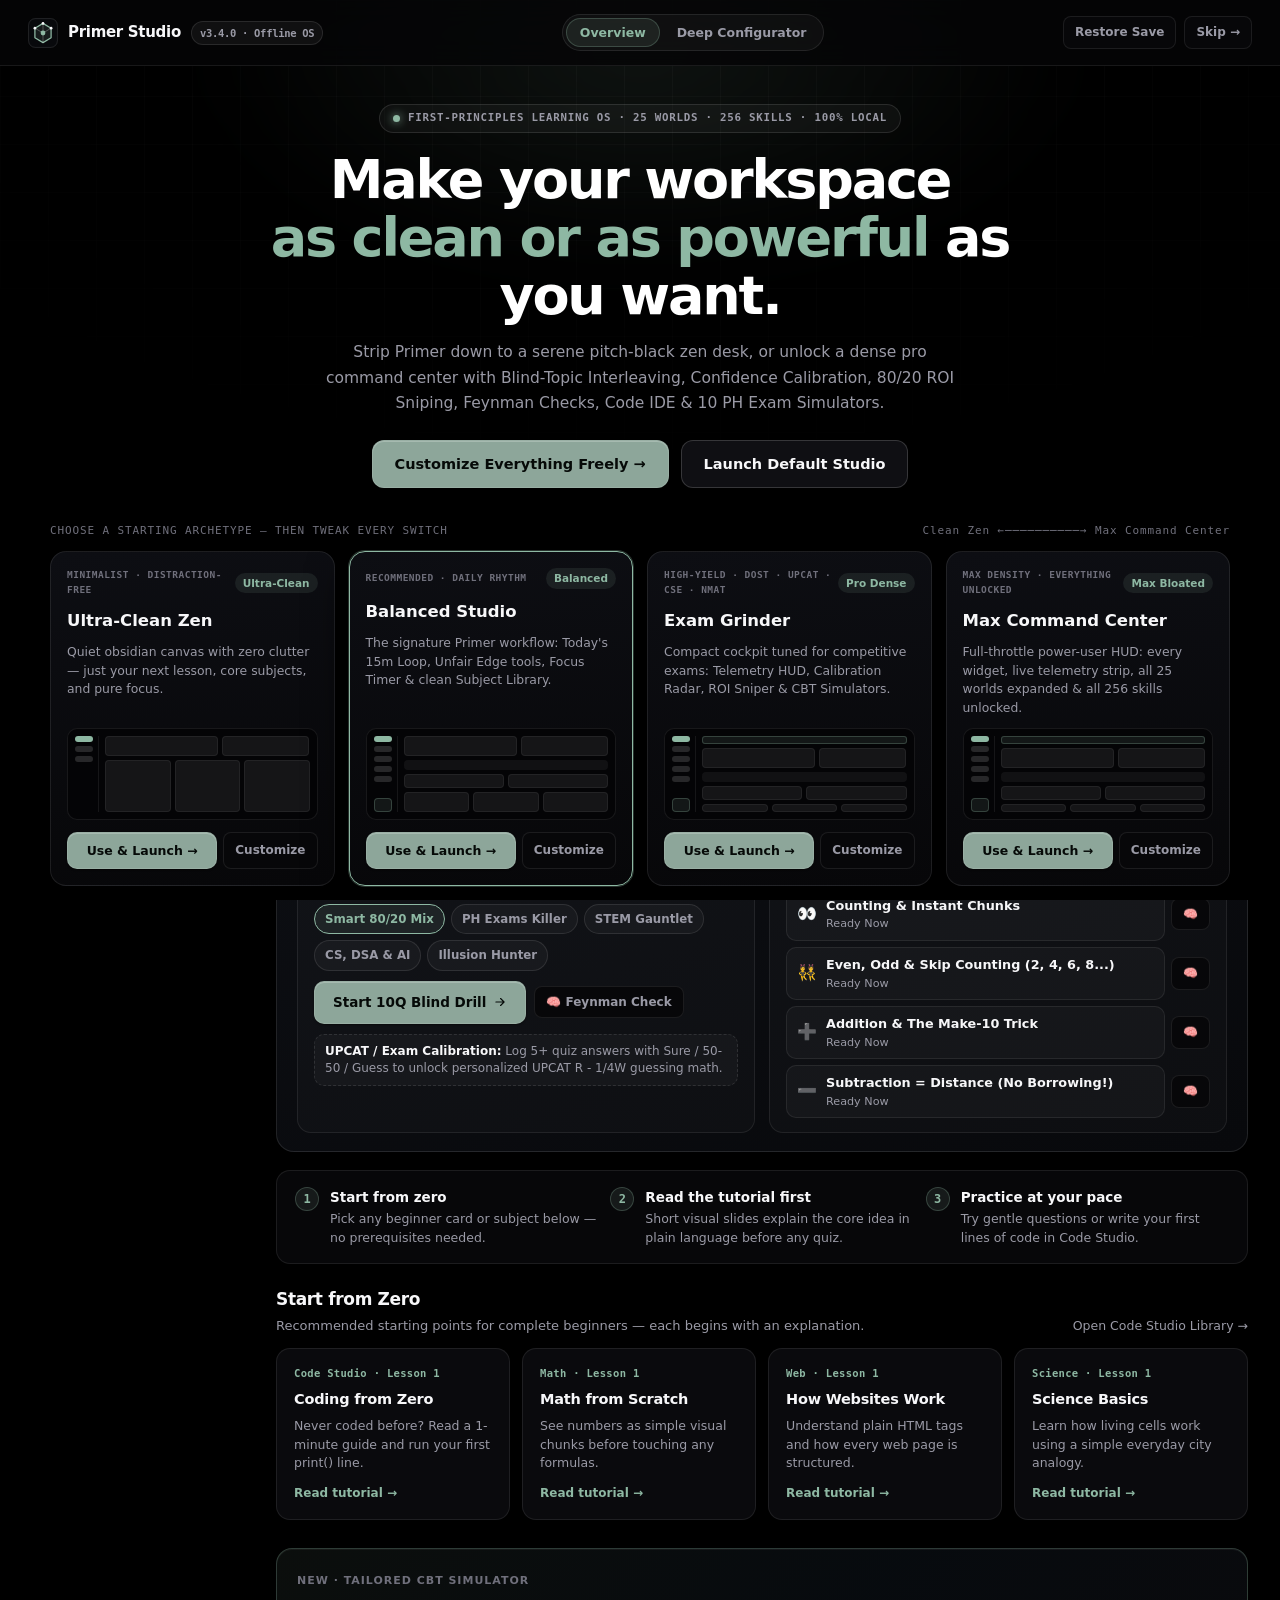
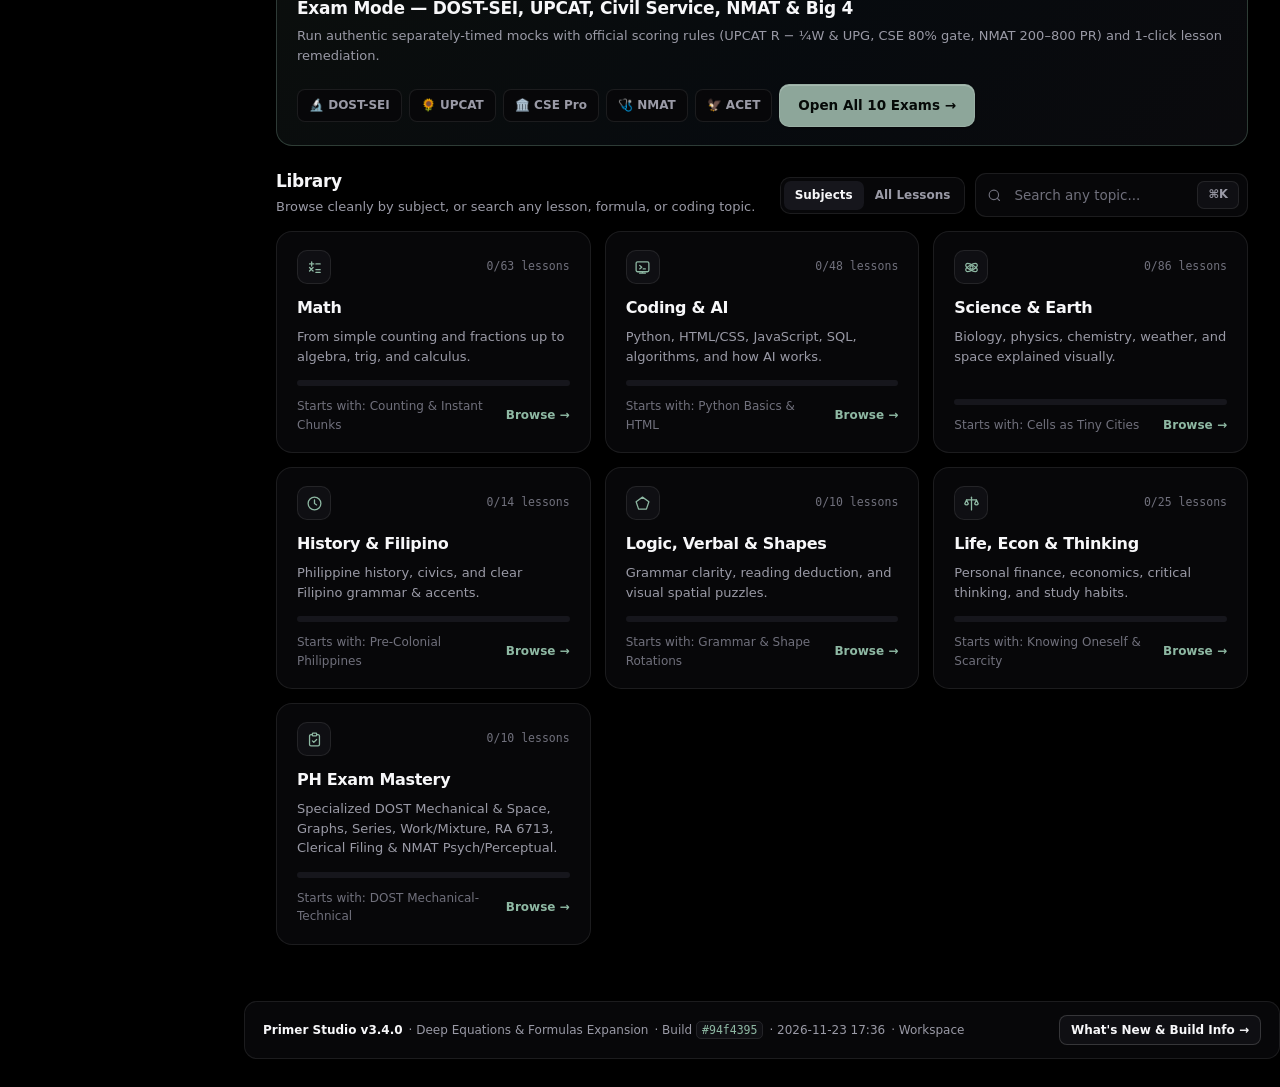
<file: index.html>
<!DOCTYPE html>
<html lang="en">
<head>
  <meta charset="UTF-8" />
  <meta name="viewport" content="width=device-width, initial-scale=1.0, maximum-scale=5.0, viewport-fit=cover" />
  <meta name="theme-color" content="#050507" />
  <meta name="description" content="Primer Studio — Offline-first polymath learning workspace: 256 lessons, 28 playgrounds, Work Studio, Code Studio, 2D Skill Constellation, My Vault SM-2 decks & 10 PH Exam simulators." />
  <title>Primer Studio — First-Principles Learning OS</title>
  <link rel="manifest" href="./manifest.webmanifest" />
  <link rel="icon" type="image/svg+xml" href="./primer-icon.svg?v=3.4.0" />
  <link rel="apple-touch-icon" href="./primer-icon-192.png" />
  <link rel="stylesheet" href="./styles.css?v=3.4.0" />
</head>
<body>
  <div id="primer-boot-splash" class="pr-boot-splash" aria-label="Loading Primer Studio"></div>
  <div class="ml-app-shell">
    <aside id="ml-sidebar" class="ml-sidebar" aria-label="Studio sidebar">
      <div id="ml-brand-slot" class="ml-sidebar-brand"></div>
      <nav id="ml-nav" class="ml-nav" aria-label="Main navigation"></nav>
      <div id="ml-sidebar-foot" class="ml-sidebar-foot"></div>
    </aside>
    <div class="ml-workspace">
      <header id="ml-topbar" class="ml-topbar"></header>
      <main id="ml-main" class="ml-main"></main>
      <footer id="ml-footer" class="ml-footer"></footer>
    </div>
  </div>
  <div id="ml-modal" class="ml-modal hidden" role="dialog" aria-modal="true"></div>
  <section id="primer-print-root" class="pr-print-root" aria-hidden="true"></section>

  <script src="./curriculum.js?v=3.4.0"></script>
  <script src="./science_curriculum.js?v=3.4.0"></script>
  <script src="./exam_expansion.js?v=3.4.0"></script>
  <script src="./latex_tutorial.js?v=3.4.0"></script>
  <script src="./shs_handouts_expansion.js?v=3.4.0"></script>
  <script src="./everylingo_humanities_expansion.js?v=3.4.0"></script>
  <script src="./everylingo_tech_ai_expansion.js?v=3.4.0"></script>
  <script src="./everylingo_stem_laws_expansion.js?v=3.4.0"></script>
  <script src="./everylingo_earth_econ_phil_expansion.js?v=3.4.0"></script>
  <script src="./everylingo_coding_engine.js?v=3.4.0"></script>
  <script src="./everylingo_coding_curriculum.js?v=3.4.0"></script>
  <script src="./everylingo_exam_curriculum.js?v=3.4.0"></script>
  <script src="./everylingo_code_forge.js?v=3.4.0"></script>
  <script src="./everylingo_exam_mode.js?v=3.4.0"></script>
  <script src="./primer_whiteboard.js?v=3.4.0"></script>
  <script src="./primer_work_studio.js?v=3.4.0"></script>
  <script src="./primer_math_physics_expansion.js?v=3.4.0"></script>
  <script src="./primer_chem_bio_sci_expansion.js?v=3.4.0"></script>
  <script src="./primer_my_vault.js?v=3.4.0"></script>
  <script src="./primer_constellation.js?v=3.4.0"></script>
  <script src="./primer_edge.js?v=3.4.0"></script>
  <script src="./primer_onboarding.js?v=3.4.0"></script>
  <script src="./tutor.js?v=3.4.0"></script>
  <script src="./visualizers.js?v=3.4.0"></script>
  <script src="./everylingo_playgrounds.js?v=3.4.0"></script>
  <script src="./memorize.js?v=3.4.0"></script>
  <script src="./build_info.js?v=3.4.0"></script>
  <script src="./app.js?v=3.4.0"></script>
</body>
</html>
</file>
<file: styles.css>
/* ==========================================================================
   EveryLingo Studio — "Obsidian Studio" Pure Pitch-Black Design System
   Dark-only OLED architecture (#000000 canvas, obsidian layers, hairline borders)
   Zero :root declarations — safe for both standalone & embedded runtimes.
   ========================================================================== */

*,
*::before,
*::after {
  box-sizing: border-box;
}

/* ==================== DESIGN TOKENS: PURE PITCH BLACK (OBSIDIAN DEFAULT) ==================== */
body {
  --ml-font-serif: "Iowan Old Style", "Palatino Linotype", "Book Antiqua", Georgia, Cambria, "Times New Roman", serif;
  --ml-font-sans: "Inter", -apple-system, BlinkMacSystemFont, "Segoe UI", Roboto, system-ui, sans-serif;
  --ml-font-display: "Inter", -apple-system, BlinkMacSystemFont, "Segoe UI", Roboto, system-ui, sans-serif;
  --ml-font-mono: "JetBrains Mono", "JetBrainsMono Nerd Font Mono", "JetBrainsMono Nerd Font", "Fira Code", "SFMono-Regular", Menlo, Monaco, Consolas, "Noto Sans Mono", "DejaVu Sans Mono", "Liberation Mono", monospace;

  /* True Pitch-Black Surface Ladder (No washed-out gray) */
  --ml-bg: #000000;
  --ml-sidebar: #030304;
  --ml-surface: #070709;
  --ml-card-bg: #0a0a0d;
  --ml-surface-2: #0f0f13;
  --ml-surface-3: #16161c;
  --ml-glass: rgba(0, 0, 0, 0.86);
  --ml-specular: rgba(255, 255, 255, 0.055);
  --ml-ink: #f7f7f9;
  --ml-ink-muted: #9a9aa6;
  --ml-ink-faint: #70707c;
  --ml-border: rgba(255, 255, 255, 0.085);
  --ml-border-strong: rgba(255, 255, 255, 0.16);

  /* Calm Eucalyptus-Sage Primary & Refined Semantic Accents (Non-Neon) */
  --ml-primary: #8eb8a3;
  --ml-primary-fill: #8da69a;
  --ml-primary-hover: #9fb8ac;
  --ml-on-primary: #060a08;
  --ml-primary-soft: rgba(142, 184, 163, 0.11);
  --ml-primary-border: rgba(142, 184, 163, 0.28);

  --ml-blue: #78b4f5;
  --ml-blue-fill: #356091;
  --ml-blue-soft: rgba(120, 180, 245, 0.11);
  --ml-blue-border: rgba(120, 180, 245, 0.28);

  --ml-amber: #eab349;
  --ml-amber-fill: #b86f11;
  --ml-amber-soft: rgba(234, 179, 73, 0.11);
  --ml-amber-border: rgba(234, 179, 73, 0.30);

  --ml-flame: #f0803c;

  --ml-danger: #f28b8b;
  --ml-danger-fill: #b84242;
  --ml-danger-hover: #9e3535;
  --ml-danger-soft: rgba(242, 139, 139, 0.11);
  --ml-danger-border: rgba(242, 139, 139, 0.30);

  --ml-plum: #a78bfa;
  --ml-plum-soft: rgba(167, 139, 250, 0.12);
  --ml-plum-border: rgba(167, 139, 250, 0.30);

  --ml-rose: #f472b6;

  /* Visualizer Tokens */
  --ml-viz-green: #69b892;
  --ml-viz-blue: #78b4f5;
  --ml-viz-amber: #eab349;
  --ml-viz-plum: #a78bfa;
  --ml-viz-rose: #f472b6;

  --ml-shadow-sm: 0 1px 2px rgba(0, 0, 0, 0.65), inset 0 1px 0 var(--ml-specular);
  --ml-shadow-md: 0 12px 32px rgba(0, 0, 0, 0.72), inset 0 1px 0 var(--ml-specular);
  --ml-shadow-lg: 0 28px 72px rgba(0, 0, 0, 0.88), inset 0 1px 0 rgba(255, 255, 255, 0.07);
  --ml-backdrop: rgba(0, 0, 0, 0.84);

  /* Sync legacy utility vars cleanly */
  --background: var(--ml-bg);
  --foreground: var(--ml-ink);
  --card: var(--ml-surface);
  --content: var(--ml-surface-2);
  --border: var(--ml-border);
  --muted-foreground: var(--ml-ink-muted);

  margin: 0;
  color-scheme: dark;
  font-family: var(--ml-font-sans);
  background-color: var(--ml-bg);
  color: var(--ml-ink);
  line-height: 1.55;
  -webkit-font-smoothing: antialiased;
  text-rendering: optimizeLegibility;
}

button,
input,
textarea {
  font: inherit;
  color: inherit;
}

code,
pre,
kbd,
samp {
  font-family: var(--ml-font-mono);
}

button:focus-visible,
input:focus-visible,
textarea:focus-visible {
  outline: 2px solid var(--ml-primary);
  outline-offset: 2px;
}

/* Custom non-neon range sliders */
input[type="range"] {
  -webkit-appearance: none;
  appearance: none;
  width: 100%;
  height: 6px;
  border-radius: 999px;
  background: var(--ml-border-strong);
  cursor: pointer;
}

input[type="range"]::-webkit-slider-thumb {
  -webkit-appearance: none;
  appearance: none;
  width: 18px;
  height: 18px;
  border-radius: 50%;
  background: var(--ml-primary-fill);
  border: 2px solid var(--ml-surface);
  box-shadow: var(--ml-shadow-sm);
  transition: transform 0.12s ease;
}

input[type="range"]::-webkit-slider-thumb:hover {
  transform: scale(1.12);
}

input[type="range"]::-moz-range-thumb {
  width: 18px;
  height: 18px;
  border-radius: 50%;
  background: var(--ml-primary-fill);
  border: 2px solid var(--ml-surface);
  box-shadow: var(--ml-shadow-sm);
}

/* ==================== WORKSPACE SHELL (SIDEBAR + MAIN COLUMN) ==================== */
.ml-app-shell {
  display: grid;
  grid-template-columns: 244px minmax(0, 1fr);
  min-height: 100vh;
  background: var(--ml-bg);
}

.ml-sidebar {
  position: sticky;
  top: 0;
  height: 100vh;
  display: flex;
  flex-direction: column;
  background: var(--ml-sidebar);
  border-right: 1px solid var(--ml-border);
  padding: 16px 12px 14px;
  z-index: 70;
  overflow-y: auto;
}

.ml-sidebar-brand {
  padding: 2px 4px 18px;
}

.ml-brand-btn {
  width: 100%;
  display: flex;
  align-items: center;
  gap: 11px;
  padding: 4px 6px;
  border: none;
  border-radius: 10px;
  background: transparent;
  color: var(--ml-ink);
  cursor: pointer;
  text-align: left;
  transition: background 0.15s ease;
}

.ml-brand-btn:hover {
  background: var(--ml-surface-2);
}

.ml-brand-mark {
  display: grid;
  place-items: center;
  flex-shrink: 0;
}

.ml-brand-name {
  font-family: var(--ml-font-display);
  font-size: 15.5px;
  font-weight: 700;
  letter-spacing: -0.025em;
  line-height: 1.2;
  color: var(--ml-ink);
}

/* ==================== SIDEBAR NAVIGATION ==================== */
.ml-nav {
  display: flex;
  flex-direction: column;
  gap: 2px;
  flex: 1;
}

.ml-nav-group {
  display: flex;
  flex-direction: column;
  gap: 3px;
}

.ml-nav-divider {
  height: 1px;
  background: var(--ml-border);
  margin: 12px 8px 10px;
}

.ml-nav-section-lbl {
  font-size: 10.5px;
  font-weight: 700;
  letter-spacing: 0.08em;
  text-transform: uppercase;
  color: var(--ml-ink-faint);
  padding: 0 12px 6px;
}

.ml-nav-btn {
  position: relative;
  width: 100%;
  display: flex;
  align-items: center;
  gap: 11px;
  padding: 9px 12px;
  border-radius: 10px;
  border: 1px solid transparent;
  background: transparent;
  color: var(--ml-ink-muted);
  font-weight: 500;
  font-size: 13.5px;
  cursor: pointer;
  text-align: left;
  transition: background 0.14s ease, color 0.14s ease, border-color 0.14s ease;
}

.ml-nav-ico {
  display: inline-flex;
  align-items: center;
  justify-content: center;
  width: 18px;
  height: 18px;
  color: var(--ml-ink-muted);
  flex-shrink: 0;
  transition: color 0.14s ease;
}

.ml-nav-lbl-short {
  display: none;
}

.ml-nav-btn:hover {
  color: var(--ml-ink);
  background: var(--ml-surface);
}

.ml-nav-btn:hover .ml-nav-ico {
  color: var(--ml-ink);
}

.ml-nav-btn.active {
  background: var(--ml-surface-3);
  color: var(--ml-ink);
  border-color: rgba(255, 255, 255, 0.08);
  font-weight: 600;
  box-shadow: inset 0 1px 0 rgba(255, 255, 255, 0.06);
}

.ml-nav-btn.active .ml-nav-ico {
  color: var(--ml-ink);
}

.ml-nav-badge {
  margin-left: auto;
  min-width: 19px;
  height: 19px;
  padding: 0 5px;
  border-radius: 999px;
  background: var(--ml-danger-soft);
  border: 1px solid var(--ml-danger-border);
  color: var(--ml-danger);
  font-size: 11px;
  font-weight: 700;
  display: grid;
  place-items: center;
  font-variant-numeric: tabular-nums;
}

/* Sidebar Footer */
.ml-sidebar-foot {
  margin-top: auto;
  padding-top: 12px;
  border-top: 1px solid var(--ml-border);
  display: flex;
  flex-direction: column;
  gap: 8px;
}

.ml-side-meta {
  display: flex;
  align-items: center;
  justify-content: space-between;
  padding: 0 6px;
  font-size: 11.5px;
  color: var(--ml-ink-faint);
  font-variant-numeric: tabular-nums;
}

.ml-side-meta strong {
  color: var(--ml-ink-muted);
  font-weight: 600;
}

.ml-side-controls {
  display: flex;
  align-items: center;
  gap: 6px;
}

.ml-side-util-btn {
  flex: 1;
  display: inline-flex;
  align-items: center;
  justify-content: center;
  gap: 6px;
  height: 32px;
  padding: 0 10px;
  border-radius: 8px;
  border: 1px solid var(--ml-border);
  background: var(--ml-surface);
  color: var(--ml-ink-muted);
  font-size: 12px;
  font-weight: 600;
  cursor: pointer;
  transition: background 0.14s ease, color 0.14s ease, border-color 0.14s ease;
}

.ml-side-util-btn.is-hearts {
  border-color: var(--ml-danger-border);
  color: var(--ml-danger);
}

.ml-side-util-btn:hover {
  background: var(--ml-surface-2);
  color: var(--ml-ink);
  border-color: var(--ml-border-strong);
}

.ml-side-icon-btn {
  width: 32px;
  height: 32px;
  display: grid;
  place-items: center;
  border-radius: 8px;
  border: 1px solid var(--ml-border);
  background: var(--ml-surface);
  color: var(--ml-ink-muted);
  cursor: pointer;
  transition: background 0.14s ease, color 0.14s ease, border-color 0.14s ease;
}

.ml-side-icon-btn:hover {
  background: var(--ml-surface-2);
  color: var(--ml-ink);
  border-color: var(--ml-border-strong);
}

.ml-side-version-btn {
  width: 100%;
  display: flex;
  align-items: center;
  justify-content: space-between;
  padding: 6px 9px;
  border-radius: 8px;
  border: 1px solid transparent;
  background: transparent;
  color: var(--ml-ink-faint);
  font-family: var(--ml-font-mono);
  font-size: 11px;
  font-weight: 600;
  cursor: pointer;
  transition: background 0.14s ease, color 0.14s ease, border-color 0.14s ease;
}

.ml-side-version-btn:hover {
  background: var(--ml-surface);
  border-color: var(--ml-border);
  color: var(--ml-ink-muted);
}

.ml-side-version-btn.fresh {
  color: var(--ml-primary);
  background: var(--ml-primary-soft);
  border-color: var(--ml-primary-border);
}

.ml-version-left {
  display: inline-flex;
  align-items: center;
  gap: 6px;
}

/* ==================== WORKSPACE & STICKY TOP HEADER ==================== */
.ml-workspace {
  min-width: 0;
  display: flex;
  flex-direction: column;
  background: var(--ml-bg);
}

.ml-topbar {
  position: sticky;
  top: 0;
  z-index: 60;
  height: 64px;
  padding: 0 32px;
  display: flex;
  align-items: center;
  justify-content: space-between;
  gap: 16px;
  background: var(--ml-glass);
  backdrop-filter: blur(18px);
  -webkit-backdrop-filter: blur(18px);
  border-bottom: 1px solid var(--ml-border);
}

.ml-topbar-left {
  display: flex;
  align-items: center;
  gap: 10px;
  min-width: 0;
}

.ml-mobile-brand {
  display: none;
  padding: 0;
  border: none;
  background: transparent;
  cursor: pointer;
  flex-shrink: 0;
}

.ml-page-heading {
  margin: 0;
  font-family: var(--ml-font-display);
  font-size: 17.5px;
  font-weight: 700;
  letter-spacing: -0.025em;
  color: var(--ml-ink);
  white-space: nowrap;
  overflow: hidden;
  text-overflow: ellipsis;
}

.ml-page-heading-short {
  display: none;
}

.ml-topbar-right {
  display: flex;
  align-items: center;
  gap: 10px;
  flex-shrink: 0;
}

.ml-metrics-capsule {
  display: inline-flex;
  align-items: center;
  gap: 13px;
  height: 36px;
  padding: 0 5px 0 13px;
  border-radius: 10px;
  background: var(--ml-surface);
  border: 1px solid var(--ml-border);
  box-shadow: var(--ml-shadow-sm);
}

.ml-metric-item {
  display: inline-flex;
  align-items: center;
  gap: 5px;
  font-size: 13px;
  font-variant-numeric: tabular-nums;
  color: var(--ml-ink);
  white-space: nowrap;
}

.ml-metric-item strong {
  font-weight: 600;
}

.ml-metric-ico {
  display: inline-flex;
  align-items: center;
}

.ml-metric-item.streak .ml-metric-ico {
  color: var(--ml-flame);
}

.ml-metric-item.xp .ml-metric-ico {
  color: var(--ml-amber);
}

.ml-metric-item.gems .ml-metric-ico {
  color: var(--ml-blue);
}

.ml-capsule-add-btn {
  width: 26px;
  height: 26px;
  display: grid;
  place-items: center;
  border-radius: 7px;
  border: 1px solid var(--ml-border);
  background: var(--ml-surface-2);
  color: var(--ml-ink-muted);
  cursor: pointer;
  transition: background 0.14s ease, color 0.14s ease, border-color 0.14s ease;
}

.ml-capsule-add-btn:hover {
  background: var(--ml-surface-3);
  border-color: var(--ml-border-strong);
  color: var(--ml-ink);
}

.ml-top-search-btn {
  width: 196px;
  height: 36px;
  padding: 0 10px 0 12px;
  display: inline-flex;
  align-items: center;
  gap: 8px;
  border-radius: 10px;
  border: 1px solid var(--ml-border);
  background: var(--ml-surface);
  color: var(--ml-ink-muted);
  font-size: 13px;
  cursor: pointer;
  transition: background 0.14s ease, border-color 0.14s ease, color 0.14s ease;
}

.ml-top-search-btn:hover {
  background: var(--ml-surface-2);
  border-color: var(--ml-border-strong);
  color: var(--ml-ink);
}

.ml-search-ico {
  display: inline-flex;
  align-items: center;
  color: var(--ml-ink-faint);
}

.ml-search-placeholder {
  flex: 1;
  text-align: left;
  color: var(--ml-ink-faint);
}

.ml-profile-btn {
  width: 36px;
  height: 36px;
  padding: 0;
  border-radius: 50%;
  border: 1px solid var(--ml-border-strong);
  background: var(--ml-surface-2);
  color: var(--ml-ink-muted);
  display: grid;
  place-items: center;
  cursor: pointer;
  transition: border-color 0.14s ease, color 0.14s ease, background 0.14s ease;
}

.ml-profile-btn:hover {
  border-color: var(--ml-primary-border);
  background: var(--ml-surface-3);
  color: var(--ml-ink);
}

.ml-profile-avatar {
  display: inline-flex;
  align-items: center;
  justify-content: center;
}

.ml-main {
  width: 100%;
  max-width: 1180px;
  margin: 0 auto;
  padding: 26px 32px 56px;
  flex: 1;
}

/* ==================== BENTO DASHBOARD (YOUR JOURNEY + NEXT UP) ==================== */
.ml-bento-grid {
  display: grid;
  grid-template-columns: 1.04fr 1fr;
  gap: 16px;
  margin-bottom: 16px;
}

@media (max-width: 960px) {
  .ml-bento-grid {
    grid-template-columns: 1fr;
  }
}

.ml-bento-card {
  display: flex;
  flex-direction: column;
  padding: 24px 26px;
  border-radius: 16px;
  background: var(--ml-surface);
  border: 1px solid var(--ml-border);
  box-shadow: var(--ml-shadow-sm);
}

.ml-bento-eyebrow {
  font-size: 11px;
  font-weight: 600;
  letter-spacing: 0.09em;
  text-transform: uppercase;
  color: var(--ml-ink-faint);
  margin-bottom: 10px;
}

.ml-journey-title {
  margin: 0 0 10px;
  font-family: var(--ml-font-display);
  font-size: clamp(1.55rem, 1.25rem + 0.9vw, 1.95rem);
  font-weight: 700;
  line-height: 1.15;
  letter-spacing: -0.032em;
  color: var(--ml-ink);
}

.ml-journey-desc {
  margin: 0 0 22px;
  font-size: 14px;
  line-height: 1.52;
  color: var(--ml-ink-muted);
  max-width: 44ch;
}

.ml-journey-progress {
  margin-top: auto;
  margin-bottom: 16px;
}

.ml-journey-progress-row {
  display: flex;
  align-items: center;
  justify-content: space-between;
  gap: 10px;
  font-size: 13px;
  color: var(--ml-ink-muted);
  font-variant-numeric: tabular-nums;
  margin-bottom: 8px;
}

.ml-journey-progress-row strong {
  color: var(--ml-ink);
  font-weight: 700;
}

.ml-muted-paren {
  color: var(--ml-ink-faint);
}

.ml-progress-track {
  height: 6px;
  border-radius: 999px;
  background: var(--ml-surface-3);
  overflow: hidden;
}

.ml-progress-fill {
  height: 100%;
  border-radius: 999px;
  background: var(--ml-primary-fill);
  transition: width 0.35s cubic-bezier(0.16, 1, 0.3, 1);
}

.ml-journey-filters {
  display: flex;
  flex-wrap: wrap;
  gap: 8px;
}

.ml-status-chip {
  display: inline-flex;
  align-items: center;
  gap: 4px;
  padding: 6px 13px;
  border-radius: 999px;
  border: 1px solid var(--ml-border);
  background: transparent;
  color: var(--ml-ink-muted);
  font-size: 12.5px;
  font-weight: 500;
  cursor: pointer;
  transition: background 0.14s ease, border-color 0.14s ease, color 0.14s ease;
}

.ml-status-chip:hover {
  background: var(--ml-surface-2);
  border-color: var(--ml-border-strong);
  color: var(--ml-ink);
}

.ml-status-chip.active {
  background: var(--ml-surface-3);
  border-color: rgba(255, 255, 255, 0.24);
  color: var(--ml-ink);
  font-weight: 600;
}

.ml-status-chip.accent {
  border-color: var(--ml-primary-border);
  background: var(--ml-primary-soft);
  color: var(--ml-primary);
}

.ml-status-chip.danger {
  border-color: var(--ml-danger-border);
  background: var(--ml-danger-soft);
  color: var(--ml-danger);
}

.ml-chip-count {
  color: var(--ml-ink-faint);
  font-variant-numeric: tabular-nums;
}

.ml-status-chip.active .ml-chip-count {
  color: var(--ml-ink-muted);
}

/* Right Bento Card — NEXT UP */
.ml-nextup-head {
  display: flex;
  align-items: center;
  justify-content: space-between;
  gap: 10px;
  margin-bottom: 10px;
}

.ml-nextup-head .ml-bento-eyebrow {
  margin-bottom: 0;
}

.ml-tree-pill-toggle {
  display: inline-flex;
  align-items: center;
  gap: 7px;
  padding: 4px 10px;
  border-radius: 999px;
  border: 1px solid var(--ml-border);
  background: var(--ml-bg);
  color: var(--ml-ink-muted);
  font-size: 11.5px;
  font-weight: 600;
  cursor: pointer;
  transition: border-color 0.14s ease, color 0.14s ease, background 0.14s ease;
}

.ml-tree-pill-toggle.active {
  border-color: var(--ml-primary-border);
  background: var(--ml-primary-soft);
  color: var(--ml-primary);
}

.ml-tree-pill-toggle:hover {
  border-color: var(--ml-border-strong);
}

.ml-nextup-title-row {
  display: flex;
  align-items: center;
  gap: 10px;
  margin-bottom: 8px;
}

.ml-nextup-glyph {
  width: 30px;
  height: 30px;
  border-radius: 8px;
  background: var(--ml-surface-2);
  border: 1px solid var(--ml-border);
  display: grid;
  place-items: center;
  font-size: 15px;
  line-height: 1;
  color: var(--ml-ink-muted);
  flex-shrink: 0;
}

.ml-nextup-title {
  margin: 0;
  font-family: var(--ml-font-display);
  font-size: clamp(1.2rem, 1.05rem + 0.5vw, 1.45rem);
  font-weight: 700;
  letter-spacing: -0.025em;
  line-height: 1.24;
  color: var(--ml-ink);
}

.ml-nextup-sub {
  margin: 0 0 10px;
  font-size: 14px;
  color: var(--ml-ink-muted);
  line-height: 1.45;
}

.ml-nextup-unlocks-meta {
  display: inline-flex;
  align-items: center;
  gap: 4px;
  padding: 0;
  border: none;
  background: transparent;
  color: var(--ml-ink-muted);
  font-size: 13px;
  cursor: pointer;
  transition: color 0.14s ease;
}

.ml-nextup-unlocks-meta strong {
  color: var(--ml-ink);
}

.ml-nextup-unlocks-meta:hover {
  color: var(--ml-primary);
}

/* Mini Visual Unlock Paths Diagram (Mockup Signature Element) */
.ml-unlock-diagram {
  display: flex;
  align-items: center;
  justify-content: center;
  gap: 6px;
  margin: 18px 0 20px;
  min-height: 48px;
}

.ml-unlock-node-pill {
  padding: 6px 13px;
  border-radius: 999px;
  font-size: 12px;
  font-weight: 500;
  white-space: nowrap;
  max-width: 210px;
  overflow: hidden;
  text-overflow: ellipsis;
  cursor: pointer;
  transition: border-color 0.14s ease, background 0.14s ease, color 0.14s ease, transform 0.12s ease;
}

.ml-unlock-node-pill.solid {
  background: var(--ml-surface-3);
  border: 1px solid rgba(255, 255, 255, 0.12);
  color: var(--ml-ink);
}

.ml-unlock-node-pill.ghost {
  background: transparent;
  border: 1px dashed rgba(255, 255, 255, 0.18);
  color: var(--ml-ink-muted);
}

.ml-unlock-node-pill:hover {
  border-color: var(--ml-primary-border);
  color: var(--ml-primary);
  transform: translateY(-1px);
}

.ml-unlock-bridge {
  width: 62px;
  height: 40px;
  flex-shrink: 0;
  display: grid;
  place-items: center;
}

.ml-unlock-bridge svg {
  width: 100%;
  height: 100%;
}

.ml-nextup-cta {
  width: 100%;
  height: 44px;
  margin-top: auto;
  font-size: 14px;
  border-radius: 10px;
}

/* ==================== SEARCH BAR & FILTER PILLS ==================== */
.ml-path-search-bar {
  display: flex;
  align-items: center;
  gap: 10px;
  padding: 0 8px 0 14px;
  height: 44px;
  border-radius: 11px;
  background: var(--ml-surface);
  border: 1px solid var(--ml-border);
  margin-bottom: 14px;
  transition: border-color 0.14s ease;
}

.ml-path-search-bar:focus-within {
  border-color: var(--ml-primary-border);
}

.ml-path-search-ico {
  display: inline-flex;
  align-items: center;
  color: var(--ml-ink-faint);
  flex-shrink: 0;
}

.ml-path-search-input {
  flex: 1;
  min-width: 0;
  height: 100%;
  border: none;
  background: transparent;
  color: var(--ml-ink);
  font-size: 13.5px;
  outline: none;
}

.ml-path-search-input::placeholder {
  color: var(--ml-ink-faint);
}

.ml-path-search-actions {
  display: flex;
  align-items: center;
  gap: 6px;
  flex-shrink: 0;
}

.ml-search-inline-btn {
  height: 28px;
  padding: 0 10px;
  border-radius: 7px;
  border: 1px solid var(--ml-border);
  background: var(--ml-surface-2);
  color: var(--ml-ink-muted);
  font-size: 11.5px;
  font-weight: 600;
  cursor: pointer;
  white-space: nowrap;
  transition: background 0.13s ease, color 0.13s ease, border-color 0.13s ease;
}

.ml-search-inline-btn:hover {
  background: var(--ml-surface-3);
  border-color: var(--ml-border-strong);
  color: var(--ml-ink);
}

.ml-lab-pills {
  display: flex;
  flex-wrap: wrap;
  gap: 7px;
  margin-bottom: 16px;
}

.ml-filter-pill {
  padding: 6px 13px;
  border-radius: 999px;
  border: 1px solid var(--ml-border);
  background: var(--ml-surface);
  color: var(--ml-ink-muted);
  font-size: 12.5px;
  font-weight: 600;
  cursor: pointer;
  transition: all 0.14s ease;
}

.ml-filter-pill:hover {
  color: var(--ml-ink);
  border-color: var(--ml-border-strong);
  background: var(--ml-surface-2);
}

.ml-filter-pill.active {
  background: var(--ml-surface-3);
  color: var(--ml-ink);
  border-color: rgba(255, 255, 255, 0.26);
}

/* ==================== SHARED HERO BANNERS (SPEED GYM, TUTOR, VAULT) ==================== */
.ml-hero-banner {
  display: grid;
  grid-template-columns: 1.45fr 1fr;
  gap: 20px;
  padding: 24px 26px;
  background: var(--ml-surface);
  border: 1px solid var(--ml-border);
  border-radius: 16px;
  box-shadow: var(--ml-shadow-sm);
  margin-bottom: 18px;
}

@media (max-width: 860px) {
  .ml-hero-banner {
    grid-template-columns: 1fr;
    padding: 18px;
  }
}

.ml-hero-left {
  display: flex;
  flex-direction: column;
  align-items: flex-start;
  justify-content: center;
}

.ml-hero-kicker {
  font-size: 11px;
  font-weight: 600;
  letter-spacing: 0.09em;
  text-transform: uppercase;
  color: var(--ml-primary);
  margin-bottom: 8px;
}

.ml-hero-title {
  margin: 0 0 8px;
  font-family: var(--ml-font-display);
  font-size: clamp(1.35rem, 1.1rem + 0.7vw, 1.7rem);
  font-weight: 700;
  line-height: 1.2;
  letter-spacing: -0.028em;
  color: var(--ml-ink);
}

.ml-hero-desc {
  margin: 0 0 16px;
  font-size: 13.5px;
  color: var(--ml-ink-muted);
  max-width: 58ch;
  line-height: 1.5;
}

.ml-hero-right {
  display: flex;
  flex-direction: column;
  justify-content: center;
  gap: 6px;
  padding: 18px 20px;
  border-radius: 13px;
  background: var(--ml-card-bg);
  border: 1px solid var(--ml-border);
}

.ml-rec-label {
  font-size: 10.5px;
  font-weight: 600;
  letter-spacing: 0.08em;
  text-transform: uppercase;
  color: var(--ml-ink-faint);
}

.ml-rec-title {
  font-family: var(--ml-font-display);
  font-size: 17px;
  font-weight: 700;
  letter-spacing: -0.02em;
  color: var(--ml-ink);
  line-height: 1.25;
}

.ml-rec-sub {
  margin: 0;
  font-size: 13px;
  color: var(--ml-ink-muted);
  line-height: 1.48;
}

/* ==================== PLAYGROUNDS SPLIT-PANE STUDIO ==================== */
.ml-lab-head-bar {
  display: flex;
  flex-wrap: wrap;
  align-items: center;
  justify-content: space-between;
  gap: 10px;
  margin-bottom: 14px;
}

.ml-lab-mobile-select {
  display: none;
  width: 100%;
  height: 40px;
  padding: 0 12px;
  border-radius: 10px;
  border: 1px solid var(--ml-border-strong);
  background: var(--ml-surface);
  color: var(--ml-ink);
  font-size: 13.5px;
  font-weight: 600;
}

.ml-lab-workspace {
  display: grid;
  grid-template-columns: 268px minmax(0, 1fr);
  gap: 16px;
  align-items: start;
}

.ml-lab-rail {
  position: sticky;
  top: 82px;
  max-height: calc(100vh - 110px);
  display: flex;
  flex-direction: column;
  border-radius: 14px;
  background: var(--ml-surface);
  border: 1px solid var(--ml-border);
  overflow: hidden;
}

.ml-lab-rail-head {
  display: flex;
  align-items: center;
  justify-content: space-between;
  padding: 11px 14px;
  border-bottom: 1px solid var(--ml-border);
  font-size: 11px;
  font-weight: 700;
  letter-spacing: 0.08em;
  text-transform: uppercase;
  color: var(--ml-ink-faint);
}

.ml-lab-rail-list {
  display: flex;
  flex-direction: column;
  gap: 2px;
  padding: 6px;
  overflow-y: auto;
}

.ml-lab-rail-btn {
  width: 100%;
  display: flex;
  align-items: flex-start;
  gap: 9px;
  padding: 8px 10px;
  border-radius: 9px;
  border: 1px solid transparent;
  background: transparent;
  color: var(--ml-ink-muted);
  font-size: 12.5px;
  font-weight: 500;
  line-height: 1.35;
  text-align: left;
  cursor: pointer;
  transition: background 0.13s ease, color 0.13s ease, border-color 0.13s ease;
}

.ml-lab-rail-btn:hover {
  background: var(--ml-surface-2);
  color: var(--ml-ink);
}

.ml-lab-rail-btn.active {
  background: var(--ml-surface-3);
  border-color: var(--ml-primary-border);
  color: var(--ml-ink);
  font-weight: 600;
}

.ml-lab-num {
  font-family: var(--ml-font-mono);
  font-size: 11px;
  font-weight: 600;
  color: var(--ml-ink-faint);
  padding-top: 1px;
  flex-shrink: 0;
}

.ml-lab-rail-btn.active .ml-lab-num {
  color: var(--ml-primary);
}

.ml-lab-rail-lbl {
  min-width: 0;
}

.ml-lab-stage {
  min-width: 0;
}

@media (max-width: 960px) {
  .ml-lab-workspace {
    grid-template-columns: 1fr;
  }

  .ml-lab-rail {
    display: none;
  }

  .ml-lab-mobile-select {
    display: block;
  }
}

/* ==================== BUTTONS (MODERN OBSIDIAN, NON-NEON) ==================== */
.ml-btn-primary {
  display: inline-flex;
  align-items: center;
  justify-content: center;
  gap: 7px;
  padding: 10px 18px;
  border-radius: 10px;
  border: 1px solid rgba(255, 255, 255, 0.10);
  background: var(--ml-primary-fill);
  color: var(--ml-on-primary);
  font-weight: 700;
  font-size: 13.5px;
  cursor: pointer;
  box-shadow: 0 1px 2px rgba(0, 0, 0, 0.45), inset 0 1px 0 rgba(255, 255, 255, 0.22);
  transition: background 0.14s ease, transform 0.1s ease, box-shadow 0.14s ease;
}

.ml-btn-primary:hover {
  background: var(--ml-primary-hover);
  transform: translateY(-1px);
}

.ml-btn-primary:active {
  transform: translateY(0) scale(0.99);
}

.ml-btn-primary:disabled {
  opacity: 0.42;
  cursor: not-allowed;
  transform: none;
}

.ml-btn-primary.big {
  width: 100%;
  padding: 12px 20px;
  font-size: 15px;
}

.ml-btn-secondary {
  display: inline-flex;
  align-items: center;
  justify-content: center;
  gap: 6px;
  padding: 9px 14px;
  border-radius: 10px;
  border: 1px solid var(--ml-border-strong);
  background: var(--ml-surface-2);
  color: var(--ml-ink);
  font-weight: 600;
  font-size: 13px;
  cursor: pointer;
  transition: background 0.14s ease, border-color 0.14s ease, transform 0.1s ease;
}

.ml-btn-secondary:hover {
  background: var(--ml-surface-3);
  border-color: rgba(255, 255, 255, 0.26);
  transform: translateY(-1px);
}

.ml-btn-danger {
  display: inline-flex;
  align-items: center;
  justify-content: center;
  gap: 6px;
  padding: 10px 16px;
  border-radius: 10px;
  border: 1px solid var(--ml-danger-border);
  background: var(--ml-danger-fill);
  color: #ffffff;
  font-weight: 700;
  font-size: 13.5px;
  cursor: pointer;
  transition: background 0.14s ease, transform 0.1s ease;
}

.ml-btn-danger:hover {
  background: var(--ml-danger-hover);
}

.ml-btn-mini {
  padding: 6px 11px;
  border-radius: 8px;
  border: 1px solid var(--ml-border);
  background: var(--ml-surface);
  color: var(--ml-ink-muted);
  font-size: 12px;
  font-weight: 600;
  cursor: pointer;
  white-space: nowrap;
  transition: background 0.13s ease, border-color 0.13s ease, color 0.13s ease;
}

.ml-btn-mini:hover {
  background: var(--ml-surface-2);
  border-color: var(--ml-border-strong);
  color: var(--ml-ink);
}

.ml-icon-btn {
  width: 34px;
  height: 34px;
  display: grid;
  place-items: center;
  border-radius: 10px;
  border: 1px solid var(--ml-border);
  background: var(--ml-surface);
  color: var(--ml-ink);
  cursor: pointer;
  font-size: 14px;
  transition: background 0.14s ease, border-color 0.14s ease;
}

.ml-icon-btn:hover {
  background: var(--ml-surface-2);
  border-color: var(--ml-border-strong);
}

.ml-elo-pill {
  display: inline-flex;
  align-items: center;
  gap: 5px;
  padding: 4px 10px;
  border-radius: 999px;
  font-size: 12px;
  font-weight: 700;
  font-variant-numeric: tabular-nums;
  border: 1px solid var(--ml-blue-border);
  background: var(--ml-surface-2);
  color: var(--ml-blue);
  white-space: nowrap;
}

/* ==================== WORLD SECTIONS & SKILL CARDS ==================== */
.ml-world-section {
  background: var(--ml-surface);
  border: 1px solid var(--ml-border);
  border-radius: 16px;
  padding: 20px 22px 22px;
  margin-bottom: 18px;
  box-shadow: var(--ml-shadow-sm);
}

.ml-world-header {
  display: flex;
  flex-wrap: wrap;
  align-items: center;
  gap: 14px;
  padding-bottom: 16px;
  margin-bottom: 16px;
  border-bottom: 1px solid var(--ml-border);
  position: relative;
}

.ml-world-right {
  display: flex;
  align-items: center;
  gap: 8px;
  margin-left: auto;
}

.ml-world-badge {
  width: 42px;
  height: 42px;
  border-radius: 11px;
  display: grid;
  place-items: center;
  font-size: 20px;
  background: color-mix(in srgb, var(--world-color, var(--ml-primary)) 14%, var(--ml-bg));
  border: 1px solid color-mix(in srgb, var(--world-color, var(--ml-primary)) 34%, rgba(255, 255, 255, 0.08));
  flex-shrink: 0;
}

.ml-world-meta {
  flex: 1;
  min-width: 210px;
}

.ml-world-meta h2 {
  margin: 0 0 2px;
  font-family: var(--ml-font-display);
  font-size: 18px;
  font-weight: 700;
  color: var(--ml-ink);
  letter-spacing: -0.024em;
}

.ml-world-meta p {
  margin: 0;
  font-size: 13px;
  color: var(--ml-ink-muted);
}

.ml-world-count {
  padding: 5px 11px;
  border-radius: 999px;
  font-size: 12px;
  font-weight: 600;
  font-variant-numeric: tabular-nums;
  background: var(--ml-bg);
  border: 1px solid var(--ml-border);
  color: var(--ml-ink-muted);
}

.ml-node-grid {
  display: grid;
  grid-template-columns: repeat(auto-fill, minmax(260px, 1fr));
  gap: 12px;
}

.ml-node-card {
  display: flex;
  flex-direction: column;
  padding: 16px;
  border-radius: 13px;
  background: var(--ml-card-bg);
  border: 1px solid var(--ml-border);
  border-top: 2px solid color-mix(in srgb, var(--world-color, var(--ml-primary)) 58%, transparent);
  box-shadow: var(--ml-shadow-sm);
  transition: transform 0.16s cubic-bezier(0.16, 1, 0.3, 1), border-color 0.16s ease, background 0.16s ease;
}

.ml-node-card:hover {
  transform: translateY(-2px);
  background: var(--ml-surface-2);
  border-color: var(--ml-border-strong);
  border-top-color: var(--world-color, var(--ml-primary));
}

.ml-node-card.level-3 {
  border-top-color: var(--ml-amber);
  box-shadow: inset 0 0 0 1px var(--ml-amber-border);
}

.ml-node-top {
  display: flex;
  align-items: center;
  justify-content: space-between;
  gap: 8px;
  margin-bottom: 10px;
}

.ml-node-icon-ring {
  width: 36px;
  height: 36px;
  border-radius: 9px;
  display: grid;
  place-items: center;
  font-size: 18px;
  background: color-mix(in srgb, var(--world-color, var(--ml-primary)) 13%, var(--ml-bg));
  border: 1px solid color-mix(in srgb, var(--world-color, var(--ml-primary)) 32%, rgba(255, 255, 255, 0.08));
}

.ml-node-stage-pill {
  display: inline-flex;
  align-items: center;
  gap: 4px;
  padding: 3px 9px;
  border-radius: 999px;
  font-size: 11px;
  font-weight: 600;
  background: var(--ml-bg);
  border: 1px solid var(--ml-border);
  color: var(--ml-ink-muted);
}

.ml-node-stage-pill.level-1 {
  background: var(--ml-blue-soft);
  border-color: var(--ml-blue-border);
  color: var(--ml-blue);
}

.ml-node-stage-pill.level-2 {
  background: var(--ml-primary-soft);
  border-color: var(--ml-primary-border);
  color: var(--ml-primary);
}

.ml-node-stage-pill.level-3 {
  background: var(--ml-amber-soft);
  border-color: var(--ml-amber-border);
  color: var(--ml-amber);
}

.ml-node-order {
  font-size: 10.5px;
  font-weight: 600;
  text-transform: uppercase;
  letter-spacing: 0.06em;
  color: var(--ml-ink-faint);
  margin-bottom: 4px;
}

.ml-node-title {
  margin: 0 0 5px;
  font-size: 15px;
  font-weight: 650;
  letter-spacing: -0.015em;
  line-height: 1.3;
  color: var(--ml-ink);
}

.ml-node-tagline {
  margin: 0 0 14px;
  font-size: 12.5px;
  color: var(--ml-ink-muted);
  line-height: 1.45;
  flex: 1;
}

.ml-node-actions {
  display: flex;
  gap: 7px;
  margin-top: auto;
}

.ml-btn-node {
  flex: 1;
  padding: 8px 11px;
  border-radius: 8px;
  border: 1px solid var(--ml-border-strong);
  background: var(--ml-surface-2);
  color: var(--ml-ink);
  font-weight: 600;
  font-size: 12.5px;
  cursor: pointer;
  transition: background 0.14s ease, color 0.14s ease, border-color 0.14s ease;
}

.ml-btn-node:hover {
  background: var(--ml-primary-fill);
  border-color: var(--ml-primary-fill);
  color: var(--ml-on-primary);
}

.ml-node-card > .ml-btn-node,
.ml-plan-card > .ml-btn-node {
  flex: 0 0 auto;
  width: 100%;
  margin-top: auto;
}

.ml-btn-drill {
  padding: 8px 11px;
  border-radius: 8px;
  border: 1px solid var(--ml-border);
  background: var(--ml-bg);
  color: var(--ml-ink-muted);
  font-weight: 600;
  font-size: 12.5px;
  cursor: pointer;
  transition: background 0.14s ease, color 0.14s ease, border-color 0.14s ease;
}

.ml-btn-drill:hover {
  background: var(--ml-surface-3);
  color: var(--ml-ink);
  border-color: var(--ml-border-strong);
}

/* ==================== SECTION BANNERS, TRAPS & SYNTHESIS ==================== */
.ml-section-banner {
  display: flex;
  flex-wrap: wrap;
  align-items: center;
  justify-content: space-between;
  gap: 14px;
  padding: 18px 22px;
  background: var(--ml-surface);
  border: 1px solid var(--ml-border);
  border-radius: 16px;
  margin-bottom: 16px;
  box-shadow: var(--ml-shadow-sm);
}

.ml-section-banner h2 {
  margin: 0 0 4px;
  font-family: var(--ml-font-display);
  letter-spacing: -0.025em;
  font-size: 20px;
  font-weight: 700;
  color: var(--ml-ink);
}

.ml-section-banner p {
  margin: 0;
  font-size: 13.5px;
  color: var(--ml-ink-muted);
}

.ml-traps-grid {
  display: grid;
  grid-template-columns: repeat(auto-fill, minmax(330px, 1fr));
  gap: 16px;
}

.ml-trap-card {
  background: var(--ml-surface);
  border: 1px solid var(--ml-border);
  border-radius: 16px;
  padding: 18px;
  display: flex;
  flex-direction: column;
  gap: 12px;
  box-shadow: var(--ml-shadow-sm);
}

.ml-trap-card.busted {
  border-color: var(--ml-primary-border);
}

.ml-trap-head {
  display: flex;
  align-items: flex-start;
  justify-content: space-between;
  gap: 10px;
}

.ml-trap-head h3 {
  margin: 0;
  font-size: 15.5px;
  font-weight: 700;
  line-height: 1.3;
}

.ml-trap-status {
  padding: 3px 9px;
  border-radius: 999px;
  font-size: 11px;
  font-weight: 700;
  white-space: nowrap;
  background: var(--ml-surface-2);
  border: 1px solid var(--ml-border);
  color: var(--ml-ink-muted);
}

.ml-trap-expr {
  padding: 11px 14px;
  border-radius: 10px;
  text-align: center;
  font-size: 16px;
  font-weight: 700;
  font-family: var(--ml-font-mono);
  background: var(--ml-surface-2);
  border: 1px solid var(--ml-border);
  color: var(--ml-ink);
}

.ml-trap-compare {
  display: grid;
  grid-template-columns: 1fr 1fr;
  gap: 8px;
}

.ml-trap-wrong,
.ml-trap-right {
  padding: 10px 12px;
  border-radius: 10px;
  font-size: 12.5px;
}

.ml-trap-wrong {
  background: var(--ml-danger-soft);
  border: 1px solid var(--ml-danger-border);
}

.ml-trap-right {
  background: var(--ml-primary-soft);
  border: 1px solid var(--ml-primary-border);
}

.ml-trap-wrong span,
.ml-trap-right span {
  display: block;
  font-size: 11px;
  font-weight: 700;
  text-transform: uppercase;
  letter-spacing: 0.04em;
  opacity: 0.85;
  margin-bottom: 3px;
}

.ml-trap-why {
  margin: 0;
  font-size: 13px;
  color: var(--ml-ink-muted);
}

.ml-trap-rule {
  padding: 10px 12px;
  border-radius: 10px;
  font-size: 13px;
  background: var(--ml-amber-soft);
  border: 1px solid var(--ml-amber-border);
  color: var(--ml-ink);
}

.ml-trap-quiz-box {
  margin-top: auto;
  padding-top: 12px;
  border-top: 1px solid var(--ml-border);
}

.ml-trap-q-prompt {
  font-size: 13px;
  font-weight: 700;
  margin-bottom: 8px;
}

.ml-trap-q-opts {
  display: grid;
  grid-template-columns: 1fr 1fr;
  gap: 7px;
}

.ml-trap-opt {
  padding: 8px 10px;
  border-radius: 9px;
  border: 1px solid var(--ml-border-strong);
  background: var(--ml-bg);
  color: var(--ml-ink);
  font-size: 12.5px;
  font-weight: 600;
  cursor: pointer;
  text-align: left;
  transition: background 0.12s ease, border-color 0.12s ease;
}

.ml-trap-opt:hover {
  background: var(--ml-surface-2);
  border-color: var(--ml-blue);
}

.ml-trap-opt.correct {
  background: var(--ml-primary-soft);
  border-color: var(--ml-primary);
  color: var(--ml-primary);
}

.ml-trap-opt.wrong {
  background: var(--ml-danger-soft);
  border-color: var(--ml-danger);
  color: var(--ml-danger);
}

.ml-trap-feedback {
  margin-top: 8px;
  font-size: 12.5px;
  font-weight: 600;
  min-height: 18px;
  line-height: 1.45;
}

.ml-trap-feedback.ok {
  color: var(--ml-primary);
  background: var(--ml-primary-soft);
  border: 1px solid var(--ml-primary-border);
  padding: 7px 10px;
  border-radius: 8px;
}

.ml-trap-feedback.nope {
  color: #f4a3a3;
  background: var(--ml-danger-soft);
  border: 1px solid var(--ml-danger-border);
  padding: 7px 10px;
  border-radius: 8px;
}

.ml-synth-card {
  background: var(--ml-surface);
  border: 1px solid var(--ml-border);
  border-radius: 16px;
  padding: 18px;
  display: flex;
  flex-direction: column;
  gap: 10px;
  box-shadow: var(--ml-shadow-sm);
}

.ml-synth-footer {
  margin-top: auto;
  padding-top: 10px;
  border-top: 1px solid var(--ml-border);
  display: flex;
  flex-direction: column;
  gap: 10px;
}

.ml-synth-action-row {
  display: flex;
  justify-content: space-between;
  align-items: center;
  flex-wrap: wrap;
  gap: 8px;
}

.ml-synth-card.busted {
  border-color: var(--ml-primary-border);
}

.ml-synth-concepts {
  display: flex;
  flex-wrap: wrap;
  gap: 6px;
}

.ml-synth-chain {
  margin-top: 4px;
  padding: 12px 14px;
  border-radius: 11px;
  background: var(--ml-bg);
  border: 1px solid var(--ml-border);
  border-left: 3px solid var(--ml-primary);
  display: grid;
  gap: 6px;
  font-size: 13px;
}

/* ==================== CHEAT SHEET & BADGES ==================== */
.ml-search-input {
  min-width: 260px;
  width: min(100%, 400px);
  padding: 10px 14px;
  border-radius: 10px;
  border: 1px solid var(--ml-border-strong);
  background: var(--ml-bg);
  color: var(--ml-ink);
  font-size: 13.5px;
}

.ml-search-input::placeholder {
  color: var(--ml-ink-faint);
}

.ml-cheat-list {
  display: grid;
  grid-template-columns: repeat(auto-fill, minmax(420px, 1fr));
  gap: 14px;
}

@media (max-width: 520px) {
  .ml-cheat-list {
    grid-template-columns: 1fr;
  }
}

.ml-cheat-card {
  background: var(--ml-surface);
  border: 1px solid var(--ml-border);
  border-radius: 16px;
  padding: 18px;
  display: flex;
  flex-direction: column;
  gap: 10px;
  box-shadow: var(--ml-shadow-sm);
}

.ml-cheat-head {
  display: flex;
  align-items: center;
  justify-content: space-between;
  gap: 8px;
}

.ml-cheat-era {
  padding: 3px 10px;
  border-radius: 999px;
  font-size: 11.5px;
  font-weight: 700;
  border: 1px solid transparent;
}

.ml-cheat-card h3 {
  margin: 0;
  font-family: var(--ml-font-display);
  letter-spacing: -0.02em;
  font-size: 16.5px;
  font-weight: 700;
}

.ml-cheat-cols {
  display: grid;
  grid-template-columns: 1fr 1.35fr;
  gap: 10px;
}

@media (max-width: 680px) {
  .ml-cheat-cols {
    grid-template-columns: 1fr;
  }
}

.ml-scary-box,
.ml-easy-box {
  padding: 12px 14px;
  border-radius: 11px;
  font-size: 13.5px;
  line-height: 1.5;
}

.ml-scary-box {
  background: var(--ml-bg);
  border: 1px solid var(--ml-border);
  color: var(--ml-ink-muted);
}

.ml-scary-strike {
  text-decoration: line-through;
  text-decoration-color: rgba(255, 255, 255, 0.25);
  opacity: 0.84;
  font-style: italic;
}

.ml-easy-box {
  background: var(--ml-primary-soft);
  border: 1px solid var(--ml-primary-border);
}

.ml-mini-tag {
  display: block;
  font-size: 11px;
  font-weight: 700;
  text-transform: uppercase;
  letter-spacing: 0.05em;
  color: var(--ml-ink-muted);
  margin-bottom: 4px;
}

.ml-cheat-code-strip {
  padding: 10px 13px;
  border-radius: 10px;
  font-size: 13px;
  background: var(--ml-surface-2);
  border: 1px solid var(--ml-border);
  border-left: 3px solid var(--ml-primary);
  color: var(--ml-ink);
}

.ml-badges-grid {
  display: grid;
  grid-template-columns: repeat(auto-fill, minmax(235px, 1fr));
  gap: 10px;
}

.ml-badge-card {
  display: flex;
  align-items: center;
  gap: 12px;
  padding: 13px;
  border-radius: 12px;
  background: var(--ml-surface);
  border: 1px solid var(--ml-border);
  opacity: 0.6;
}

.ml-badge-card.unlocked {
  opacity: 1;
  border-color: var(--ml-amber-border);
  background: var(--ml-amber-soft);
}

.ml-badge-emoji {
  font-size: 24px;
  width: 40px;
  height: 40px;
  display: grid;
  place-items: center;
  border-radius: 10px;
  background: var(--ml-surface);
  border: 1px solid var(--ml-border);
  flex-shrink: 0;
}

.ml-badge-title {
  font-weight: 700;
  font-size: 13.5px;
}

.ml-badge-desc {
  font-size: 12px;
  color: var(--ml-ink-muted);
}

/* ==================== MODAL & LESSON BRIEFING ==================== */
.ml-modal {
  position: fixed;
  inset: 0;
  z-index: 999;
  background: var(--ml-backdrop);
  backdrop-filter: blur(5px);
  display: flex;
  align-items: center;
  justify-content: center;
  padding: 16px;
  overflow-y: auto;
}

.ml-modal.hidden {
  display: none;
}

.ml-modal-shell {
  width: 100%;
  max-width: 780px;
  max-height: 92vh;
  overflow-y: auto;
  background: var(--ml-surface);
  border: 1px solid var(--ml-border-strong);
  border-radius: 20px;
  padding: 22px 24px;
  position: relative;
  box-shadow: var(--ml-shadow-lg);
}

.ml-modal-top {
  display: flex;
  flex-wrap: wrap;
  align-items: center;
  gap: 10px;
  margin-bottom: 16px;
}

.ml-close-btn {
  width: 36px;
  height: 36px;
  border-radius: 10px;
  border: 1px solid var(--ml-border-strong);
  background: var(--ml-surface-2);
  color: var(--ml-ink);
  font-weight: 700;
  cursor: pointer;
  flex-shrink: 0;
}

.ml-close-btn:hover {
  background: var(--ml-surface-3);
}

.ml-brief-pill {
  padding: 5px 12px;
  border-radius: 999px;
  font-size: 12.5px;
  font-weight: 700;
  margin-right: auto;
}

.ml-brief-body {
  display: flex;
  flex-direction: column;
  gap: 14px;
}

.ml-micro-card {
  padding: 14px 16px;
  border-radius: 12px;
  background: var(--ml-bg);
  border: 1px solid var(--ml-border);
}

.ml-micro-label {
  font-size: 11px;
  font-weight: 700;
  text-transform: uppercase;
  letter-spacing: 0.07em;
  color: var(--ml-primary);
  margin-bottom: 5px;
}

.ml-micro-card p {
  margin: 0;
  font-size: 14px;
  line-height: 1.5;
}

.ml-modal-footer {
  display: flex;
  flex-wrap: wrap;
  justify-content: space-between;
  align-items: center;
  gap: 10px;
  margin-top: 18px;
  padding-top: 14px;
  border-top: 1px solid var(--ml-border);
}

/* ==================== QUIZ & BRUTEFORCE RUNNER ==================== */
.ml-quiz-progress-track {
  flex: 1;
  min-width: 140px;
  height: 10px;
  border-radius: 999px;
  background: var(--ml-surface-2);
  border: 1px solid var(--ml-border);
  overflow: hidden;
}

.ml-quiz-progress-fill {
  height: 100%;
  border-radius: 999px;
  background: var(--ml-primary-fill);
  transition: width 0.28s ease;
}

.ml-quiz-badges {
  display: flex;
  align-items: center;
  gap: 6px;
}

.ml-combo-badge,
.ml-heart-badge {
  padding: 4px 10px;
  border-radius: 999px;
  font-size: 12px;
  font-weight: 700;
  font-variant-numeric: tabular-nums;
}

.ml-combo-badge {
  background: var(--ml-amber-soft);
  border: 1px solid var(--ml-amber-border);
  color: var(--ml-amber);
}

.ml-heart-badge {
  background: var(--ml-surface-2);
  border: 1px solid var(--ml-border);
}

.ml-quiz-body {
  padding: 4px 0 12px;
}

.ml-quiz-meta {
  display: flex;
  flex-wrap: wrap;
  justify-content: space-between;
  gap: 8px;
  font-size: 12.5px;
  color: var(--ml-ink-muted);
  margin-bottom: 10px;
}

.ml-question-prompt {
  margin: 0 0 14px;
  font-family: var(--ml-font-display);
  letter-spacing: -0.02em;
  font-size: clamp(1.18rem, 1rem + 0.6vw, 1.42rem);
  font-weight: 700;
  line-height: 1.38;
  color: var(--ml-ink);
}

.ml-hint-box {
  padding: 10px 14px;
  border-radius: 10px;
  background: var(--ml-amber-soft);
  border: 1px solid var(--ml-amber-border);
  font-size: 13.5px;
  margin-bottom: 14px;
}

.ml-hint-box.hidden {
  display: none;
}

.ml-options-grid {
  display: grid;
  grid-template-columns: 1fr 1fr;
  gap: 10px;
  margin-bottom: 12px;
}

@media (max-width: 600px) {
  .ml-options-grid {
    grid-template-columns: 1fr;
  }
}

.ml-option-btn {
  display: flex;
  align-items: center;
  gap: 11px;
  padding: 13px 15px;
  border-radius: 12px;
  border: 1px solid var(--ml-border-strong);
  background: var(--ml-bg);
  color: var(--ml-ink);
  font-size: 14.5px;
  font-weight: 600;
  text-align: left;
  cursor: pointer;
  transition: all 0.14s ease;
}

.ml-option-btn:hover:not(:disabled) {
  border-color: var(--ml-blue);
  background: var(--ml-blue-soft);
}

.ml-option-btn.selected {
  border-color: var(--ml-blue);
  background: var(--ml-blue-soft);
  box-shadow: inset 0 0 0 1px var(--ml-blue);
}

.ml-option-btn.correct {
  border-color: var(--ml-primary);
  background: var(--ml-primary-soft);
  color: var(--ml-ink);
}

.ml-option-btn.wrong {
  border-color: var(--ml-danger);
  background: var(--ml-danger-soft);
}

.ml-key-num {
  width: 26px;
  height: 26px;
  border-radius: 7px;
  display: grid;
  place-items: center;
  font-size: 12px;
  font-weight: 700;
  font-family: var(--ml-font-mono);
  background: var(--ml-surface);
  border: 1px solid var(--ml-border);
  color: var(--ml-ink-muted);
  flex-shrink: 0;
}

.ml-input-answer-wrap {
  margin-bottom: 12px;
}

.ml-answer-input {
  width: 100%;
  padding: 13px 16px;
  border-radius: 12px;
  border: 1.5px solid var(--ml-border-strong);
  background: var(--ml-bg);
  color: var(--ml-ink);
  font-size: 18px;
  font-weight: 700;
  font-family: var(--ml-font-mono);
}

.ml-answer-input.correct {
  border-color: var(--ml-primary);
  background: var(--ml-primary-soft);
}

.ml-answer-input.wrong {
  border-color: var(--ml-danger);
  background: var(--ml-danger-soft);
}

.ml-input-tip {
  margin-top: 6px;
  font-size: 12px;
  color: var(--ml-ink-muted);
}

.ml-quiz-footer {
  margin-top: 12px;
  padding: 14px 16px;
  border-radius: 14px;
  display: flex;
  flex-wrap: wrap;
  align-items: center;
  justify-content: space-between;
  gap: 12px;
}

.ml-quiz-footer.neutral {
  background: var(--ml-surface-2);
  border: 1px solid var(--ml-border);
}

.ml-quiz-footer.correct {
  background: var(--ml-primary-soft);
  border: 1px solid var(--ml-primary-border);
}

.ml-quiz-footer.wrong {
  background: var(--ml-danger-soft);
  border: 1px solid var(--ml-danger-border);
}

.ml-fb-copy {
  flex: 1;
  min-width: 220px;
}

.ml-fb-title {
  font-size: 14.5px;
  font-weight: 700;
  margin-bottom: 3px;
}

.ml-fb-desc {
  font-size: 13px;
  color: var(--ml-ink-muted);
}

.ml-out-of-hearts {
  margin-top: 12px;
  padding: 14px 16px;
  border-radius: 12px;
  background: var(--ml-danger-soft);
  border: 1px solid var(--ml-danger-border);
  display: flex;
  flex-wrap: wrap;
  align-items: center;
  justify-content: space-between;
  gap: 10px;
}

/* ==================== VICTORY PHASE ==================== */
.ml-modal-shell.victory-mode {
  text-align: center;
  overflow: hidden;
}

.ml-confetti-canvas {
  position: absolute;
  inset: 0;
  width: 100%;
  height: 100%;
  pointer-events: none;
}

.ml-victory-body {
  position: relative;
  z-index: 2;
  padding: 10px 6px;
}

.ml-victory-emblem-wrap {
  display: inline-flex;
  align-items: center;
  justify-content: center;
  padding: 10px;
  margin-bottom: 10px;
  border-radius: 24px;
  background: var(--ml-primary-soft);
  border: 1px solid var(--ml-primary-border);
}

.ml-victory-body h2 {
  margin: 4px 0;
  font-family: var(--ml-font-display);
  letter-spacing: -0.028em;
  font-size: 25px;
}

.ml-victory-sub {
  margin: 0 0 18px;
  color: var(--ml-ink-muted);
  font-size: 14px;
}

.ml-victory-stats {
  display: grid;
  grid-template-columns: repeat(3, 1fr);
  gap: 10px;
  margin-bottom: 18px;
}

.ml-vstat {
  padding: 13px;
  border-radius: 12px;
  background: var(--ml-surface-2);
  border: 1px solid var(--ml-border);
}

.ml-vstat span {
  display: block;
  font-size: 12px;
  color: var(--ml-ink-muted);
}

.ml-vstat strong {
  font-size: 19px;
  font-variant-numeric: tabular-nums;
  color: var(--ml-primary);
}

.ml-self-rate-box {
  padding: 14px;
  border-radius: 14px;
  background: var(--ml-bg);
  border: 1px solid var(--ml-border);
  margin-bottom: 18px;
}

.ml-self-rate-title {
  font-size: 13px;
  font-weight: 700;
  margin-bottom: 10px;
}

.ml-self-rate-btns {
  display: flex;
  flex-wrap: wrap;
  justify-content: center;
  gap: 8px;
}

.ml-rate-btn {
  padding: 8px 13px;
  border-radius: 10px;
  border: 1px solid var(--ml-border-strong);
  background: var(--ml-surface);
  color: var(--ml-ink);
  font-size: 13px;
  font-weight: 600;
  cursor: pointer;
}

.ml-rate-btn.active {
  background: var(--ml-primary-soft);
  border-color: var(--ml-primary);
  color: var(--ml-primary);
}

.ml-victory-actions {
  display: flex;
  flex-wrap: wrap;
  justify-content: center;
  gap: 10px;
}

/* ==================== INTERACTIVE VISUALIZERS ==================== */
.ml-viz-card {
  background: var(--ml-surface);
  border: 1px solid var(--ml-border);
  border-radius: 16px;
  padding: 18px;
  box-shadow: var(--ml-shadow-sm);
}

.ml-viz-header {
  display: flex;
  flex-wrap: wrap;
  align-items: center;
  justify-content: space-between;
  gap: 10px;
  margin-bottom: 14px;
}

.ml-viz-title {
  font-family: var(--ml-font-display);
  letter-spacing: -0.02em;
  font-size: 16.5px;
  font-weight: 700;
}

.ml-viz-sub {
  font-size: 12.5px;
  color: var(--ml-ink-muted);
}

.ml-viz-tabs {
  display: flex;
  flex-wrap: wrap;
  gap: 6px;
}

.ml-pill {
  padding: 6px 13px;
  border-radius: 999px;
  border: 1px solid var(--ml-border);
  background: var(--ml-surface);
  color: var(--ml-ink-muted);
  font-size: 12px;
  font-weight: 600;
  cursor: pointer;
  transition: background 0.13s ease, border-color 0.13s ease, color 0.13s ease;
}

.ml-pill:hover {
  color: var(--ml-ink);
  background: var(--ml-surface-2);
  border-color: var(--ml-border-strong);
}

.ml-pill.active {
  background: var(--ml-surface-3);
  color: var(--ml-primary);
  border-color: var(--ml-primary-border);
  box-shadow: inset 0 1px 0 rgba(255, 255, 255, 0.07);
}

.ml-viz-controls {
  display: grid;
  grid-template-columns: repeat(auto-fit, minmax(190px, 1fr));
  gap: 12px;
  padding: 12px 14px;
  border-radius: 12px;
  background: var(--ml-surface-2);
  border: 1px solid var(--ml-border);
  margin-bottom: 14px;
}

.ml-slider-label {
  display: flex;
  flex-direction: column;
  gap: 6px;
  font-size: 12.5px;
}

.ml-pair-sliders {
  display: flex;
  gap: 8px;
}

.ml-viz-stage {
  padding: 14px;
  border-radius: 12px;
  background: var(--ml-bg);
  border: 1px solid var(--ml-border);
}

.ml-equation-hero {
  display: flex;
  flex-wrap: wrap;
  align-items: center;
  justify-content: center;
  gap: 8px;
  font-size: 17px;
  font-weight: 700;
  font-variant-numeric: tabular-nums;
  margin-bottom: 12px;
}

.ml-arrow {
  color: var(--ml-ink-faint);
}

.ml-highlight-green {
  color: var(--ml-primary);
}

.ml-highlight-blue {
  color: var(--ml-blue);
}

.ml-highlight-purple {
  color: var(--ml-plum);
}

.ml-ten-bar {
  display: flex;
  align-items: center;
  height: 36px;
  border-radius: 9px;
  overflow: hidden;
  background: var(--ml-surface-2);
  border: 1px solid var(--ml-border);
}

.ml-ten-fill {
  height: 100%;
  background: var(--ml-blue-fill);
  color: #ffffff;
  font-weight: 700;
  font-size: 12.5px;
  display: grid;
  place-items: center;
}

.ml-ten-steal {
  height: 100%;
  background: var(--ml-primary-fill);
  color: var(--ml-on-primary);
  font-weight: 700;
  font-size: 12.5px;
  display: grid;
  place-items: center;
}

.ml-block-caption {
  font-size: 12px;
  color: var(--ml-ink-muted);
  margin-bottom: 5px;
}

.ml-block-group {
  margin-bottom: 10px;
}

.ml-area-split {
  display: flex;
  align-items: center;
  gap: 8px;
  margin-bottom: 10px;
}

.ml-area-box {
  padding: 14px 10px;
  border-radius: 10px;
  text-align: center;
  min-width: 85px;
}

.ml-area-tens {
  background: var(--ml-blue-soft);
  border: 1.5px solid var(--ml-blue-border);
}

.ml-area-ones {
  background: var(--ml-primary-soft);
  border: 1.5px solid var(--ml-primary-border);
}

.ml-area-dims {
  font-size: 12px;
  color: var(--ml-ink-muted);
}

.ml-area-num {
  font-size: 20px;
  font-weight: 800;
  font-variant-numeric: tabular-nums;
}

.ml-area-plus {
  font-size: 19px;
  font-weight: 800;
  color: var(--ml-ink-faint);
}

.ml-frac-bar {
  display: flex;
  gap: 3px;
  height: 30px;
  padding: 3px;
  border-radius: 9px;
  background: var(--ml-surface-2);
  border: 1px solid var(--ml-border);
}

.ml-frac-seg {
  flex: 1;
  border-radius: 5px;
  background: var(--ml-border);
}

.ml-scale-trays {
  display: flex;
  align-items: stretch;
  gap: 12px;
  margin-bottom: 12px;
}

.ml-tray {
  flex: 1;
  padding: 12px;
  border-radius: 12px;
  background: var(--ml-surface);
  border: 1px solid var(--ml-border);
  text-align: center;
}

.ml-tray-items {
  display: flex;
  flex-wrap: wrap;
  justify-content: center;
  gap: 6px;
  min-height: 38px;
  margin-bottom: 8px;
}

.ml-x-chip,
.ml-num-chip {
  padding: 4px 10px;
  border-radius: 7px;
  font-weight: 700;
  font-size: 12.5px;
  font-variant-numeric: tabular-nums;
}

.ml-x-chip {
  background: var(--ml-plum-soft);
  border: 1px solid var(--ml-plum-border);
  color: #d8c8ff;
}

.ml-num-chip {
  background: var(--ml-blue-soft);
  border: 1px solid var(--ml-blue-border);
  color: var(--ml-blue);
}

.ml-tray-plate {
  font-size: 12px;
  font-weight: 700;
  color: var(--ml-ink-muted);
}

.ml-scale-fulcrum {
  display: grid;
  place-items: center;
  font-size: 22px;
  font-weight: 800;
  color: var(--ml-ink-faint);
}

.ml-scale-actions {
  display: flex;
  flex-wrap: wrap;
  justify-content: center;
  gap: 8px;
  margin-bottom: 10px;
}

.ml-action-btn {
  padding: 8px 14px;
  border-radius: 9px;
  border: 1px solid rgba(255, 255, 255, 0.12);
  background: var(--ml-primary-fill);
  color: var(--ml-on-primary);
  font-size: 12.5px;
  font-weight: 700;
  cursor: pointer;
}

.ml-action-btn.secondary {
  background: var(--ml-surface);
  border-color: var(--ml-border-strong);
  color: var(--ml-ink);
}

.ml-solved-tag {
  padding: 8px 14px;
  border-radius: 10px;
  background: var(--ml-primary-soft);
  border: 1px solid var(--ml-primary-border);
  color: var(--ml-primary);
  font-weight: 700;
}

.ml-svg-box {
  width: 100%;
  max-height: 210px;
  display: block;
}

.ml-svg-square {
  width: 100%;
  max-width: 240px;
  display: block;
  margin: 0 auto;
}

.ml-circle-grid {
  display: grid;
  grid-template-columns: 240px 1fr;
  gap: 16px;
  align-items: center;
}

@media (max-width: 640px) {
  .ml-circle-grid {
    grid-template-columns: 1fr;
  }
}

.ml-circle-readout {
  display: flex;
  flex-direction: column;
  gap: 8px;
  max-width: 440px;
}

.ml-readout-pill {
  display: flex;
  align-items: center;
  justify-content: space-between;
  gap: 10px;
  padding: 9px 12px;
  border-radius: 10px;
  background: var(--ml-surface);
  border: 1px solid var(--ml-border);
  border-left-width: 3px;
  font-size: 13px;
  font-variant-numeric: tabular-nums;
}

.ml-viz-note {
  margin-top: 10px;
  font-size: 13px;
  color: var(--ml-ink-muted);
  text-align: center;
}

/* ==================== MEMORIZE VAULT, MATRICES & SIEVE ==================== */
.ml-mem-card {
  background: var(--ml-surface);
  border: 1px solid var(--ml-border);
  border-radius: 16px;
  padding: 18px 20px;
  box-shadow: var(--ml-shadow-sm);
}

.ml-card-warn {
  border-color: var(--ml-amber-border);
}

.ml-mem-toolbar {
  display: flex;
  flex-wrap: wrap;
  align-items: center;
  justify-content: space-between;
  gap: 12px;
  margin-bottom: 14px;
}

.ml-mx-layout {
  display: grid;
  grid-template-columns: 1.45fr 1fr;
  gap: 16px;
  align-items: start;
}

@media (max-width: 820px) {
  .ml-mx-layout {
    grid-template-columns: 1fr;
  }
}

.ml-mx-scroll {
  overflow-x: auto;
  padding-bottom: 6px;
}

.ml-mx-table {
  width: 100%;
  border-collapse: separate;
  border-spacing: 3px;
  min-width: 440px;
}

.ml-mx-head,
.ml-mx-corner {
  padding: 6px 4px;
  font-size: 12px;
  font-weight: 700;
  text-align: center;
  color: var(--ml-ink-muted);
  background: var(--ml-surface-2);
  border-radius: 6px;
}

.ml-mx-cell {
  width: 34px;
  height: 32px;
  border-radius: 6px;
  border: 1px solid var(--ml-border);
  background: var(--ml-bg);
  color: var(--ml-ink);
  font-size: 12px;
  font-weight: 700;
  font-variant-numeric: tabular-nums;
  cursor: pointer;
}

.ml-mx-cell.cross {
  background: var(--ml-primary-soft);
  border-color: var(--ml-primary-border);
}

.ml-mx-cell.focus {
  background: var(--ml-amber-soft);
  border-color: var(--ml-amber-border);
}

.ml-mx-cell.sel {
  background: var(--ml-primary-fill);
  color: var(--ml-on-primary);
  border-color: var(--ml-primary-hover);
  font-weight: 800;
}

.ml-mx-cell.mastered {
  background: var(--ml-primary-soft);
  border-color: var(--ml-primary-border);
  color: var(--ml-primary);
}

.ml-mx-cell.dim {
  opacity: 0.25;
}

.ml-mx-inspector {
  padding: 16px;
  border-radius: 14px;
  background: var(--ml-bg);
  border: 1px solid var(--ml-border);
}

.ml-mx-big-eq {
  font-family: var(--ml-font-mono);
  font-size: 25px;
  font-weight: 800;
  text-align: center;
  margin-bottom: 12px;
  color: var(--ml-primary);
}

.ml-mx-quiz-form {
  display: flex;
  gap: 8px;
  margin-bottom: 12px;
}

.ml-div-input-row {
  display: flex;
  flex-wrap: wrap;
  gap: 10px;
  margin-bottom: 14px;
}

.ml-div-checks-grid {
  display: grid;
  grid-template-columns: repeat(auto-fill, minmax(185px, 1fr));
  gap: 8px;
}

.ml-div-chip {
  padding: 10px 12px;
  border-radius: 10px;
  border: 1px solid var(--ml-border);
  background: var(--ml-bg);
}

.ml-div-chip.ok {
  border-color: var(--ml-primary-border);
  background: var(--ml-primary-soft);
}

.ml-div-chip.no {
  opacity: 0.7;
}

.ml-div-chip-top {
  display: flex;
  justify-content: space-between;
  font-size: 13px;
  margin-bottom: 3px;
}

.ml-div-chip-why {
  font-size: 11.5px;
  color: var(--ml-ink-muted);
}

.ml-rules-grid {
  display: grid;
  grid-template-columns: repeat(auto-fill, minmax(220px, 1fr));
  gap: 10px;
}

.ml-flip-grid {
  display: grid;
  grid-template-columns: repeat(auto-fill, minmax(136px, 1fr));
  gap: 9px;
}

.ml-flip-card {
  padding: 13px 10px;
  border-radius: 12px;
  border: 1px solid var(--ml-border-strong);
  background: var(--ml-bg);
  color: var(--ml-ink);
  cursor: pointer;
  text-align: center;
  display: flex;
  flex-direction: column;
  gap: 4px;
  transition: transform 0.12s ease, border-color 0.14s ease;
}

.ml-flip-card:hover {
  transform: translateY(-2px);
  border-color: var(--ml-blue);
}

.ml-flip-card.open {
  border-color: var(--ml-plum);
  background: var(--ml-plum-soft);
}

.ml-flip-q {
  font-size: 15px;
  font-weight: 700;
}

.ml-flip-a {
  font-size: 12.5px;
  font-weight: 700;
  color: var(--ml-primary);
}

.ml-trig-table {
  width: 100%;
  border-collapse: collapse;
  font-size: 13.5px;
  font-variant-numeric: tabular-nums;
}

.ml-trig-table th,
.ml-trig-table td {
  padding: 10px 12px;
  text-align: center;
  border-bottom: 1px solid var(--ml-border);
}

.ml-trig-table th {
  color: var(--ml-blue);
  font-size: 12px;
  text-transform: uppercase;
  letter-spacing: 0.04em;
}

.ml-two-col-mem {
  display: grid;
  grid-template-columns: 1fr 1fr;
  gap: 12px;
}

@media (max-width: 680px) {
  .ml-two-col-mem {
    grid-template-columns: 1fr;
  }
}

.ml-sieve-grid {
  display: grid;
  grid-template-columns: repeat(10, 1fr);
  gap: 4px;
  margin-bottom: 12px;
}

.ml-sieve-cell {
  padding: 7px 2px;
  border-radius: 7px;
  border: 1px solid var(--ml-border);
  background: var(--ml-surface);
  color: var(--ml-ink-muted);
  font-size: 12px;
  font-weight: 700;
  font-variant-numeric: tabular-nums;
  cursor: pointer;
}

.ml-sieve-cell.hit {
  background: var(--ml-primary-soft);
  border-color: var(--ml-primary-border);
  color: var(--ml-primary);
}

.ml-sieve-cell.selected {
  background: var(--ml-amber-fill);
  color: #ffffff;
  border-color: var(--ml-amber-fill);
}

.ml-sieve-inspector {
  padding: 12px 14px;
  border-radius: 10px;
  background: var(--ml-surface);
  border: 1px solid var(--ml-border);
  font-size: 13px;
}

/* ==================== SPEED GYM & GUIDED 12x12 COURSE ==================== */
.ml-gym-grid {
  display: grid;
  grid-template-columns: repeat(auto-fill, minmax(235px, 1fr));
  gap: 14px;
}

.ml-sprint-timer {
  padding: 6px 14px;
  border-radius: 999px;
  font-size: 16px;
  font-weight: 800;
  font-variant-numeric: tabular-nums;
  background: var(--ml-surface-2);
  border: 1px solid var(--ml-border-strong);
}

.ml-course-hero {
  display: grid;
  grid-template-columns: 1.35fr 1fr;
  gap: 20px;
  align-items: center;
}

@media (max-width: 780px) {
  .ml-course-hero {
    grid-template-columns: 1fr;
  }
}

.ml-hm-grid {
  display: grid;
  grid-template-columns: repeat(12, 1fr);
  gap: 3px;
  max-width: 280px;
  margin: 0 auto;
}

.ml-hm-cell {
  aspect-ratio: 1;
  border-radius: 4px;
  font-size: 9px;
  font-weight: 700;
  display: grid;
  place-items: center;
  font-variant-numeric: tabular-nums;
  background: var(--ml-surface-2);
  border: 1px solid var(--ml-border);
  color: var(--ml-ink-faint);
}

.ml-hm-cell.familiar {
  background: var(--ml-blue-soft);
  border-color: var(--ml-blue-border);
  color: var(--ml-blue);
}

.ml-hm-cell.mastered {
  background: var(--ml-primary-fill);
  border-color: var(--ml-primary-hover);
  color: var(--ml-on-primary);
  font-weight: 800;
}

.ml-fact-strip {
  display: flex;
  flex-wrap: wrap;
  gap: 6px;
  margin-bottom: 14px;
}

.ml-fact-chip {
  padding: 4px 10px;
  border-radius: 999px;
  font-size: 12px;
  font-weight: 700;
  background: var(--ml-surface-2);
  border: 1px solid var(--ml-border);
  color: var(--ml-ink-muted);
}

.ml-fact-chip.active {
  border-color: var(--ml-blue);
  color: var(--ml-blue);
}

.ml-fact-chip.cur {
  background: var(--ml-amber-soft);
  border-color: var(--ml-amber-border);
  color: var(--ml-amber);
}

.ml-fact-chip.done {
  background: var(--ml-primary-soft);
  border-color: var(--ml-primary-border);
  color: var(--ml-primary);
}

.ml-spotlight-card {
  padding: 20px;
  border-radius: 14px;
  background: var(--ml-bg);
  border: 1.5px solid var(--ml-primary-border);
  text-align: center;
}

.ml-dot-matrix-wrap {
  display: inline-flex;
  flex-direction: column;
  gap: 4px;
  padding: 12px 14px;
  border-radius: 11px;
  background: var(--ml-surface);
  border: 1px solid var(--ml-border);
  margin: 10px 0;
}

.ml-dot-row {
  display: flex;
  justify-content: center;
  gap: 4px;
}

.ml-dot-cell {
  width: 11px;
  height: 11px;
  border-radius: 3px;
  background: var(--ml-blue-fill);
}

/* ==================== BRUTEFORCE CONTROLS ==================== */
.ml-btn-bruteforce {
  display: inline-flex;
  align-items: center;
  justify-content: center;
  gap: 6px;
  padding: 9px 15px;
  border-radius: 10px;
  border: 1px solid rgba(242, 139, 139, 0.36);
  background: rgba(242, 139, 139, 0.14);
  color: #fda4af;
  font-weight: 700;
  font-size: 13px;
  cursor: pointer;
  transition: background 0.14s ease, color 0.14s ease, border-color 0.14s ease, transform 0.1s ease;
}

.ml-btn-bruteforce.big {
  width: 100%;
  padding: 12px 20px;
  font-size: 14.5px;
}

.ml-btn-bruteforce:hover {
  background: rgba(242, 139, 139, 0.24);
  border-color: rgba(242, 139, 139, 0.56);
  color: #ffffff;
  transform: translateY(-1px);
}

.ml-btn-bruteforce-mini {
  padding: 8px 10px;
  border-radius: 8px;
  border: 1px solid rgba(242, 139, 139, 0.32);
  background: rgba(242, 139, 139, 0.12);
  color: #fda4af;
  font-weight: 700;
  font-size: 12px;
  cursor: pointer;
  transition: background 0.14s ease, color 0.14s ease, border-color 0.14s ease;
}

.ml-btn-bruteforce-mini:hover {
  background: rgba(242, 139, 139, 0.24);
  border-color: rgba(242, 139, 139, 0.54);
  color: #ffffff;
}

.ml-bf-goals {
  display: grid;
  grid-template-columns: repeat(auto-fit, minmax(175px, 1fr));
  gap: 8px;
  margin-top: 8px;
}

.ml-bf-goal-btn {
  padding: 11px 12px;
  border-radius: 11px;
  border: 1px solid var(--ml-border-strong);
  background: var(--ml-surface);
  color: var(--ml-ink);
  text-align: left;
  cursor: pointer;
  display: flex;
  flex-direction: column;
  gap: 3px;
}

.ml-bf-goal-btn span {
  font-size: 11.5px;
  color: var(--ml-ink-muted);
}

.ml-bf-goal-btn.active {
  border-color: var(--ml-danger);
  background: var(--ml-danger-soft);
}

.ml-bf-pick-grid {
  display: grid;
  grid-template-columns: repeat(auto-fill, minmax(210px, 1fr));
  gap: 7px;
  max-height: 270px;
  overflow-y: auto;
  padding-right: 4px;
}

.ml-bf-pick-chip {
  padding: 8px 10px;
  border-radius: 9px;
  border: 1px solid var(--ml-border);
  background: var(--ml-surface);
  color: var(--ml-ink-muted);
  font-size: 12px;
  font-weight: 600;
  text-align: left;
  cursor: pointer;
}

.ml-bf-pick-chip.picked {
  border-color: var(--ml-danger);
  background: var(--ml-danger-soft);
  color: var(--ml-ink);
}

/* ==================== SMART TUTOR HQ ==================== */
.ml-tutor-hero {
  display: grid;
  grid-template-columns: 1.45fr 1fr;
  gap: 16px;
  margin-bottom: 18px;
}

@media (max-width: 780px) {
  .ml-tutor-hero {
    grid-template-columns: 1fr;
  }
}

.ml-tutor-elo-card {
  background: var(--ml-surface);
  border: 1px solid var(--ml-border);
  border-radius: 16px;
  padding: 22px;
  display: flex;
  flex-direction: column;
  justify-content: space-between;
  gap: 12px;
  box-shadow: var(--ml-shadow-sm);
}

.ml-tutor-gauntlet-cta {
  background: var(--ml-surface);
  border: 1px solid var(--ml-primary-border);
  border-top: 3px solid var(--ml-primary-fill);
  border-radius: 16px;
  padding: 20px;
  display: flex;
  flex-direction: column;
  justify-content: space-between;
  gap: 10px;
  box-shadow: var(--ml-shadow-sm);
}

.ml-elo-row {
  display: flex;
  flex-wrap: wrap;
  align-items: center;
  gap: 14px;
  margin-bottom: 14px;
}

.ml-elo-badge {
  padding: 8px 14px;
  border-radius: 12px;
  border: 1.5px solid var(--ml-blue);
  background: var(--ml-surface-2);
  font-family: var(--ml-font-mono);
  font-size: 19px;
  font-weight: 800;
  font-variant-numeric: tabular-nums;
}

.ml-quad-strip {
  display: flex;
  flex-wrap: wrap;
  gap: 6px;
}

.ml-quad-pill {
  padding: 4px 10px;
  border-radius: 999px;
  font-size: 12px;
  font-weight: 600;
  font-variant-numeric: tabular-nums;
  background: var(--ml-surface-2);
  border: 1px solid var(--ml-border);
  color: var(--ml-ink-muted);
}

.ml-root-alert {
  display: flex;
  flex-wrap: wrap;
  align-items: center;
  justify-content: space-between;
  gap: 10px;
  padding: 12px 14px;
  border-radius: 11px;
  background: var(--ml-amber-soft);
  border: 1px solid var(--ml-amber-border);
  font-size: 13.5px;
}

.ml-plan-grid {
  display: grid;
  grid-template-columns: repeat(auto-fill, minmax(235px, 1fr));
  gap: 12px;
  margin-top: 12px;
}

.ml-plan-card {
  display: flex;
  flex-direction: column;
  padding: 14px;
  border-radius: 12px;
  background: var(--ml-bg);
  border: 1px solid var(--ml-border);
}

.ml-plan-card.done {
  border-color: var(--ml-primary-border);
  background: var(--ml-primary-soft);
}

.ml-plan-top {
  display: flex;
  justify-content: space-between;
  align-items: center;
  font-size: 11.5px;
  font-weight: 700;
  margin-bottom: 4px;
}

.ml-plan-why {
  font-size: 12px;
  color: var(--ml-ink-muted);
  margin-top: auto;
  padding-top: 8px;
  border-top: 1px dashed var(--ml-border);
}

.ml-two-col-tutor {
  display: grid;
  grid-template-columns: 1.15fr 1fr;
  gap: 16px;
}

@media (max-width: 820px) {
  .ml-two-col-tutor {
    grid-template-columns: 1fr;
  }
}

.ml-rec-mode-card {
  display: flex;
  align-items: center;
  justify-content: space-between;
  gap: 14px;
  padding: 13px 15px;
  border-radius: 12px;
  background: var(--ml-bg);
  border: 1px solid var(--ml-border);
}

.ml-rec-mode-copy {
  flex: 1;
  min-width: 0;
}

.ml-rec-mode-go {
  flex-shrink: 0;
  white-space: nowrap;
}

.ml-weak-pairs-wrap {
  display: flex;
  flex-wrap: wrap;
  gap: 6px;
}

.ml-crack-list {
  display: grid;
  gap: 8px;
  padding: 14px;
  border-radius: 12px;
  background: var(--ml-amber-soft);
  border: 1px solid var(--ml-amber-border);
}

.ml-backup-box {
  width: 100%;
  min-height: 92px;
  padding: 10px 12px;
  border-radius: 10px;
  border: 1px solid var(--ml-border-strong);
  background: var(--ml-bg);
  color: var(--ml-ink);
  font-family: var(--ml-font-mono);
  font-size: 12px;
  resize: vertical;
}

/* ==================== INSTANT TOAST & SMART TOUCH NUMPAD ==================== */
.ml-instant-toast {
  padding: 10px 14px;
  border-radius: 10px;
  font-size: 13.5px;
  font-weight: 700;
  margin-bottom: 12px;
}

.ml-instant-toast.ok {
  background: var(--ml-primary-soft);
  border: 1px solid var(--ml-primary-border);
  color: var(--ml-primary);
}

.ml-instant-toast.nope {
  background: var(--ml-amber-soft);
  border: 1px solid var(--ml-amber-border);
  color: var(--ml-amber);
}

/* Hide on-screen touch numpad on desktop mouse+keyboard; show automatically on touch / narrow screens */
.ml-touch-numpad {
  display: none;
  margin-top: 10px;
}

@media (pointer: coarse), (max-width: 780px) {
  .ml-touch-numpad {
    display: block;
  }
}

.ml-numpad-grid {
  display: grid;
  grid-template-columns: repeat(3, 1fr);
  gap: 7px;
  margin-bottom: 8px;
}

.ml-numpad-btn {
  min-height: 44px;
  border-radius: 10px;
  border: 1px solid var(--ml-border-strong);
  background: var(--ml-surface);
  color: var(--ml-ink);
  font-size: 17px;
  font-weight: 700;
  cursor: pointer;
}

.ml-numpad-btn:active {
  background: var(--ml-surface-2);
  transform: scale(0.97);
}

.ml-numpad-lock {
  min-height: 46px;
}

/* ==================== OFFLINE LATEX TYPESETTING & 5-SLIDE TUTORIAL ==================== */
.ml-math {
  font-family: "STIX Two Math", "Cambria Math", Georgia, "Times New Roman", serif;
  font-size: 1.06em;
  letter-spacing: 0.01em;
}

.ml-math-block {
  display: block;
  text-align: center;
  font-size: 1.2em;
  line-height: 1.75;
  padding: 6px 2px;
  overflow-x: auto;
  overflow-y: hidden;
}

.ml-math-text {
  font-family: var(--ml-font-sans);
  font-size: 0.92em;
}

.ml-math-rm,
.ml-math-fn {
  font-style: normal;
}

.ml-frac {
  display: inline-flex;
  flex-direction: column;
  align-items: center;
  vertical-align: middle;
  margin: 0 3px;
  line-height: 1.1;
  font-size: 0.92em;
}

.ml-frac > .ml-num {
  padding: 0 5px 2px;
  border-bottom: 1.5px solid currentColor;
  text-align: center;
}

.ml-frac > .ml-den {
  padding: 2px 5px 0;
  text-align: center;
}

.ml-sqrt {
  display: inline-flex;
  align-items: stretch;
  vertical-align: middle;
  margin: 0 2px;
}

.ml-rad-sym {
  font-size: 1.15em;
  line-height: 1;
  margin-right: 1px;
}

.ml-radicand {
  border-top: 1.5px solid currentColor;
  padding: 1px 4px 0 3px;
  line-height: 1.15;
}

.ml-op-stack {
  display: inline-flex;
  flex-direction: column;
  align-items: center;
  vertical-align: middle;
  line-height: 1;
  margin: 0 4px;
}

.ml-op-top,
.ml-op-bot {
  font-size: 0.64em;
  line-height: 1.1;
}

.ml-op-sym {
  font-size: 1.32em;
  line-height: 1;
}

.ml-xarrow {
  display: inline-flex;
  flex-direction: column;
  align-items: center;
  vertical-align: middle;
  margin: 0 5px;
  line-height: 1;
}

.ml-xarrow-lbl {
  font-size: 0.68em;
  font-family: var(--ml-font-sans);
  margin-bottom: -2px;
}

.ml-xarrow-sym {
  font-size: 1.1em;
}

.ml-vec {
  display: inline-block;
  position: relative;
  font-weight: 700;
}

.ml-vec::after {
  content: "→";
  position: absolute;
  top: -0.62em;
  left: 50%;
  transform: translateX(-50%);
  font-size: 0.6em;
  font-weight: 400;
}

.ml-hat {
  display: inline-block;
  position: relative;
  font-weight: 700;
}

.ml-hat::after {
  content: "^";
  position: absolute;
  top: -0.55em;
  left: 50%;
  transform: translateX(-50%);
  font-size: 0.7em;
}

.ml-sup {
  font-size: 0.72em;
  vertical-align: super;
  line-height: 0;
}

.ml-sub {
  font-size: 0.72em;
  vertical-align: sub;
  line-height: 0;
}

/* 5-Slide Editorial Stepper & Textbook Worked-Example Plates */
.ml-tut-stepper {
  display: flex;
  flex-wrap: wrap;
  gap: 6px;
  padding: 5px;
  border-radius: 12px;
  background: var(--ml-surface-2);
  border: 1px solid var(--ml-border);
}

.ml-tut-step-pill {
  flex: 1 1 95px;
  padding: 7px 10px;
  border-radius: 9px;
  border: 1px solid transparent;
  background: transparent;
  color: var(--ml-ink-muted);
  font-size: 12px;
  font-weight: 700;
  cursor: pointer;
  transition: all 0.14s ease;
}

.ml-tut-step-pill:hover {
  color: var(--ml-ink);
}

.ml-tut-step-pill.active {
  background: var(--ml-surface);
  color: var(--ml-ink);
  border-color: var(--ml-border-strong);
  box-shadow: var(--ml-shadow-sm);
}

.ml-tut-step-pill.done {
  color: var(--ml-primary);
}

.ml-tut-slide {
  display: flex;
  flex-direction: column;
  gap: 12px;
}

.ml-tut-heading {
  margin: 0;
  font-family: var(--ml-font-display);
  letter-spacing: -0.024em;
  font-size: 20.5px;
  font-weight: 700;
  line-height: 1.25;
}

.ml-hero-formula-box {
  padding: 16px 18px;
  border-radius: 12px;
  background: var(--ml-bg);
  border: 1px solid var(--ml-border-strong);
  border-left: 3px solid var(--ml-primary);
  color: var(--ml-ink);
  text-align: center;
}

.ml-worked-box {
  display: flex;
  flex-direction: column;
  gap: 10px;
  padding: 16px;
  border-radius: 14px;
  background: var(--ml-bg);
  border: 1px solid var(--ml-border);
}

.ml-worked-step {
  display: flex;
  align-items: flex-start;
  gap: 12px;
  padding: 12px 14px;
  border-radius: 11px;
  background: var(--ml-surface);
  border: 1px solid var(--ml-border);
}

.ml-worked-num {
  width: 26px;
  height: 26px;
  border-radius: 50%;
  background: var(--ml-primary-soft);
  border: 1px solid var(--ml-primary-border);
  color: var(--ml-primary);
  font-size: 12.5px;
  font-weight: 700;
  display: grid;
  place-items: center;
  flex-shrink: 0;
  margin-top: 2px;
}

.ml-worked-copy {
  flex: 1;
  min-width: 0;
}

.ml-worked-label {
  font-size: 11px;
  font-weight: 700;
  text-transform: uppercase;
  letter-spacing: 0.06em;
  color: var(--ml-primary);
  margin-bottom: 4px;
}

.ml-worked-math {
  font-size: 16px;
  font-weight: 700;
  line-height: 1.7;
  padding: 2px 0;
  margin-bottom: 4px;
  overflow-x: auto;
  overflow-y: hidden;
}

.ml-worked-why {
  font-size: 13px;
  color: var(--ml-ink-muted);
  line-height: 1.45;
}

.ml-worked-answer {
  padding: 12px 16px;
  border-radius: 11px;
  background: var(--ml-primary-soft);
  border: 1px solid var(--ml-primary-border);
  text-align: center;
  font-size: 15.5px;
  font-weight: 700;
}

.ml-scary-toggle {
  font-size: 12.5px;
  color: var(--ml-ink-muted);
}

.ml-scary-toggle summary {
  cursor: pointer;
  font-weight: 600;
}

/* ==================== EVERYLINGO CODE, SVG & PLAYGROUND EXTENSIONS ==================== */
.ml-inline-code {
  display: inline-block;
  padding: 1px 6px;
  border-radius: 6px;
  background: var(--ml-surface-2);
  border: 1px solid var(--ml-border);
  font-family: var(--ml-font-mono);
  font-size: 0.88em;
  font-weight: 600;
  color: var(--ml-primary);
  vertical-align: baseline;
}

.ml-q-code {
  margin: 0 0 14px;
  padding: 12px 14px;
  border-radius: 11px;
  background: var(--ml-surface-2);
  border: 1px solid var(--ml-border-strong);
  border-left: 3px solid var(--ml-primary);
  font-family: var(--ml-font-mono);
  font-size: 13px;
  line-height: 1.55;
  overflow-x: auto;
  color: var(--ml-ink);
}

.ml-q-visual {
  margin: 0 0 14px;
  padding: 10px 12px;
  border-radius: 12px;
  background: var(--ml-bg);
  border: 1px solid var(--ml-border);
  display: flex;
  justify-content: center;
}

.ml-token-strip {
  display: flex;
  flex-wrap: wrap;
  gap: 8px;
  margin-bottom: 12px;
}

.ml-token-chip {
  display: inline-flex;
  align-items: center;
  gap: 6px;
  padding: 6px 10px;
  border-radius: 9px;
  background: var(--ml-surface-2);
  border: 1px solid var(--ml-border-strong);
  font-family: var(--ml-font-mono);
  font-size: 13px;
  font-weight: 700;
}

.ml-token-chip small {
  font-size: 10.5px;
  color: var(--ml-ink-muted);
}

.ml-token-chip.sampled {
  background: var(--ml-primary-soft);
  border-color: var(--ml-primary-border);
  color: var(--ml-primary);
}

.ml-prob-bars {
  display: grid;
  gap: 8px;
  margin-bottom: 10px;
}

.ml-prob-row {
  display: grid;
  grid-template-columns: 82px 1fr 54px;
  align-items: center;
  gap: 10px;
}

.ml-prob-tok {
  font-family: var(--ml-font-mono);
  font-size: 13px;
  font-weight: 700;
}

.ml-prob-track {
  height: 12px;
  border-radius: 999px;
  background: var(--ml-surface-2);
  border: 1px solid var(--ml-border);
  overflow: hidden;
}

.ml-prob-fill {
  height: 100%;
  border-radius: 999px;
  background: var(--ml-primary-fill);
  transition: width 0.18s ease;
}

.ml-prob-pct {
  text-align: right;
  font-family: var(--ml-font-mono);
  font-size: 12.5px;
}

.ml-attn-grid {
  display: flex;
  flex-wrap: wrap;
  gap: 7px;
}

.ml-attn-word {
  display: inline-flex;
  flex-direction: column;
  align-items: center;
  min-width: 62px;
  padding: 7px 10px;
  border-radius: 10px;
  border: 1.5px solid var(--ml-border-strong);
  cursor: pointer;
  transition: transform 0.12s ease;
}

.ml-attn-word:hover {
  transform: translateY(-1px);
}

.ml-attn-word.query {
  box-shadow: 0 0 0 2px var(--ml-amber-soft);
}

.ml-attn-word span {
  font-size: 11px;
  font-family: var(--ml-font-mono);
  color: var(--ml-ink-muted);
}

.ml-sandbox-grid {
  display: grid;
  grid-template-columns: 1fr 1fr;
  gap: 12px;
  align-items: stretch;
}

.ml-sandbox-editors {
  display: flex;
  flex-direction: column;
  gap: 10px;
}

.ml-code-label {
  display: flex;
  flex-direction: column;
  gap: 4px;
  font-size: 11.5px;
  font-weight: 700;
  text-transform: uppercase;
  letter-spacing: 0.04em;
  color: var(--ml-ink-muted);
}

.ml-code-textarea {
  width: 100%;
  padding: 10px 12px;
  border-radius: 10px;
  border: 1px solid var(--ml-border-strong);
  background: var(--ml-bg);
  color: var(--ml-ink);
  font-family: var(--ml-font-mono);
  font-size: 12.5px;
  line-height: 1.48;
  resize: vertical;
}

.ml-sandbox-preview-wrap {
  display: flex;
  flex-direction: column;
}

.ml-sandbox-iframe {
  width: 100%;
  flex: 1;
  min-height: 245px;
  border-radius: 12px;
  border: 1px solid var(--ml-border-strong);
  background: #070709;
}

.ml-flex-demo-box {
  padding: 10px 14px;
  border-radius: 9px;
  background: var(--ml-blue-fill);
  color: #fcfaf5;
  font-weight: 700;
  font-size: 13px;
}

.ml-py-trace-grid {
  display: grid;
  grid-template-columns: 1.2fr 1fr;
  gap: 12px;
}

.ml-py-code-panel,
.ml-py-mem-panel {
  padding: 12px;
  border-radius: 12px;
  background: var(--ml-bg);
  border: 1px solid var(--ml-border);
}

.ml-py-line {
  display: flex;
  align-items: center;
  gap: 10px;
  padding: 5px 8px;
  border-radius: 7px;
  font-family: var(--ml-font-mono);
  font-size: 12.5px;
}

.ml-py-line.active {
  background: var(--ml-amber-soft);
  border-left: 3px solid var(--ml-amber-fill);
  font-weight: 700;
}

.ml-py-ln {
  width: 18px;
  text-align: right;
  color: var(--ml-ink-faint);
  font-size: 11px;
  user-select: none;
}

.ml-py-vars {
  display: flex;
  flex-wrap: wrap;
  gap: 7px;
  margin-top: 6px;
}

.ml-py-var-chip {
  display: inline-flex;
  align-items: center;
  gap: 6px;
  padding: 5px 9px;
  border-radius: 8px;
  background: var(--ml-surface);
  border: 1px solid var(--ml-border-strong);
  font-family: var(--ml-font-mono);
  font-size: 12px;
}

.ml-py-var-chip span {
  color: var(--ml-blue);
  font-weight: 700;
}

.ml-py-out {
  margin-top: 6px;
  padding: 8px 10px;
  border-radius: 8px;
  background: var(--ml-surface-2);
  border: 1px solid var(--ml-border);
  font-family: var(--ml-font-mono);
  font-size: 12.5px;
  min-height: 38px;
}

.ml-bits-grid {
  display: grid;
  grid-template-columns: repeat(8, minmax(0, 1fr));
  gap: 6px;
  margin-top: 10px;
}

.ml-bit-btn {
  display: flex;
  flex-direction: column;
  align-items: center;
  gap: 3px;
  padding: 10px 4px;
  border-radius: 10px;
  border: 1.5px solid var(--ml-border-strong);
  background: var(--ml-surface-2);
  cursor: pointer;
  transition: all 0.12s ease;
}

.ml-bit-btn.on {
  background: var(--ml-primary-fill);
  border-color: var(--ml-primary-hover);
  color: var(--ml-on-primary);
}

.ml-bit-wt {
  font-size: 10.5px;
  font-family: var(--ml-font-mono);
  opacity: 0.78;
}

.ml-bit-btn strong {
  font-size: 18px;
  font-family: var(--ml-font-mono);
}

.ml-raven-grid {
  display: grid;
  grid-template-columns: repeat(3, 74px);
  gap: 8px;
  justify-content: center;
}

.ml-raven-cell {
  width: 74px;
  height: 74px;
  border-radius: 11px;
  background: var(--ml-surface);
  border: 2px solid var(--ml-border-strong);
  display: grid;
  place-items: center;
}

.ml-raven-cell.target {
  border-style: dashed;
  border-color: var(--ml-viz-amber);
  background: var(--ml-amber-soft);
}

.ml-cube-net-grid {
  display: grid;
  grid-template-columns: repeat(3, 76px);
  gap: 6px;
  justify-content: center;
}

.ml-cube-face {
  height: 60px;
  border-radius: 10px;
  border: 2px solid var(--ml-border-strong);
  background: var(--ml-surface);
  display: flex;
  flex-direction: column;
  align-items: center;
  justify-content: center;
  cursor: pointer;
  transition: transform 0.12s ease;
}

.ml-cube-face:hover {
  transform: scale(1.04);
}

.ml-cube-face span {
  font-size: 9.5px;
  font-weight: 700;
  text-transform: uppercase;
}

.ml-cube-face.selected {
  background: var(--ml-blue-fill);
  border-color: var(--ml-blue-fill);
  color: #fcfaf5;
}

.ml-cube-face.opposite {
  background: var(--ml-amber-soft);
  border-color: var(--ml-amber-fill);
  color: var(--ml-amber);
}

.ml-cube-face.adjacent {
  background: var(--ml-primary-soft);
  border-color: var(--ml-primary-border);
  color: var(--ml-primary);
}

/* Global & Skill Path Search UI */
.ml-search-trigger {
  display: inline-flex;
  align-items: center;
  gap: 6px;
}

.ml-kbd-hint {
  font-family: var(--ml-font-mono);
  font-size: 10px;
  font-weight: 700;
  padding: 1px 5px;
  border-radius: 5px;
  background: var(--ml-surface-2);
  border: 1px solid var(--ml-border-strong);
  color: var(--ml-ink-muted);
}

.ml-path-search-row {
  display: flex;
  flex-wrap: wrap;
  gap: 10px;
  align-items: center;
  margin-bottom: 12px;
}

.ml-path-search-inp {
  flex: 1 1 280px;
  min-width: 0;
}

.ml-search-group {
  margin-bottom: 14px;
}

.ml-search-list {
  display: grid;
  gap: 8px;
  margin-top: 6px;
}

.ml-search-item {
  width: 100%;
  display: flex;
  align-items: center;
  justify-content: space-between;
  gap: 12px;
  padding: 10px 12px;
  border-radius: 11px;
  border: 1px solid var(--ml-border);
  background: var(--ml-bg);
  text-align: left;
  cursor: pointer;
  transition: border-color 0.12s ease, background 0.12s ease;
}

.ml-search-item:hover {
  border-color: var(--ml-primary-border);
  background: var(--ml-surface);
}

.ml-search-item.static {
  cursor: default;
}

/* ==================== MOBILE & TABLET RESPONSIVE WORKSPACE ==================== */
@media (max-width: 960px) {
  .ml-app-shell {
    grid-template-columns: 1fr;
  }

  .ml-sidebar {
    position: fixed;
    top: auto;
    left: 0;
    right: 0;
    bottom: 0;
    height: auto;
    z-index: 900;
    padding: 6px 8px calc(8px + env(safe-area-inset-bottom, 0px));
    background: rgba(5, 5, 7, 0.96);
    backdrop-filter: blur(18px);
    -webkit-backdrop-filter: blur(18px);
    border-right: none;
    border-top: 1px solid var(--ml-border);
    box-shadow: 0 -8px 28px rgba(0, 0, 0, 0.78);
    overflow-y: visible;
  }

  .ml-sidebar-brand,
  .ml-sidebar-foot,
  .ml-nav-divider,
  .ml-nav-section-lbl {
    display: none;
  }

  .ml-nav {
    flex-direction: row;
    align-items: center;
    justify-content: flex-start;
    gap: 4px;
    overflow-x: auto;
    scrollbar-width: none;
  }

  .ml-nav-group {
    display: contents;
  }

  .ml-nav-btn {
    width: auto;
    flex: 0 0 auto;
    flex-direction: column;
    justify-content: center;
    align-items: center;
    gap: 3px;
    padding: 6px 8px;
    font-size: 10.5px;
    min-width: 58px;
  }

  .ml-nav-lbl-full {
    display: none;
  }

  .ml-nav-lbl-short {
    display: block;
    white-space: nowrap;
    overflow: hidden;
    text-overflow: ellipsis;
    max-width: 100%;
  }

  .ml-nav-badge {
    position: absolute;
    top: 1px;
    right: calc(50% - 19px);
    min-width: 15px;
    height: 15px;
    font-size: 9.5px;
    margin-left: 0;
    border: 1.5px solid #050507;
  }

  .ml-mobile-brand {
    display: inline-flex;
  }

  .ml-topbar {
    padding: 0 14px;
    height: 56px;
    gap: 8px;
  }

  .ml-main {
    padding: 16px 14px 96px;
  }

  .ml-footer {
    margin: 0 14px 92px;
  }
}

@media (max-width: 768px) {
  .ml-sandbox-grid,
  .ml-py-trace-grid {
    grid-template-columns: 1fr;
  }

  .ml-bits-grid {
    grid-template-columns: repeat(4, minmax(0, 1fr));
  }

  .ml-page-heading-full {
    display: none;
  }

  .ml-page-heading-short {
    display: inline;
  }

  .ml-page-heading {
    font-size: 15.5px;
  }

  .ml-topbar-right {
    gap: 6px;
  }

  .ml-metrics-capsule {
    gap: 8px;
    height: 32px;
    padding: 0 4px 0 9px;
  }

  .ml-metric-item {
    font-size: 12px;
    gap: 3px;
  }

  .ml-capsule-add-btn {
    width: 24px;
    height: 24px;
  }

  .ml-top-search-btn {
    width: 32px;
    height: 32px;
    padding: 0;
    justify-content: center;
  }

  .ml-profile-btn {
    width: 32px;
    height: 32px;
  }

  .ml-search-placeholder,
  .ml-top-search-btn .ml-kbd-hint {
    display: none;
  }

  .ml-cat-bar {
    flex-wrap: nowrap;
    overflow-x: auto;
    padding-bottom: 4px;
    scrollbar-width: none;
    -webkit-overflow-scrolling: touch;
  }

  .ml-cat-bar::-webkit-scrollbar {
    display: none;
  }

  .ml-cat-pill {
    flex-shrink: 0;
  }

  .ml-bento-card {
    padding: 18px;
  }

  .ml-unlock-diagram {
    flex-wrap: wrap;
  }

  .ml-unlock-bridge {
    width: 44px;
  }

  .ml-path-search-actions {
    display: none;
  }

  .ml-modal {
    padding: 0;
    align-items: flex-end;
  }

  .ml-modal-shell {
    max-height: 94vh;
    border-radius: 18px 18px 0 0;
    padding: 16px 16px 24px;
  }

  .ml-victory-stats {
    grid-template-columns: 1fr;
  }
}

@media (prefers-reduced-motion: reduce) {
  *,
  *::before,
  *::after {
    animation-duration: 0.01ms !important;
    transition-duration: 0.01ms !important;
  }
}

/* ==================== V2 ENGINE: MATRICES, SVG TILES, 2-LEVEL FILTER, HEATMAP, SHOP & PAPER THEMES ==================== */
.ml-mat {
  display: inline-flex;
  align-items: center;
  vertical-align: middle;
  margin: 0 3px;
}

.ml-mat-paren {
  font-size: 1.9em;
  font-weight: 300;
  line-height: 1;
  transform: scaleY(1.12);
}

.ml-mat-grid {
  display: inline-flex;
  flex-direction: column;
  gap: 2px;
  padding: 0 5px;
}

.ml-mat-row {
  display: flex;
  justify-content: space-between;
  gap: 12px;
  line-height: 1.25;
}

.ml-mat-cell {
  min-width: 14px;
  text-align: center;
}

.ml-opt-grid-svg {
  display: grid;
  grid-template-columns: repeat(2, minmax(0, 1fr));
  gap: 10px;
  margin-top: 12px;
}

.ml-opt-svg-btn {
  flex-direction: column;
  align-items: center;
  justify-content: center;
  text-align: center;
  padding: 12px 10px;
  gap: 8px;
  position: relative;
}

.ml-opt-svg-btn .ml-key-num {
  position: absolute;
  top: 8px;
  left: 8px;
}

.ml-opt-svg-wrap {
  display: flex;
  align-items: center;
  justify-content: center;
}

.ml-opt-svg {
  width: 70px;
  height: 70px;
  display: block;
}

.ml-opt-svg-lbl {
  font-size: 12.5px;
  font-weight: 700;
  line-height: 1.3;
}

.ml-sub-filter-bar {
  display: flex;
  flex-wrap: wrap;
  gap: 6px;
  margin: -6px 0 18px;
  padding: 8px 10px;
  border-radius: 12px;
  background: var(--ml-surface);
  border: 1px solid var(--ml-border);
}

.ml-heatmap-grid {
  display: grid;
  grid-template-columns: repeat(21, minmax(0, 1fr));
  gap: 5px;
}

.ml-heatmap-cell {
  aspect-ratio: 1 / 1;
  border-radius: 5px;
  background: #121218;
  border: 1px solid rgba(255, 255, 255, 0.13);
  display: block;
}

.ml-heatmap-cell.lvl-1 {
  background: color-mix(in srgb, var(--ml-primary) 22%, #000000);
  border-color: color-mix(in srgb, var(--ml-primary) 34%, #000000);
}

.ml-heatmap-cell.lvl-2 {
  background: color-mix(in srgb, var(--ml-primary) 46%, #000000);
  border-color: color-mix(in srgb, var(--ml-primary) 58%, #000000);
}

.ml-heatmap-cell.lvl-3 {
  background: color-mix(in srgb, var(--ml-primary) 72%, #000000);
  border-color: color-mix(in srgb, var(--ml-primary) 82%, #000000);
}

.ml-heatmap-cell.lvl-4 {
  background: var(--ml-primary);
  border-color: var(--ml-primary);
}

.ml-shop-grid {
  display: grid;
  grid-template-columns: repeat(auto-fit, minmax(190px, 1fr));
  gap: 10px;
}

.ml-shop-card {
  background: var(--ml-bg);
  border: 1px solid var(--ml-border);
  border-radius: 14px;
  padding: 14px;
  display: flex;
  flex-direction: column;
  gap: 7px;
}

.ml-shop-card.active {
  border-color: var(--ml-primary-border);
  background: var(--ml-primary-soft);
}

.ml-shop-swatch-row {
  display: flex;
  align-items: center;
  gap: 8px;
}

.ml-shop-swatch {
  width: 14px;
  height: 14px;
  border-radius: 50%;
  border: 1px solid rgba(255, 255, 255, 0.28);
  flex-shrink: 0;
}

/* ==================== PITCH-BLACK ACCENT THEMES (DARK-ONLY OLED) ==================== */
body.theme-carbon {
  --ml-bg: #000000;
  --ml-sidebar: #030406;
  --ml-surface: #07090d;
  --ml-card-bg: #090c12;
  --ml-surface-2: #0f131c;
  --ml-surface-3: #161d2b;
  --ml-border: rgba(148, 184, 255, 0.10);
  --ml-border-strong: rgba(148, 184, 255, 0.20);
  --ml-primary: #78b4f5;
  --ml-primary-fill: #3b82f6;
  --ml-primary-hover: #60a5fa;
  --ml-on-primary: #ffffff;
  --ml-primary-soft: rgba(96, 165, 250, 0.13);
  --ml-primary-border: rgba(96, 165, 250, 0.32);
}

body.paper-kyoto {
  --ml-bg: #000000;
  --ml-sidebar: #040303;
  --ml-surface: #090707;
  --ml-card-bg: #0d0a0a;
  --ml-surface-2: #141010;
  --ml-surface-3: #1d1716;
  --ml-ink: #f4efe8;
  --ml-ink-muted: #9e9489;
  --ml-border: rgba(244, 239, 232, 0.095);
  --ml-border-strong: rgba(244, 239, 232, 0.18);
  --ml-primary: #e07663;
  --ml-primary-fill: #c8523f;
  --ml-primary-hover: #da6350;
  --ml-on-primary: #ffffff;
  --ml-primary-soft: rgba(224, 118, 99, 0.14);
  --ml-primary-border: rgba(224, 118, 99, 0.34);
}

body.theme-monochrome {
  --ml-bg: #000000;
  --ml-sidebar: #030303;
  --ml-surface: #070707;
  --ml-card-bg: #0a0a0a;
  --ml-surface-2: #111111;
  --ml-surface-3: #1a1a1a;
  --ml-primary: #f4f4f6;
  --ml-primary-fill: #f4f4f6;
  --ml-primary-hover: #ffffff;
  --ml-on-primary: #000000;
  --ml-primary-soft: rgba(255, 255, 255, 0.09);
  --ml-primary-border: rgba(255, 255, 255, 0.24);
}

/* ==================== OBSIDIAN MOTION, SCROLLBARS & CONTRAST ==================== */
@keyframes mlModalIn {
  from {
    opacity: 0;
    transform: translateY(10px) scale(0.985);
  }
  to {
    opacity: 1;
    transform: translateY(0) scale(1);
  }
}

.ml-modal-shell {
  animation: mlModalIn 0.2s cubic-bezier(0.16, 1, 0.3, 1);
}

.ml-modal {
  backdrop-filter: blur(12px);
  -webkit-backdrop-filter: blur(12px);
}

/* Sleek Obsidian Custom Scrollbars */
body,
body * {
  scrollbar-width: thin;
  scrollbar-color: rgba(255, 255, 255, 0.14) transparent;
}

::-webkit-scrollbar {
  width: 7px;
  height: 7px;
}

::-webkit-scrollbar-track {
  background: transparent;
}

::-webkit-scrollbar-thumb {
  background: rgba(255, 255, 255, 0.14);
  border-radius: 999px;
  border: 2px solid transparent;
  background-clip: padding-box;
}

::-webkit-scrollbar-thumb:hover {
  background: rgba(255, 255, 255, 0.26);
  border: 2px solid transparent;
  background-clip: padding-box;
}

.ml-btn-mini.active {
  background: var(--ml-surface-3);
  border-color: rgba(255, 255, 255, 0.24);
  color: var(--ml-ink);
}

.ml-btn-xs {
  padding: 5px 10px;
  font-size: 12px;
  border-radius: 8px;
}

/* Luminous readable world badges on pitch black */
.ml-brief-pill {
  background: color-mix(in srgb, var(--world-color, var(--ml-primary)) 14%, var(--ml-surface-2));
  border: 1px solid color-mix(in srgb, var(--world-color, var(--ml-primary)) 34%, rgba(255, 255, 255, 0.08));
  color: color-mix(in srgb, var(--world-color, var(--ml-primary)) 55%, #ffffff);
}

.ml-cheat-era {
  background: color-mix(in srgb, var(--world-color, var(--ml-primary)) 14%, var(--ml-surface-2));
  border: 1px solid color-mix(in srgb, var(--world-color, var(--ml-primary)) 34%, rgba(255, 255, 255, 0.08));
  color: color-mix(in srgb, var(--world-color, var(--ml-primary)) 55%, #ffffff);
}

.ml-search-world-tag,
.ml-dep-world-mini {
  font-size: 11px;
  font-weight: 700;
  color: color-mix(in srgb, var(--world-color, var(--ml-primary)) 55%, #ffffff);
}

.ml-search-input {
  background: var(--ml-surface);
  border-color: var(--ml-border-strong);
  color: var(--ml-ink);
}

.ml-search-input:focus {
  border-color: var(--ml-primary);
  box-shadow: 0 0 0 3px var(--ml-primary-soft);
}

/* ==================== PREREQUISITE SKILL TREE UI ==================== */
.ml-rec-unlock-pill {
  display: inline-flex;
  align-items: center;
  gap: 5px;
  margin-top: 4px;
  padding: 5px 10px;
  border-radius: 999px;
  border: 1px solid var(--ml-primary-border);
  background: var(--ml-primary-soft);
  color: var(--ml-primary);
  font-size: 11.5px;
  font-weight: 600;
  cursor: pointer;
  transition: transform 0.14s ease, background 0.14s ease;
}

.ml-rec-unlock-pill:hover {
  transform: translateY(-1px);
  background: color-mix(in srgb, var(--ml-primary) 20%, transparent);
}

.ml-tree-toolbar {
  display: flex;
  flex-wrap: wrap;
  align-items: center;
  justify-content: space-between;
  gap: 12px;
  padding: 12px 16px;
  margin-bottom: 12px;
  border-radius: 14px;
  background: var(--ml-surface);
  border: 1px solid var(--ml-border);
  box-shadow: var(--ml-shadow-sm);
}

.ml-tree-mode-group {
  display: flex;
  flex-wrap: wrap;
  align-items: center;
  gap: 10px;
}

.ml-tree-toggle-btn {
  display: inline-flex;
  align-items: center;
  gap: 8px;
  padding: 7px 13px;
  border-radius: 999px;
  border: 1px solid var(--ml-border-strong);
  background: var(--ml-surface-2);
  color: var(--ml-ink);
  font-size: 12.5px;
  font-weight: 700;
  cursor: pointer;
  transition: all 0.15s ease;
}

.ml-tree-toggle-btn.active {
  border-color: var(--ml-primary-border);
  background: var(--ml-primary-soft);
  color: var(--ml-primary);
}

.ml-tree-toggle-btn:hover {
  transform: translateY(-1px);
  border-color: var(--ml-primary);
}

.ml-tree-dot {
  width: 8px;
  height: 8px;
  border-radius: 50%;
  background: var(--ml-ink-faint);
}

.ml-tree-pill-toggle.active .ml-tree-dot,
.ml-tree-toggle-btn.active .ml-tree-dot {
  background: var(--ml-primary);
  box-shadow: 0 0 8px var(--ml-primary);
}

.ml-tree-mode-hint {
  font-size: 12px;
  color: var(--ml-ink-muted);
}

.ml-tree-status-pills {
  display: flex;
  flex-wrap: wrap;
  gap: 6px;
}

.ml-node-top-right {
  display: flex;
  align-items: center;
  gap: 6px;
  flex-wrap: wrap;
  justify-content: flex-end;
}

.ml-tree-link-btn {
  padding: 3px 8px;
  border-radius: 999px;
  border: 1px solid var(--ml-border);
  background: var(--ml-surface-2);
  color: var(--ml-ink-muted);
  font-size: 11px;
  font-weight: 600;
  cursor: pointer;
  transition: border-color 0.14s ease, color 0.14s ease, background 0.14s ease;
}

.ml-tree-link-btn:hover {
  border-color: var(--ml-blue-border);
  background: var(--ml-blue-soft);
  color: var(--ml-blue);
}

.ml-node-stage-pill.ready {
  background: var(--ml-primary-soft);
  border-color: var(--ml-primary-border);
  color: var(--ml-primary);
}

.ml-node-stage-pill.locked {
  background: var(--ml-surface-2);
  border-color: var(--ml-border);
  color: var(--ml-ink-faint);
}

/* Locked Skill Card State */
.ml-node-card.is-locked {
  background: color-mix(in srgb, var(--ml-bg) 72%, var(--ml-surface));
  border-style: dashed;
  border-color: var(--ml-border);
  border-top: 2px solid var(--ml-border-strong);
}

.ml-node-card.is-locked:hover {
  border-color: var(--ml-amber-border);
  border-top-color: var(--ml-amber);
}

.ml-node-card.is-locked .ml-node-icon-ring {
  background: var(--ml-surface-2);
  border-color: var(--ml-border);
  color: var(--ml-ink-muted);
  font-size: 16px;
}

.ml-node-card.is-locked .ml-node-title {
  color: var(--ml-ink-muted);
}

.ml-node-card.is-locked .ml-node-tagline {
  color: var(--ml-ink-faint);
}

.ml-prereq-strip {
  display: flex;
  flex-wrap: wrap;
  align-items: center;
  gap: 5px;
  margin: 0 0 12px;
  padding-top: 8px;
  border-top: 1px solid var(--ml-border);
}

.ml-prereq-lbl {
  font-size: 10.5px;
  font-weight: 700;
  text-transform: uppercase;
  letter-spacing: 0.04em;
  color: var(--ml-ink-faint);
  margin-right: 2px;
}

.ml-prereq-chip {
  display: inline-flex;
  align-items: center;
  gap: 4px;
  padding: 3px 8px;
  border-radius: 7px;
  font-size: 11px;
  font-weight: 600;
  border: 1px solid var(--ml-border);
  background: var(--ml-surface-2);
  color: var(--ml-ink-muted);
  cursor: pointer;
  max-width: 100%;
  transition: border-color 0.14s ease, transform 0.12s ease, background 0.14s ease;
}

.ml-prereq-chip:hover {
  transform: translateY(-1px);
}

.ml-prereq-chip.met {
  background: var(--ml-primary-soft);
  border-color: var(--ml-primary-border);
  color: var(--ml-primary);
}

.ml-prereq-chip.missing {
  background: var(--ml-amber-soft);
  border-color: var(--ml-amber-border);
  color: var(--ml-amber);
}

.ml-prereq-chip.missing:hover {
  background: color-mix(in srgb, var(--ml-amber) 22%, transparent);
}

.ml-prereq-chip.root {
  cursor: default;
  background: var(--ml-surface-2);
  border-color: var(--ml-border);
  color: var(--ml-ink-muted);
}

.ml-prereq-chip.root:hover {
  transform: none;
}

.ml-prereq-chip.unlocks-next {
  background: var(--ml-surface-2);
  border-color: var(--ml-border-strong);
  color: var(--ml-ink-muted);
}

.ml-prereq-chip.unlocks-next:hover {
  border-color: var(--ml-primary-border);
  color: var(--ml-primary);
}

.ml-btn-locked-path {
  flex: 1;
  padding: 8px 11px;
  border-radius: 9px;
  border: 1px solid var(--ml-amber-border);
  background: var(--ml-amber-soft);
  color: var(--ml-amber);
  font-weight: 700;
  font-size: 12px;
  cursor: pointer;
  transition: background 0.14s ease, color 0.14s ease, border-color 0.14s ease;
}

.ml-btn-locked-path:hover {
  background: var(--ml-amber-fill);
  border-color: var(--ml-amber-fill);
  color: #ffffff;
}

/* ==================== SKILL DEPENDENCY BLUEPRINT MODAL ==================== */
.ml-dep-modal {
  max-width: 820px;
}

.ml-dep-stage {
  display: flex;
  flex-direction: column;
  gap: 8px;
}

.ml-dep-stage-label {
  font-size: 11px;
  font-weight: 700;
  text-transform: uppercase;
  letter-spacing: 0.07em;
  color: var(--ml-ink-muted);
}

.ml-dep-cards-stack {
  display: grid;
  gap: 9px;
}

.ml-dep-card {
  padding: 13px 15px;
  border-radius: 13px;
  background: var(--ml-card-bg);
  border: 1px solid var(--ml-border);
  display: flex;
  flex-direction: column;
  gap: 6px;
}

.ml-dep-card.met {
  border-color: var(--ml-primary-border);
  background: color-mix(in srgb, var(--ml-primary-soft) 55%, var(--ml-card-bg));
}

.ml-dep-card.actionable {
  border-color: var(--ml-primary-border);
  box-shadow: inset 3px 0 0 var(--ml-primary);
}

.ml-dep-card.deep-locked {
  border-style: dashed;
  border-color: var(--ml-amber-border);
}

.ml-dep-card-head {
  display: flex;
  flex-wrap: wrap;
  align-items: center;
  justify-content: space-between;
  gap: 8px;
}

.ml-dep-card-meta {
  display: flex;
  flex-wrap: wrap;
  align-items: center;
  gap: 8px;
}

.ml-dep-status-pill {
  padding: 2px 8px;
  border-radius: 999px;
  font-size: 11px;
  font-weight: 700;
  border: 1px solid var(--ml-border);
  background: var(--ml-surface-2);
  color: var(--ml-ink-muted);
}

.ml-dep-status-pill.met {
  background: var(--ml-primary-soft);
  border-color: var(--ml-primary-border);
  color: var(--ml-primary);
}

.ml-dep-status-pill.ready {
  background: var(--ml-blue-soft);
  border-color: var(--ml-blue-border);
  color: var(--ml-blue);
}

.ml-dep-status-pill.locked {
  background: var(--ml-amber-soft);
  border-color: var(--ml-amber-border);
  color: var(--ml-amber);
}

.ml-dep-card-title {
  font-size: 15px;
  font-weight: 700;
  color: var(--ml-ink);
}

.ml-dep-bridge {
  font-size: 12.5px;
  line-height: 1.45;
  color: var(--ml-ink-muted);
}

.ml-dep-bridge strong {
  color: var(--ml-ink);
}

.ml-dep-connector {
  display: flex;
  align-items: center;
  justify-content: center;
  position: relative;
  margin: 2px 0;
}

.ml-dep-connector::before {
  content: "";
  position: absolute;
  left: 0;
  right: 0;
  top: 50%;
  height: 1px;
  background: var(--ml-border);
}

.ml-dep-connector span {
  position: relative;
  z-index: 1;
  padding: 2px 12px;
  border-radius: 999px;
  background: var(--ml-surface-2);
  border: 1px solid var(--ml-border-strong);
  font-size: 11px;
  font-weight: 700;
  letter-spacing: 0.04em;
  text-transform: uppercase;
  color: var(--ml-ink-muted);
}

.ml-dep-target-card {
  padding: 16px 18px;
  border-radius: 15px;
  background: var(--ml-surface-2);
  border: 1px solid var(--world-border, var(--ml-border-strong));
  border-left: 4px solid var(--world-color, var(--ml-primary));
  display: flex;
  flex-direction: column;
  gap: 10px;
}

.ml-dep-target-card.locked {
  border-left-color: var(--ml-amber);
}

.ml-dep-target-head {
  display: flex;
  align-items: center;
  gap: 12px;
}

.ml-dep-target-title {
  margin: 0;
  font-family: var(--ml-font-display);
  font-size: 18px;
  font-weight: 750;
  letter-spacing: -0.02em;
  color: var(--ml-ink);
}

.ml-dep-target-sub {
  margin: 0;
  font-size: 13px;
  color: var(--ml-ink-muted);
}

.ml-dep-target-actions {
  display: flex;
  flex-wrap: wrap;
  gap: 8px;
  margin-top: 2px;
}

.ml-dep-roadmap {
  padding: 13px 15px;
  border-radius: 13px;
  background: var(--ml-bg);
  border: 1px solid var(--ml-border);
}

.ml-roadmap-list {
  display: flex;
  flex-direction: column;
  gap: 6px;
  max-height: 220px;
  overflow-y: auto;
  padding-right: 4px;
}

.ml-roadmap-step {
  width: 100%;
  display: flex;
  align-items: center;
  gap: 10px;
  padding: 9px 11px;
  border-radius: 10px;
  border: 1px solid var(--ml-border);
  background: var(--ml-surface);
  color: var(--ml-ink);
  text-align: left;
  cursor: pointer;
  transition: border-color 0.14s ease, background 0.14s ease;
}

.ml-roadmap-step:hover {
  border-color: var(--ml-border-strong);
  background: var(--ml-surface-2);
}

.ml-roadmap-step.ready {
  border-color: var(--ml-primary-border);
  background: var(--ml-primary-soft);
}

.ml-roadmap-num {
  width: 24px;
  height: 24px;
  border-radius: 50%;
  background: var(--ml-surface-2);
  border: 1px solid var(--ml-border-strong);
  display: grid;
  place-items: center;
  font-size: 11.5px;
  font-weight: 700;
  font-family: var(--ml-font-mono);
  flex-shrink: 0;
}

.ml-roadmap-step.ready .ml-roadmap-num {
  background: var(--ml-primary-fill);
  border-color: var(--ml-primary);
  color: var(--ml-on-primary);
}

.ml-roadmap-copy {
  flex: 1;
  min-width: 0;
  display: flex;
  flex-direction: column;
  gap: 1px;
}

.ml-roadmap-copy strong {
  font-size: 13px;
}

.ml-roadmap-copy span {
  font-size: 11.5px;
  color: var(--ml-ink-muted);
}

.ml-roadmap-cta {
  font-size: 11.5px;
  font-weight: 700;
  color: var(--ml-primary);
  white-space: nowrap;
}

.ml-dep-children-grid {
  display: grid;
  grid-template-columns: repeat(auto-fill, minmax(230px, 1fr));
  gap: 8px;
}

.ml-dep-child-chip {
  display: flex;
  align-items: center;
  gap: 10px;
  padding: 10px 12px;
  border-radius: 11px;
  border: 1px solid var(--ml-border);
  background: var(--ml-card-bg);
  color: var(--ml-ink);
  text-align: left;
  cursor: pointer;
  transition: border-color 0.14s ease, transform 0.14s ease, background 0.14s ease;
}

.ml-dep-child-chip:hover {
  transform: translateY(-1px);
  border-color: var(--ml-blue-border);
  background: var(--ml-blue-soft);
}

.ml-dep-child-chip.done {
  border-color: var(--ml-primary-border);
}

.ml-dep-child-ico {
  font-size: 18px;
  flex-shrink: 0;
}

.ml-dep-child-body {
  flex: 1;
  min-width: 0;
  display: flex;
  flex-direction: column;
  gap: 2px;
}

.ml-dep-child-body strong {
  font-size: 12.5px;
  line-height: 1.25;
}

.ml-dep-child-body span {
  font-size: 11px;
  color: var(--ml-ink-muted);
}

.ml-dep-child-arrow {
  color: var(--ml-ink-faint);
  font-weight: 700;
}

.ml-dep-empty {
  padding: 12px 14px;
  border-radius: 11px;
  background: var(--ml-bg);
  border: 1px solid var(--ml-border);
  font-size: 13px;
  color: var(--ml-ink-muted);
}

/* Briefing Slide 1 Knowledge Connections */
.ml-brief-conn-box {
  padding: 11px 14px;
  border-radius: 12px;
  background: var(--ml-surface-2);
  border: 1px solid var(--ml-border);
  display: flex;
  flex-direction: column;
  gap: 7px;
}

.ml-brief-conn-row {
  display: flex;
  flex-wrap: wrap;
  align-items: center;
  gap: 6px;
}

/* Victory Newly Unlocked Celebration */
.ml-unlocked-celebration {
  margin: 14px 0;
  padding: 14px 16px;
  border-radius: 14px;
  background: var(--ml-primary-soft);
  border: 1px solid var(--ml-primary-border);
  text-align: left;
}

.ml-unlocked-head {
  font-size: 13px;
  font-weight: 800;
  letter-spacing: 0.02em;
  color: var(--ml-primary);
  margin-bottom: 9px;
}

.ml-unlocked-chips {
  display: grid;
  grid-template-columns: repeat(auto-fit, minmax(210px, 1fr));
  gap: 8px;
}

.ml-unlocked-btn {
  display: flex;
  align-items: center;
  justify-content: space-between;
  gap: 8px;
  padding: 9px 12px;
  border-radius: 10px;
  border: 1px solid var(--ml-primary-border);
  background: var(--ml-surface);
  color: var(--ml-ink);
  font-size: 12.5px;
  font-weight: 700;
  cursor: pointer;
  text-align: left;
  transition: transform 0.14s ease, border-color 0.14s ease, background 0.14s ease;
}

.ml-unlocked-btn:hover {
  transform: translateY(-1px);
  border-color: var(--ml-primary);
  background: var(--ml-surface-2);
}

.ml-unlocked-go {
  color: var(--ml-primary);
  white-space: nowrap;
}

/* ==================== VERSION BADGE, FOOTER & BUILD INFO MODAL ==================== */
.ml-brand-title-row {
  display: flex;
  flex-wrap: wrap;
  align-items: center;
  gap: 8px;
}

.ml-version-pill {
  display: inline-flex;
  align-items: center;
  gap: 5px;
  padding: 2px 8px;
  border-radius: 999px;
  border: 1px solid var(--ml-border-strong);
  background: var(--ml-surface-2);
  color: var(--ml-ink-muted);
  font-family: var(--ml-font-mono);
  font-size: 11px;
  font-weight: 700;
  cursor: pointer;
  line-height: 1.4;
  transition: border-color 0.14s ease, color 0.14s ease, background 0.14s ease, transform 0.12s ease;
}

.ml-version-pill:hover {
  border-color: var(--ml-primary-border);
  background: var(--ml-primary-soft);
  color: var(--ml-primary);
  transform: translateY(-1px);
}

.ml-version-pill.fresh {
  border-color: var(--ml-primary-border);
  background: var(--ml-primary-soft);
  color: var(--ml-primary);
}

.ml-version-dot {
  width: 6px;
  height: 6px;
  border-radius: 50%;
  background: var(--ml-primary);
  box-shadow: 0 0 8px var(--ml-primary);
  flex-shrink: 0;
}

.ml-version-hash {
  opacity: 0.72;
  font-weight: 500;
}

.ml-footer {
  width: 100%;
  max-width: 1116px;
  margin: 0 auto 28px;
  padding: 13px 18px;
  border-radius: 13px;
  background: var(--ml-surface);
  border: 1px solid var(--ml-border);
  display: flex;
  flex-wrap: wrap;
  align-items: center;
  justify-content: space-between;
  gap: 10px;
  font-size: 12px;
  color: var(--ml-ink-muted);
}

.ml-footer-left {
  display: flex;
  flex-wrap: wrap;
  align-items: center;
  gap: 6px;
}

.ml-footer-left strong {
  color: var(--ml-ink);
}

.ml-footer-left code {
  font-family: var(--ml-font-mono);
  font-size: 11.5px;
  padding: 1px 5px;
  border-radius: 5px;
  background: var(--ml-surface-2);
  border: 1px solid var(--ml-border);
  color: var(--ml-primary);
}

.ml-footer-btn {
  padding: 5px 11px;
  border-radius: 8px;
  border: 1px solid var(--ml-border-strong);
  background: var(--ml-surface-2);
  color: var(--ml-ink);
  font-size: 12px;
  font-weight: 600;
  cursor: pointer;
  transition: border-color 0.14s ease, background 0.14s ease, color 0.14s ease;
}

.ml-footer-btn:hover {
  border-color: var(--ml-primary-border);
  background: var(--ml-primary-soft);
  color: var(--ml-primary);
}

.ml-build-grid {
  display: grid;
  grid-template-columns: repeat(auto-fit, minmax(175px, 1fr));
  gap: 10px;
}

.ml-build-stat {
  padding: 12px 14px;
  border-radius: 12px;
  background: var(--ml-card-bg);
  border: 1px solid var(--ml-border);
  display: flex;
  flex-direction: column;
  gap: 4px;
}

.ml-build-stat span {
  font-size: 10.5px;
  font-weight: 700;
  text-transform: uppercase;
  letter-spacing: 0.06em;
  color: var(--ml-ink-faint);
}

.ml-build-stat strong {
  font-size: 13.5px;
  color: var(--ml-ink);
}

.ml-build-stat code {
  font-family: var(--ml-font-mono);
  font-size: 15px;
  font-weight: 800;
  color: var(--ml-primary);
}

.ml-release-list {
  display: flex;
  flex-direction: column;
  gap: 10px;
}

.ml-release-card {
  padding: 13px 15px;
  border-radius: 12px;
  background: var(--ml-card-bg);
  border: 1px solid var(--ml-border);
}

.ml-release-card.current {
  border-color: var(--ml-primary-border);
  background: color-mix(in srgb, var(--ml-primary-soft) 45%, var(--ml-card-bg));
}

.ml-release-head {
  display: flex;
  flex-wrap: wrap;
  align-items: center;
  justify-content: space-between;
  gap: 8px;
  margin-bottom: 6px;
  font-size: 14px;
}

.ml-release-ul {
  margin: 0;
  padding-left: 18px;
  display: flex;
  flex-direction: column;
  gap: 4px;
  font-size: 13px;
  color: var(--ml-ink-muted);
}

@media (max-width: 768px) {
  .ml-tree-toolbar {
    padding: 10px 12px;
  }
}


/* ==========================================================================
   CODE FORGE IDE, SYNTAX HIGHLIGHTING & ADVANCED CODING SIMULATIONS (v2.3.0)
   Obsidian OLED pitch-black IDE surfaces, refined syntax tokens, crisp diffs
   ========================================================================== */

/* Syntax Highlighting Token Palette (Obsidian Refined — Non-Neon, High Contrast) */
.ml-tok-kw { color: #b794f4; font-weight: 600; }
.ml-tok-str { color: #8eb8a3; }
.ml-tok-num { color: #eab349; }
.ml-tok-fn { color: #78b4f5; }
.ml-tok-com { color: #676a78; font-style: italic; }
.ml-tok-type { color: #e5a365; }
.ml-tok-tag { color: #e28b99; }
.ml-tok-attr { color: #9ec4e8; }

/* Rich Code Cards (Lessons, Quizzes, Briefings, Forge Blueprints) */
.ml-code-card {
  margin: 10px 0;
  border-radius: 12px;
  border: 1px solid var(--ml-border-strong);
  background: #050508;
  overflow: hidden;
  box-shadow: var(--ml-shadow-sm);
}

.ml-code-card-head {
  display: flex;
  align-items: center;
  justify-content: space-between;
  gap: 8px;
  padding: 7px 12px;
  background: #0b0c10;
  border-bottom: 1px solid var(--ml-border);
  font-size: 11.5px;
}

.ml-code-card-meta {
  display: flex;
  align-items: center;
  gap: 8px;
  min-width: 0;
}

.ml-code-dots {
  display: inline-flex;
  gap: 5px;
}

.ml-code-dots i {
  width: 8px;
  height: 8px;
  border-radius: 50%;
  background: rgba(255, 255, 255, 0.16);
  display: block;
}

.ml-code-file {
  font-family: var(--ml-font-mono);
  color: var(--ml-ink-muted);
  font-weight: 600;
  white-space: nowrap;
  overflow: hidden;
  text-overflow: ellipsis;
}

.ml-code-card-actions {
  display: flex;
  align-items: center;
  gap: 6px;
}

.ml-code-lang-pill {
  font-family: var(--ml-font-mono);
  font-size: 10px;
  font-weight: 700;
  letter-spacing: 0.06em;
  padding: 2px 7px;
  border-radius: 6px;
  background: var(--ml-surface-3);
  color: var(--ml-primary);
  border: 1px solid var(--ml-primary-border);
}

.ml-code-copy-btn {
  padding: 2px 8px;
  border-radius: 6px;
  border: 1px solid var(--ml-border-strong);
  background: var(--ml-surface-2);
  color: var(--ml-ink-muted);
  font-size: 11px;
  font-weight: 600;
  cursor: pointer;
  transition: background 0.14s, color 0.14s, border-color 0.14s;
}

.ml-code-copy-btn:hover {
  color: var(--ml-ink);
  border-color: var(--ml-primary-border);
  background: var(--ml-surface-3);
}

.ml-code-card-body {
  padding: 10px 0;
  overflow-x: auto;
  font-family: var(--ml-font-mono);
  font-size: 12.5px;
  line-height: 1.62;
}

.ml-code-card-body code {
  display: block;
}

.ml-code-ln {
  display: flex;
  padding: 0 12px 0 0;
  min-width: max-content;
}

.ml-code-ln:hover {
  background: rgba(255, 255, 255, 0.025);
}

.ml-code-lnum {
  width: 34px;
  flex-shrink: 0;
  text-align: right;
  padding-right: 10px;
  color: var(--ml-ink-faint);
  user-select: none;
  font-size: 11px;
}

.ml-code-ltxt {
  white-space: pre;
  color: #e9eaee;
}

.ml-code-out-strip {
  display: flex;
  align-items: center;
  gap: 8px;
  padding: 7px 12px;
  margin-top: -4px;
  border-radius: 0 0 10px 10px;
  background: rgba(142, 184, 163, 0.07);
  border: 1px solid var(--ml-primary-border);
  border-top: none;
  font-size: 12px;
}

.ml-code-out-strip span {
  font-weight: 700;
  color: var(--ml-primary);
  text-transform: uppercase;
  font-size: 10.5px;
  letter-spacing: 0.05em;
}

.ml-code-out-strip code {
  font-family: var(--ml-font-mono);
  color: var(--ml-ink);
}

.ml-btn-forge-mini {
  padding: 5px 10px;
  border-radius: 8px;
  border: 1px solid var(--ml-primary-border);
  background: var(--ml-primary-soft);
  color: var(--ml-primary);
  font-size: 12px;
  font-weight: 700;
  cursor: pointer;
  transition: transform 0.14s, background 0.14s;
}

.ml-btn-forge-mini:hover {
  background: rgba(142, 184, 163, 0.2);
  transform: translateY(-1px);
}

.ml-nav-badge.forge {
  background: var(--ml-primary-soft);
  color: var(--ml-primary);
  border: 1px solid var(--ml-primary-border);
  font-family: var(--ml-font-mono);
  font-size: 10px;
}

/* Skill Path Code Forge Spotlight Banner */
.ml-forge-spotlight {
  display: flex;
  align-items: center;
  justify-content: space-between;
  gap: 16px;
  flex-wrap: wrap;
  margin: 12px 0 18px;
  padding: 16px 20px;
  border-radius: 16px;
  background: linear-gradient(135deg, rgba(142, 184, 163, 0.09) 0%, rgba(120, 180, 245, 0.06) 55%, #07070b 100%);
  border: 1px solid var(--ml-primary-border);
  box-shadow: var(--ml-shadow-sm);
}

.ml-forge-spot-eyebrow {
  font-family: var(--ml-font-mono);
  font-size: 10.5px;
  font-weight: 700;
  letter-spacing: 0.08em;
  color: var(--ml-primary);
  margin-bottom: 4px;
}

.ml-forge-spot-left h3 {
  margin: 0 0 4px;
  font-size: 17px;
  font-weight: 800;
  letter-spacing: -0.02em;
}

.ml-forge-spot-left p {
  margin: 0;
  font-size: 13px;
  color: var(--ml-ink-muted);
  max-width: 640px;
}

.ml-forge-spot-actions {
  display: flex;
  gap: 8px;
  flex-wrap: wrap;
}

/* ==================== CODE FORGE SPLIT-PANE IDE ==================== */
.ml-forge-shell {
  display: flex;
  flex-direction: column;
  gap: 12px;
}

/* Horizontal Quest Selector Strip */
.ml-forge-quest-strip {
  border-radius: 12px;
  background: var(--ml-surface);
  border: 1px solid var(--ml-border);
  padding: 8px;
}

.ml-forge-strip-scroll {
  display: flex;
  gap: 7px;
  overflow-x: auto;
  padding-bottom: 2px;
}

.ml-forge-qchip {
  display: inline-flex;
  align-items: center;
  gap: 7px;
  padding: 6px 10px;
  border-radius: 9px;
  border: 1px solid var(--ml-border);
  background: var(--ml-card-bg);
  color: var(--ml-ink-muted);
  font-size: 12px;
  cursor: pointer;
  white-space: nowrap;
  flex-shrink: 0;
  transition: border-color 0.14s, background 0.14s, color 0.14s;
}

.ml-forge-qchip:hover {
  border-color: var(--ml-border-strong);
  color: var(--ml-ink);
}

.ml-forge-qchip.active {
  background: var(--ml-surface-3);
  border-color: var(--ml-primary-border);
  color: var(--ml-ink);
  box-shadow: inset 0 0 0 1px var(--ml-primary-border);
}

.ml-forge-qchip.done .ml-forge-qnum {
  background: var(--ml-primary-soft);
  color: var(--ml-primary);
  border-color: var(--ml-primary-border);
}

.ml-forge-qnum {
  width: 21px;
  height: 21px;
  display: inline-flex;
  align-items: center;
  justify-content: center;
  border-radius: 6px;
  background: var(--ml-surface-2);
  border: 1px solid var(--ml-border);
  font-family: var(--ml-font-mono);
  font-size: 10.5px;
  font-weight: 700;
}

.ml-forge-qtitle {
  font-weight: 600;
}

.ml-forge-qdiff,
.ml-forge-diff-badge {
  font-size: 10px;
  font-weight: 700;
  text-transform: uppercase;
  letter-spacing: 0.05em;
  padding: 2px 7px;
  border-radius: 6px;
  border: 1px solid var(--ml-border);
}

.ml-forge-qdiff.apprentice, .ml-forge-diff-badge.apprentice { color: #8eb8a3; border-color: rgba(142,184,163,0.3); background: rgba(142,184,163,0.09); }
.ml-forge-qdiff.journeyman, .ml-forge-diff-badge.journeyman { color: #78b4f5; border-color: rgba(120,180,245,0.3); background: rgba(120,180,245,0.09); }
.ml-forge-qdiff.adept, .ml-forge-diff-badge.adept { color: #a78bfa; border-color: rgba(167,139,250,0.3); background: rgba(167,139,250,0.09); }
.ml-forge-qdiff.architect, .ml-forge-diff-badge.architect { color: #eab349; border-color: rgba(234,179,73,0.32); background: rgba(234,179,73,0.09); }
.ml-forge-qdiff.boss, .ml-forge-diff-badge.boss { color: #f28b8b; border-color: rgba(242,139,139,0.35); background: rgba(242,139,139,0.11); }

/* Main Boot.dev Split Pane */
.ml-forge-split {
  display: grid;
  grid-template-columns: minmax(320px, 0.92fr) minmax(420px, 1.15fr);
  gap: 14px;
  align-items: start;
}

.ml-forge-brief {
  min-width: 0;
  background: var(--ml-card-bg);
  border: 1px solid var(--ml-border);
  border-radius: 16px;
  padding: 16px 18px;
  display: flex;
  flex-direction: column;
  gap: 12px;
  max-height: calc(100vh - 148px);
  overflow-y: auto;
}

.ml-forge-badges-row {
  display: flex;
  gap: 7px;
  flex-wrap: wrap;
  align-items: center;
  margin-bottom: 8px;
}

.ml-forge-reward-pill {
  font-family: var(--ml-font-mono);
  font-size: 11px;
  font-weight: 700;
  color: var(--ml-amber);
  background: var(--ml-amber-soft);
  border: 1px solid var(--ml-amber-border);
  padding: 2px 8px;
  border-radius: 6px;
}

.ml-forge-cleared-pill {
  font-family: var(--ml-font-mono);
  font-size: 11px;
  font-weight: 800;
  color: var(--ml-primary);
  background: var(--ml-primary-soft);
  border: 1px solid var(--ml-primary-border);
  padding: 2px 8px;
  border-radius: 6px;
}

.ml-forge-quest-heading {
  margin: 0 0 6px;
  font-size: 19px;
  font-weight: 800;
  letter-spacing: -0.02em;
}

.ml-forge-story {
  margin: 0;
  font-size: 13.5px;
  color: var(--ml-ink-muted);
  line-height: 1.6;
}

.ml-forge-sec-lbl {
  font-size: 11px;
  font-weight: 800;
  text-transform: uppercase;
  letter-spacing: 0.08em;
  color: var(--ml-ink-faint);
  margin-bottom: 6px;
}

.ml-forge-obj-box {
  padding: 10px 12px;
  border-radius: 10px;
  background: var(--ml-surface-2);
  border: 1px solid var(--ml-border);
  font-size: 13.5px;
  line-height: 1.55;
}

.ml-forge-req-list {
  margin: 8px 0 0;
  padding-left: 18px;
  display: flex;
  flex-direction: column;
  gap: 5px;
  font-size: 13px;
  color: var(--ml-ink-muted);
}

.ml-forge-examples {
  display: flex;
  flex-direction: column;
  gap: 8px;
}

.ml-forge-ex-card {
  padding: 9px 11px;
  border-radius: 10px;
  background: #050508;
  border: 1px solid var(--ml-border);
  font-size: 12.5px;
  display: flex;
  flex-direction: column;
  gap: 4px;
}

.ml-forge-ex-row {
  display: flex;
  gap: 8px;
  align-items: baseline;
}

.ml-forge-ex-row span {
  width: 50px;
  flex-shrink: 0;
  font-size: 10.5px;
  text-transform: uppercase;
  font-weight: 700;
  color: var(--ml-ink-faint);
}

.ml-forge-ex-row code {
  font-family: var(--ml-font-mono);
  color: var(--ml-ink);
  word-break: break-word;
}

.ml-forge-ex-row code.out {
  color: var(--ml-primary);
  font-weight: 700;
}

.ml-forge-ex-note {
  font-size: 11.5px;
  color: var(--ml-ink-muted);
  padding-left: 58px;
}

.ml-forge-schema-grid {
  display: grid;
  grid-template-columns: repeat(2, minmax(0, 1fr));
  gap: 7px;
}

.ml-forge-schema-box {
  padding: 8px 10px;
  border-radius: 9px;
  background: #060609;
  border: 1px solid var(--ml-border);
  display: flex;
  flex-direction: column;
  gap: 2px;
}

.ml-forge-schema-box strong {
  font-family: var(--ml-font-mono);
  font-size: 12px;
  color: var(--ml-blue);
}

.ml-forge-schema-box span {
  font-family: var(--ml-font-mono);
  font-size: 11px;
  color: var(--ml-ink-muted);
}

/* Kernel Mentor Box */
.ml-forge-mentor-box {
  padding: 12px;
  border-radius: 12px;
  background: linear-gradient(180deg, rgba(167, 139, 250, 0.07), #07070b);
  border: 1px solid var(--ml-plum-border);
}

.ml-forge-mentor-head {
  display: flex;
  align-items: center;
  justify-content: space-between;
  gap: 8px;
  flex-wrap: wrap;
}

.ml-forge-mentor-id {
  display: flex;
  align-items: center;
  gap: 9px;
}

.ml-forge-mentor-avatar {
  width: 30px;
  height: 30px;
  border-radius: 8px;
  display: inline-flex;
  align-items: center;
  justify-content: center;
  background: var(--ml-plum-soft);
  border: 1px solid var(--ml-plum-border);
}

.ml-forge-mentor-id strong {
  display: block;
  font-size: 12.5px;
}

.ml-forge-mentor-id span {
  display: block;
  font-size: 11px;
  color: var(--ml-ink-muted);
}

.ml-forge-hints-list {
  display: flex;
  flex-direction: column;
  gap: 6px;
  margin-top: 10px;
}

.ml-forge-hint-item {
  padding: 8px 10px;
  border-radius: 8px;
  background: var(--ml-surface-2);
  border: 1px solid var(--ml-border);
  font-size: 12.5px;
  line-height: 1.5;
}

.ml-forge-lesson-link {
  display: flex;
  align-items: center;
  justify-content: space-between;
  gap: 10px;
  padding: 10px 12px;
  border-radius: 10px;
  background: var(--ml-surface-2);
  border: 1px solid var(--ml-border);
}

/* Right Pane: Pro Syntax-Highlighted Editor + Dock */
.ml-forge-ide {
  min-width: 0;
  display: flex;
  flex-direction: column;
  border-radius: 16px;
  border: 1px solid var(--ml-border-strong);
  background: #040407;
  overflow: hidden;
  box-shadow: var(--ml-shadow-md);
}

.ml-forge-ide-bar {
  display: flex;
  align-items: center;
  justify-content: space-between;
  gap: 8px;
  flex-wrap: wrap;
  padding: 8px 12px;
  background: #0a0b10;
  border-bottom: 1px solid var(--ml-border);
}

.ml-forge-file-tab {
  display: inline-flex;
  align-items: center;
  gap: 7px;
  font-family: var(--ml-font-mono);
  font-size: 12.5px;
  font-weight: 700;
}

.ml-forge-file-dot {
  width: 8px;
  height: 8px;
  border-radius: 50%;
  background: var(--ml-primary);
}

.ml-forge-lang-tag {
  font-size: 10px;
  padding: 2px 6px;
  border-radius: 5px;
  background: var(--ml-surface-3);
  color: var(--ml-ink-muted);
}

.ml-forge-ide-actions {
  display: flex;
  align-items: center;
  gap: 6px;
  flex-wrap: wrap;
}

.ml-forge-editor-wrap {
  display: flex;
  position: relative;
  height: 310px;
  background: #030306;
  font-family: var(--ml-font-mono);
  font-size: var(--editor-fs, 13.5px);
  line-height: 1.6;
}

.ml-forge-gutter {
  width: 44px;
  flex-shrink: 0;
  padding: 12px 8px 12px 0;
  background: #06070b;
  border-right: 1px solid var(--ml-border);
  text-align: right;
  color: var(--ml-ink-faint);
  user-select: none;
  overflow: hidden;
  display: flex;
  flex-direction: column;
}

.ml-forge-gutter span {
  height: 1.6em;
  display: block;
}

.ml-forge-code-stack {
  position: relative;
  flex: 1;
  min-width: 0;
  overflow: hidden;
}

.ml-forge-highlight,
.ml-forge-textarea {
  position: absolute;
  inset: 0;
  margin: 0;
  padding: 12px 14px;
  border: none;
  outline: none;
  box-sizing: border-box;
  white-space: pre;
  word-wrap: normal;
  overflow-wrap: normal;
}

.ml-forge-highlight,
.ml-forge-highlight code,
.ml-forge-highlight span,
.ml-forge-textarea {
  font-family: var(--ml-font-mono);
  font-size: var(--editor-fs, 13.5px);
  line-height: 1.6;
  font-weight: 400;
  font-style: normal;
  font-variant-ligatures: none;
  font-feature-settings: "liga" 0, "calt" 0;
  font-kerning: none;
  letter-spacing: 0;
  word-spacing: 0;
  tab-size: 4;
  -moz-tab-size: 4;
  text-rendering: geometricPrecision;
}

.ml-forge-highlight {
  pointer-events: none;
  color: #ebedf2;
  background: transparent;
  overflow: hidden;
}

.ml-forge-highlight code {
  display: inline;
  margin: 0;
  padding: 0;
  border: none;
  background: transparent;
}

.ml-forge-textarea {
  background: transparent;
  color: transparent;
  caret-color: var(--ml-primary);
  resize: none;
  overflow: auto;
  z-index: 2;
}

.ml-forge-textarea:focus,
.ml-forge-textarea:focus-visible {
  outline: none;
}

.ml-forge-textarea::selection {
  background: rgba(142, 184, 163, 0.28);
}

/* Verification & Output Dock */
.ml-forge-dock {
  border-top: 1px solid var(--ml-border-strong);
  background: #08090d;
  display: flex;
  flex-direction: column;
}

.ml-forge-dock-tabs {
  display: flex;
  gap: 4px;
  padding: 6px 10px 0;
  border-bottom: 1px solid var(--ml-border);
  background: #0b0c11;
}

.ml-forge-dock-tab {
  padding: 7px 12px;
  border: none;
  border-bottom: 2px solid transparent;
  background: transparent;
  color: var(--ml-ink-muted);
  font-size: 12px;
  font-weight: 700;
  cursor: pointer;
}

.ml-forge-dock-tab.active {
  color: var(--ml-ink);
  border-bottom-color: var(--ml-primary);
}

.ml-forge-dock-body {
  padding: 12px;
  min-height: 195px;
  max-height: 310px;
  overflow-y: auto;
}

.ml-forge-empty-dock {
  display: flex;
  align-items: center;
  gap: 12px;
  padding: 18px 14px;
  border-radius: 10px;
  background: var(--ml-surface-2);
  border: 1px dashed var(--ml-border-strong);
}

.ml-forge-empty-ico {
  font-size: 22px;
}

.ml-forge-test-summary {
  display: flex;
  align-items: center;
  justify-content: space-between;
  gap: 12px;
  flex-wrap: wrap;
  padding: 10px 12px;
  border-radius: 10px;
  margin-bottom: 10px;
  border: 1px solid var(--ml-border);
}

.ml-forge-test-summary.pass {
  background: rgba(142, 184, 163, 0.12);
  border-color: var(--ml-primary-border);
}

.ml-forge-test-summary.fail {
  background: rgba(242, 139, 139, 0.09);
  border-color: var(--ml-danger-border);
}

.ml-forge-test-summary-left strong {
  display: block;
  font-size: 13.5px;
}

.ml-forge-test-summary-left span {
  font-size: 11.5px;
  color: var(--ml-ink-muted);
}

.ml-forge-test-summary-right {
  display: flex;
  align-items: center;
  gap: 10px;
}

.ml-forge-mini-bar {
  width: 84px;
  height: 7px;
  border-radius: 99px;
  background: var(--ml-surface-3);
  overflow: hidden;
}

.ml-forge-mini-bar > div {
  height: 100%;
  background: var(--ml-primary-fill);
}

.ml-forge-test-list {
  display: flex;
  flex-direction: column;
  gap: 8px;
}

.ml-forge-test-card {
  padding: 9px 11px;
  border-radius: 10px;
  background: #050508;
  border: 1px solid var(--ml-border);
}

.ml-forge-test-card.pass { border-left: 3px solid var(--ml-primary); }
.ml-forge-test-card.fail { border-left: 3px solid var(--ml-danger); }

.ml-forge-test-head {
  display: flex;
  align-items: center;
  gap: 8px;
  flex-wrap: wrap;
  margin-bottom: 6px;
  font-size: 12.5px;
}

.ml-forge-test-status {
  font-family: var(--ml-font-mono);
  font-size: 10px;
  font-weight: 800;
  padding: 2px 6px;
  border-radius: 5px;
}

.ml-forge-test-card.pass .ml-forge-test-status { background: var(--ml-primary-soft); color: var(--ml-primary); }
.ml-forge-test-card.fail .ml-forge-test-status { background: var(--ml-danger-soft); color: var(--ml-danger); }

.ml-forge-test-input {
  margin-left: auto;
  font-family: var(--ml-font-mono);
  font-size: 11px;
  color: var(--ml-ink-muted);
}

.ml-forge-diff-grid {
  display: grid;
  grid-template-columns: repeat(2, minmax(0, 1fr));
  gap: 8px;
}

.ml-forge-diff-cell {
  padding: 6px 8px;
  border-radius: 7px;
  background: var(--ml-surface-2);
  font-size: 11.5px;
}

.ml-forge-diff-cell span {
  display: block;
  font-size: 10px;
  text-transform: uppercase;
  color: var(--ml-ink-faint);
  margin-bottom: 2px;
}

.ml-forge-diff-cell code {
  font-family: var(--ml-font-mono);
  word-break: break-word;
}

.ml-forge-diff-cell.ok code { color: var(--ml-primary); }
.ml-forge-diff-cell.bad code { color: var(--ml-danger); }

/* Console, SQL Results & Live Preview */
.ml-forge-console-pre {
  font-family: var(--ml-font-mono);
  font-size: 12.5px;
  line-height: 1.6;
  padding: 10px 12px;
  border-radius: 10px;
  background: #030306;
  border: 1px solid var(--ml-border);
  white-space: pre-wrap;
}

.ml-forge-console-pre.err,
.ml-forge-console-err {
  color: var(--ml-danger);
}

.ml-forge-muted { color: var(--ml-ink-faint); }

.ml-forge-sql-plan {
  display: flex;
  align-items: center;
  gap: 6px;
  flex-wrap: wrap;
  margin-bottom: 8px;
  font-size: 11.5px;
}

.ml-forge-plan-lbl { color: var(--ml-ink-faint); font-weight: 700; }
.ml-forge-plan-arrow { color: var(--ml-ink-faint); }
.ml-forge-plan-chip {
  padding: 3px 8px;
  border-radius: 6px;
  background: var(--ml-surface-2);
  border: 1px solid var(--ml-border);
  font-family: var(--ml-font-mono);
}
.ml-forge-plan-chip em { font-style: normal; color: var(--ml-primary); }

.ml-forge-sql-table-wrap {
  overflow-x: auto;
  border-radius: 10px;
  border: 1px solid var(--ml-border);
}

.ml-forge-sql-table {
  width: 100%;
  border-collapse: collapse;
  font-family: var(--ml-font-mono);
  font-size: 12px;
}

.ml-forge-sql-table th {
  text-align: left;
  padding: 7px 10px;
  background: #0d0e14;
  border-bottom: 1px solid var(--ml-border-strong);
  color: var(--ml-primary);
  font-weight: 700;
}

.ml-forge-sql-table td {
  padding: 6px 10px;
  border-bottom: 1px solid var(--ml-border);
  color: var(--ml-ink);
}

.ml-null-pill {
  padding: 1px 5px;
  border-radius: 4px;
  background: var(--ml-surface-3);
  color: var(--ml-ink-faint);
  font-size: 10.5px;
}

.ml-forge-preview-wrap {
  border-radius: 10px;
  border: 1px solid var(--ml-border-strong);
  overflow: hidden;
  background: #050507;
}

.ml-forge-preview-bar {
  display: flex;
  justify-content: space-between;
  padding: 6px 10px;
  font-size: 11px;
  color: var(--ml-ink-muted);
  background: #0c0d12;
  border-bottom: 1px solid var(--ml-border);
}

.ml-forge-iframe {
  width: 100%;
  height: 190px;
  border: none;
  background: #050507;
}

/* Live Python Memory & Call-Stack Tracer */
.ml-forge-trace-bar {
  display: flex;
  align-items: center;
  gap: 8px;
  margin-bottom: 10px;
}

.ml-forge-trace-step {
  font-family: var(--ml-font-mono);
  font-size: 11.5px;
  color: var(--ml-primary);
  white-space: nowrap;
}

.ml-forge-trace-grid {
  display: grid;
  grid-template-columns: repeat(2, minmax(0, 1fr));
  gap: 10px;
}

.ml-forge-trace-box {
  padding: 10px;
  border-radius: 10px;
  background: #050508;
  border: 1px solid var(--ml-border);
}

.ml-forge-trace-lbl {
  font-size: 10.5px;
  font-weight: 800;
  text-transform: uppercase;
  letter-spacing: 0.06em;
  color: var(--ml-ink-faint);
  margin-bottom: 6px;
}

.ml-forge-trace-code {
  padding: 7px 9px;
  border-radius: 7px;
  background: var(--ml-surface-2);
  border-left: 3px solid var(--ml-amber);
  font-family: var(--ml-font-mono);
  font-size: 12px;
}

.ml-forge-stack-list {
  display: flex;
  flex-direction: column;
  gap: 4px;
}

.ml-forge-stack-frame {
  padding: 5px 8px;
  border-radius: 6px;
  background: var(--ml-surface-2);
  border: 1px solid var(--ml-border);
  font-family: var(--ml-font-mono);
  font-size: 11.5px;
  color: var(--ml-ink-muted);
}

.ml-forge-stack-frame.top {
  border-color: var(--ml-primary-border);
  background: var(--ml-primary-soft);
  color: var(--ml-ink);
  font-weight: 700;
}

.ml-forge-vars-grid {
  display: flex;
  flex-wrap: wrap;
  gap: 6px;
}

.ml-forge-var-pill {
  display: inline-flex;
  align-items: center;
  gap: 6px;
  padding: 4px 8px;
  border-radius: 7px;
  background: var(--ml-surface-2);
  border: 1px solid var(--ml-border);
  font-family: var(--ml-font-mono);
  font-size: 11.5px;
}

.ml-var-k { color: var(--ml-blue); font-weight: 700; }
.ml-var-v { color: var(--ml-ink); }

/* ==================== DSA, SQL & BACKEND PLAYGROUND SIMULATIONS ==================== */
.ml-dsa-bars {
  display: flex;
  align-items: flex-end;
  gap: 6px;
  height: 170px;
  padding: 12px 10px 4px;
  border-radius: 12px;
  background: #040407;
  border: 1px solid var(--ml-border);
}

.ml-dsa-bar-col {
  flex: 1;
  display: flex;
  flex-direction: column;
  align-items: center;
  gap: 4px;
}

.ml-dsa-bar-col small {
  font-family: var(--ml-font-mono);
  font-size: 10px;
  color: var(--ml-ink-faint);
}

.ml-dsa-bar {
  width: 100%;
  border-radius: 6px 6px 2px 2px;
  background: #232634;
  border: 1px solid rgba(255, 255, 255, 0.14);
  display: flex;
  align-items: flex-start;
  justify-content: center;
  padding-top: 3px;
  transition: height 0.14s ease, background 0.14s ease;
}

.ml-dsa-bar span {
  font-family: var(--ml-font-mono);
  font-size: 10px;
  font-weight: 700;
  color: #f7f7f9;
}

.ml-dsa-bar.cmp { background: #356091; border-color: var(--ml-blue); }
.ml-dsa-bar.swap { background: #b86f11; border-color: var(--ml-amber); }
.ml-dsa-bar.done { background: #3c6e58; border-color: var(--ml-primary); }

.ml-graph-grid {
  display: grid;
  gap: 4px;
  padding: 8px;
  border-radius: 12px;
  background: #040407;
  border: 1px solid var(--ml-border);
}

.ml-gcell {
  height: 34px;
  border-radius: 7px;
  border: 1px solid var(--ml-border);
  background: #0c0d13;
  color: var(--ml-ink);
  font-family: var(--ml-font-mono);
  font-size: 12px;
  font-weight: 800;
  cursor: pointer;
}

.ml-gcell.start { background: #265943; border-color: var(--ml-primary); }
.ml-gcell.goal { background: #8f5611; border-color: var(--ml-amber); }
.ml-gcell.wall { background: #22242e; color: var(--ml-ink-faint); }
.ml-gcell.mud { background: #3e2822; border-color: rgba(240, 128, 60, 0.45); color: #f0a477; }
.ml-gcell.vis { background: rgba(120, 180, 245, 0.18); border-color: var(--ml-blue-border); }
.ml-gcell.cur { background: var(--ml-plum-soft); border-color: var(--ml-plum); }
.ml-gcell.path { background: rgba(142, 184, 163, 0.34); border-color: var(--ml-primary); color: #ffffff; }

.ml-bs-row {
  display: flex;
  gap: 5px;
  flex-wrap: wrap;
  margin: 8px 0;
}

.ml-bs-cell {
  padding: 6px 9px;
  border-radius: 8px;
  border: 1px solid var(--ml-border);
  background: #0a0b10;
  display: flex;
  flex-direction: column;
  align-items: center;
  cursor: pointer;
  min-width: 46px;
}

.ml-bs-cell small { font-family: var(--ml-font-mono); font-size: 9.5px; color: var(--ml-ink-faint); }
.ml-bs-cell strong { font-family: var(--ml-font-mono); font-size: 13px; }
.ml-bs-cell.target { border-color: var(--ml-primary); background: var(--ml-primary-soft); }

.ml-bs-trace {
  display: flex;
  gap: 6px;
  flex-wrap: wrap;
}

.ml-bs-step {
  font-family: var(--ml-font-mono);
  font-size: 11px;
  padding: 4px 8px;
  border-radius: 7px;
  background: var(--ml-surface-2);
  border: 1px solid var(--ml-border);
}

.ml-bs-step.ok {
  border-color: var(--ml-primary-border);
  background: var(--ml-primary-soft);
  color: var(--ml-primary);
  font-weight: 700;
}

.ml-hash-buckets {
  display: flex;
  flex-direction: column;
  gap: 5px;
}

.ml-hash-row {
  display: flex;
  align-items: center;
  gap: 8px;
  padding: 5px 8px;
  border-radius: 8px;
  background: #060609;
  border: 1px solid var(--ml-border);
}

.ml-hash-idx {
  width: 68px;
  font-family: var(--ml-font-mono);
  font-size: 11px;
  color: var(--ml-ink-faint);
}

.ml-hash-chain { display: flex; align-items: center; gap: 6px; flex-wrap: wrap; }
.ml-hash-node {
  padding: 2px 8px;
  border-radius: 6px;
  background: var(--ml-blue-soft);
  border: 1px solid var(--ml-blue-border);
  font-family: var(--ml-font-mono);
  font-size: 11.5px;
  color: var(--ml-ink);
}
.ml-hash-arr { color: var(--ml-ink-faint); }
.ml-hash-empty { font-size: 11px; color: var(--ml-ink-faint); font-style: italic; }

.ml-bt-compare,
.ml-ev-grid,
.ml-api-sim-grid {
  display: grid;
  grid-template-columns: repeat(2, minmax(0, 1fr));
  gap: 10px;
}

.ml-bt-card,
.ml-ev-box {
  padding: 12px;
  border-radius: 12px;
  background: #06060a;
  border: 1px solid var(--ml-border);
}

.ml-bt-card.good { border-color: var(--ml-primary-border); }
.ml-bt-card.bad { border-color: var(--ml-danger-border); }
.ml-bt-big { font-family: var(--ml-font-mono); font-size: 20px; font-weight: 800; margin: 4px 0; }
.ml-bt-bar { height: 8px; border-radius: 99px; background: var(--ml-surface-3); margin-top: 8px; overflow: hidden; }
.ml-bt-bar > div { height: 100%; border-radius: 99px; }

.ml-ev-box strong { display: block; font-size: 12px; margin-bottom: 6px; }
.ml-ev-chip {
  padding: 5px 8px;
  border-radius: 7px;
  font-family: var(--ml-font-mono);
  font-size: 11.5px;
  margin-top: 4px;
  border: 1px solid var(--ml-border);
}
.ml-ev-chip.stack { background: var(--ml-blue-soft); border-color: var(--ml-blue-border); }
.ml-ev-chip.micro { background: var(--ml-plum-soft); border-color: var(--ml-plum-border); }
.ml-ev-chip.macro { background: var(--ml-amber-soft); border-color: var(--ml-amber-border); }
.ml-ev-chip.out { background: var(--ml-primary-soft); border-color: var(--ml-primary-border); }

.ml-api-resp {
  padding: 8px 10px;
  border-radius: 8px;
  font-family: var(--ml-font-mono);
  font-size: 11.5px;
  border: 1px solid var(--ml-border);
}
.ml-api-resp.ok { background: var(--ml-primary-soft); border-color: var(--ml-primary-border); }
.ml-api-resp.bad { background: var(--ml-danger-soft); border-color: var(--ml-danger-border); }
.ml-api-resp.warn { background: var(--ml-amber-soft); border-color: var(--ml-amber-border); }
.ml-api-resp code { display: block; margin-top: 4px; color: var(--ml-ink-muted); }

@media (max-width: 1020px) {
  .ml-forge-split {
    grid-template-columns: 1fr;
  }
  .ml-forge-brief {
    max-height: none;
  }
}

@media (max-width: 680px) {
  .ml-forge-diff-grid,
  .ml-forge-trace-grid,
  .ml-forge-schema-grid,
  .ml-bt-compare,
  .ml-ev-grid,
  .ml-api-sim-grid {
    grid-template-columns: 1fr;
  }
  .ml-forge-editor-wrap {
    height: 250px;
  }
}

/* ==================== CLEAN ZERO-TO-ONE DASHBOARD & SUBJECT LIBRARY ==================== */
.ml-dash-hero {
  margin-bottom: 18px;
}

.ml-welcome-actions {
  display: flex;
  flex-wrap: wrap;
  gap: 8px;
}

.ml-dash-rec-card {
  justify-content: space-between;
}

.ml-dash-rec-pill {
  display: inline-flex;
  align-items: center;
  padding: 3px 9px;
  border-radius: 999px;
  font-size: 11px;
  font-weight: 600;
  color: var(--ml-primary);
  background: var(--ml-primary-soft);
  border: 1px solid var(--ml-primary-border);
}

.ml-dash-rec-foot {
  display: flex;
  flex-direction: column;
  gap: 10px;
  margin-top: auto;
  padding-top: 14px;
}

.ml-dash-quiet-link {
  background: none;
  border: none;
  padding: 0;
  font-size: 12.5px;
  font-weight: 500;
  color: var(--ml-ink-muted);
  cursor: pointer;
  text-align: left;
  transition: color 0.14s ease;
}

.ml-dash-quiet-link:hover {
  color: var(--ml-ink);
}

.ml-howto-strip {
  display: grid;
  grid-template-columns: repeat(3, minmax(0, 1fr));
  gap: 12px;
  margin-bottom: 22px;
  padding: 16px 18px;
  border-radius: 14px;
  background: var(--ml-surface);
  border: 1px solid var(--ml-border);
}

.ml-howto-item {
  display: flex;
  align-items: flex-start;
  gap: 11px;
}

.ml-howto-num {
  flex-shrink: 0;
  width: 24px;
  height: 24px;
  border-radius: 999px;
  display: inline-flex;
  align-items: center;
  justify-content: center;
  font-family: var(--ml-font-mono);
  font-size: 12px;
  font-weight: 700;
  color: var(--ml-primary);
  background: var(--ml-primary-soft);
  border: 1px solid var(--ml-primary-border);
}

.ml-howto-item strong {
  display: block;
  font-size: 13.5px;
  font-weight: 600;
  color: var(--ml-ink);
  margin-bottom: 2px;
}

.ml-howto-item p {
  margin: 0;
  font-size: 12.5px;
  line-height: 1.48;
  color: var(--ml-ink-muted);
}

.ml-zero-shelf {
  margin-bottom: 28px;
}

.ml-section-head {
  display: flex;
  align-items: flex-end;
  justify-content: space-between;
  gap: 12px;
  flex-wrap: wrap;
  margin-bottom: 12px;
}

.ml-section-title {
  margin: 0 0 3px;
  font-size: 17px;
  font-weight: 700;
  letter-spacing: -0.02em;
  color: var(--ml-ink);
}

.ml-section-sub {
  margin: 0;
  font-size: 13px;
  color: var(--ml-ink-muted);
}

.ml-zero-grid {
  display: grid;
  grid-template-columns: repeat(4, minmax(0, 1fr));
  gap: 12px;
}

.ml-zero-card {
  display: flex;
  flex-direction: column;
  align-items: flex-start;
  text-align: left;
  gap: 7px;
  padding: 16px 17px;
  border-radius: 14px;
  background: var(--ml-card-bg);
  border: 1px solid var(--ml-border);
  color: var(--ml-ink);
  cursor: pointer;
  transition: border-color 0.16s ease, background 0.16s ease, transform 0.16s ease;
}

.ml-zero-card:hover {
  border-color: var(--ml-primary-border);
  background: var(--ml-surface-2);
  transform: translateY(-2px);
}

.ml-zero-tag {
  font-family: var(--ml-font-mono);
  font-size: 10.5px;
  font-weight: 600;
  color: var(--ml-primary);
  letter-spacing: 0.03em;
}

.ml-zero-card strong {
  font-size: 14.5px;
  font-weight: 700;
  letter-spacing: -0.015em;
  color: var(--ml-ink);
}

.ml-zero-card p {
  margin: 0;
  font-size: 12.5px;
  line-height: 1.48;
  color: var(--ml-ink-muted);
  flex: 1;
}

.ml-zero-go {
  margin-top: 4px;
  font-size: 12px;
  font-weight: 600;
  color: var(--ml-primary);
}

/* Clean Subject Library */
.ml-library-section {
  display: flex;
  flex-direction: column;
  gap: 14px;
}

.ml-library-bar {
  display: flex;
  align-items: flex-end;
  justify-content: space-between;
  gap: 14px;
  flex-wrap: wrap;
}

.ml-library-controls {
  display: flex;
  align-items: center;
  gap: 10px;
  flex-wrap: wrap;
}

.ml-lib-mode-toggle {
  display: inline-flex;
  padding: 3px;
  border-radius: 10px;
  background: var(--ml-surface);
  border: 1px solid var(--ml-border);
}

.ml-lib-mode-btn {
  padding: 5px 11px;
  border-radius: 7px;
  border: none;
  background: transparent;
  color: var(--ml-ink-muted);
  font-size: 12px;
  font-weight: 600;
  cursor: pointer;
  transition: background 0.14s ease, color 0.14s ease;
}

.ml-lib-mode-btn:hover {
  color: var(--ml-ink);
}

.ml-lib-mode-btn.active {
  background: var(--ml-surface-3);
  color: var(--ml-ink);
}

.ml-lib-search-compact {
  margin: 0;
  min-width: 240px;
  padding: 5px 8px 5px 11px;
}

.ml-subject-grid {
  display: grid;
  grid-template-columns: repeat(3, minmax(0, 1fr));
  gap: 14px;
}

.ml-subject-card {
  display: flex;
  flex-direction: column;
  align-items: stretch;
  text-align: left;
  padding: 18px 20px;
  border-radius: 16px;
  background: var(--ml-surface);
  border: 1px solid var(--ml-border);
  color: var(--ml-ink);
  cursor: pointer;
  transition: border-color 0.16s ease, background 0.16s ease, transform 0.16s ease;
}

.ml-subject-card:hover {
  border-color: var(--ml-border-strong);
  background: var(--ml-surface-2);
  transform: translateY(-2px);
}

.ml-subject-card-top {
  display: flex;
  align-items: center;
  justify-content: space-between;
  gap: 10px;
  margin-bottom: 12px;
}

.ml-subject-ico {
  width: 34px;
  height: 34px;
  border-radius: 10px;
  display: inline-flex;
  align-items: center;
  justify-content: center;
  background: var(--ml-surface-2);
  border: 1px solid var(--ml-border);
  color: var(--ml-primary);
}

.ml-subject-ico svg {
  width: 17px;
  height: 17px;
}

.ml-subject-count {
  font-family: var(--ml-font-mono);
  font-size: 11.5px;
  color: var(--ml-ink-faint);
}

.ml-subject-title {
  margin: 0 0 6px;
  font-size: 16px;
  font-weight: 700;
  letter-spacing: -0.02em;
  color: var(--ml-ink);
}

.ml-subject-desc {
  margin: 0 0 14px;
  font-size: 13px;
  line-height: 1.5;
  color: var(--ml-ink-muted);
  flex: 1;
}

.ml-subject-track {
  margin-bottom: 11px;
}

.ml-subject-foot {
  display: flex;
  align-items: center;
  justify-content: space-between;
  gap: 8px;
  font-size: 12px;
  color: var(--ml-ink-faint);
}

.ml-subject-arrow {
  font-weight: 600;
  color: var(--ml-primary);
  flex-shrink: 0;
}

.ml-lib-drill-bar {
  display: flex;
  align-items: center;
  justify-content: space-between;
  gap: 10px;
  flex-wrap: wrap;
  padding: 10px 12px;
  border-radius: 12px;
  background: var(--ml-surface);
  border: 1px solid var(--ml-border);
  margin-bottom: 14px;
}

.ml-lib-drill-left,
.ml-lib-drill-right {
  display: flex;
  align-items: center;
  gap: 6px;
  flex-wrap: wrap;
}

.ml-lib-all-lbl {
  font-size: 12.5px;
  color: var(--ml-ink-muted);
  padding-left: 4px;
}

/* ==================== CLEAN CODE STUDIO LIBRARY & TUTORIAL-FIRST WORKSPACE ==================== */
.ml-forge-diff-badge.zero {
  color: var(--ml-primary);
  border-color: var(--ml-primary-border);
  background: var(--ml-primary-soft);
}

.ml-studio-home {
  display: flex;
  flex-direction: column;
  gap: 20px;
}

.ml-studio-welcome {
  display: flex;
  align-items: flex-end;
  justify-content: space-between;
  gap: 18px;
  flex-wrap: wrap;
  padding: 22px 24px;
  border-radius: 16px;
  background: var(--ml-surface);
  border: 1px solid var(--ml-border);
}

.ml-studio-welcome-copy {
  max-width: 60ch;
}

.ml-studio-greeting {
  margin: 0 0 8px;
  font-family: var(--ml-font-display);
  font-size: clamp(1.45rem, 1.2rem + 0.8vw, 1.85rem);
  font-weight: 700;
  letter-spacing: -0.03em;
  color: var(--ml-ink);
}

.ml-studio-intro {
  margin: 0;
  font-size: 14px;
  line-height: 1.55;
  color: var(--ml-ink-muted);
}

.ml-studio-progress-pill {
  min-width: 190px;
  padding: 12px 14px;
  border-radius: 12px;
  background: var(--ml-card-bg);
  border: 1px solid var(--ml-border);
}

.ml-studio-progress-row {
  display: flex;
  align-items: center;
  justify-content: space-between;
  gap: 12px;
  font-size: 12px;
  color: var(--ml-ink-muted);
  margin-bottom: 8px;
}

.ml-studio-progress-row strong {
  font-family: var(--ml-font-mono);
  color: var(--ml-ink);
}

.ml-studio-rec-card {
  display: flex;
  align-items: center;
  justify-content: space-between;
  gap: 18px;
  flex-wrap: wrap;
  padding: 20px 24px;
  border-radius: 16px;
  background: var(--ml-card-bg);
  border: 1px solid var(--ml-primary-border);
  box-shadow: var(--ml-shadow-sm);
}

.ml-studio-rec-body {
  max-width: 62ch;
}

.ml-studio-rec-kicker {
  display: flex;
  align-items: center;
  gap: 10px;
  flex-wrap: wrap;
  margin-bottom: 8px;
}

.ml-studio-meta-dot {
  font-family: var(--ml-font-mono);
  font-size: 11.5px;
  color: var(--ml-ink-muted);
}

.ml-studio-rec-title {
  margin: 0 0 6px;
  font-size: 18px;
  font-weight: 700;
  letter-spacing: -0.02em;
  color: var(--ml-ink);
}

.ml-studio-rec-desc {
  margin: 0;
  font-size: 13.5px;
  line-height: 1.52;
  color: var(--ml-ink-muted);
}

.ml-studio-rec-cta {
  flex-shrink: 0;
}

.ml-studio-library-section {
  display: flex;
  flex-direction: column;
  gap: 14px;
}

.ml-studio-lib-top {
  display: flex;
  align-items: flex-end;
  justify-content: space-between;
  gap: 12px;
  flex-wrap: wrap;
}

.ml-studio-sec-title {
  margin: 0 0 3px;
  font-size: 16.5px;
  font-weight: 700;
  letter-spacing: -0.02em;
}

.ml-studio-sec-sub {
  margin: 0;
  font-size: 13px;
  color: var(--ml-ink-muted);
}

.ml-studio-search-input {
  min-width: 220px;
  padding: 8px 12px;
  border-radius: 10px;
  border: 1px solid var(--ml-border);
  background: var(--ml-surface);
  color: var(--ml-ink);
  font-size: 13px;
}

.ml-studio-search-input:focus {
  outline: none;
  border-color: var(--ml-primary-border);
}

.ml-studio-tracks {
  display: flex;
  gap: 7px;
  flex-wrap: wrap;
}

.ml-studio-card-grid {
  display: grid;
  grid-template-columns: repeat(3, minmax(0, 1fr));
  gap: 12px;
}

.ml-studio-lesson-card {
  display: flex;
  flex-direction: column;
  align-items: stretch;
  text-align: left;
  gap: 8px;
  padding: 16px 18px;
  border-radius: 14px;
  background: var(--ml-card-bg);
  border: 1px solid var(--ml-border);
  color: var(--ml-ink);
  cursor: pointer;
  transition: border-color 0.15s ease, background 0.15s ease, transform 0.15s ease;
}

.ml-studio-lesson-card:hover {
  border-color: var(--ml-border-strong);
  background: var(--ml-surface-2);
  transform: translateY(-2px);
}

.ml-studio-lesson-card.is-rec {
  border-color: var(--ml-primary-border);
}

.ml-studio-lesson-card.is-done .ml-studio-card-num {
  background: var(--ml-primary-soft);
  border-color: var(--ml-primary-border);
  color: var(--ml-primary);
}

.ml-studio-card-top {
  display: flex;
  align-items: center;
  gap: 7px;
  flex-wrap: wrap;
}

.ml-studio-card-num {
  display: inline-flex;
  align-items: center;
  justify-content: center;
  min-width: 24px;
  height: 22px;
  padding: 0 6px;
  border-radius: 6px;
  background: var(--ml-surface-2);
  border: 1px solid var(--ml-border);
  font-family: var(--ml-font-mono);
  font-size: 11px;
  font-weight: 700;
  color: var(--ml-ink-muted);
}

.ml-studio-card-lang {
  font-family: var(--ml-font-mono);
  font-size: 11px;
  color: var(--ml-ink-faint);
  margin-right: auto;
}

.ml-studio-card-title {
  margin: 2px 0 0;
  font-size: 15px;
  font-weight: 700;
  letter-spacing: -0.015em;
  color: var(--ml-ink);
}

.ml-studio-card-desc {
  margin: 0;
  font-size: 12.5px;
  line-height: 1.5;
  color: var(--ml-ink-muted);
  flex: 1;
}

.ml-studio-card-foot {
  display: flex;
  align-items: center;
  justify-content: space-between;
  padding-top: 6px;
  border-top: 1px solid var(--ml-border);
  font-size: 12px;
  color: var(--ml-ink-faint);
}

.ml-studio-card-arrow {
  color: var(--ml-primary);
  font-weight: 700;
}

.ml-studio-empty {
  padding: 28px;
  text-align: center;
  border-radius: 14px;
  background: var(--ml-surface);
  border: 1px solid var(--ml-border);
  color: var(--ml-ink-muted);
  font-size: 13.5px;
}

/* Slim Focused Workspace Bar & Tutorial-First Left Pane */
.ml-studio-ws-bar {
  display: flex;
  align-items: center;
  justify-content: space-between;
  gap: 12px;
  flex-wrap: wrap;
  padding: 10px 14px;
  border-radius: 12px;
  background: var(--ml-card-bg);
  border: 1px solid var(--ml-border);
}

.ml-studio-ws-left {
  display: flex;
  align-items: center;
  gap: 12px;
  flex-wrap: wrap;
  min-width: 0;
}

.ml-studio-ws-meta {
  display: flex;
  align-items: center;
  gap: 9px;
  flex-wrap: wrap;
}

.ml-studio-ws-num {
  font-family: var(--ml-font-mono);
  font-size: 11.5px;
  color: var(--ml-ink-faint);
}

.ml-studio-ws-title {
  margin: 0;
  font-size: 15.5px;
  font-weight: 700;
  letter-spacing: -0.015em;
  color: var(--ml-ink);
}

.ml-studio-ws-nav {
  display: flex;
  align-items: center;
  gap: 6px;
}

.ml-studio-brief-tabs {
  display: grid;
  grid-template-columns: repeat(2, 1fr);
  gap: 4px;
  padding: 4px;
  border-radius: 10px;
  background: var(--ml-surface);
  border: 1px solid var(--ml-border);
}

.ml-studio-brief-tab {
  padding: 7px 10px;
  border-radius: 7px;
  border: none;
  background: transparent;
  color: var(--ml-ink-muted);
  font-size: 12.5px;
  font-weight: 600;
  cursor: pointer;
  transition: background 0.14s ease, color 0.14s ease;
}

.ml-studio-brief-tab:hover {
  color: var(--ml-ink);
}

.ml-studio-brief-tab.active {
  background: var(--ml-surface-3);
  color: var(--ml-ink);
}

.ml-studio-tut-body,
.ml-studio-practice-body {
  display: flex;
  flex-direction: column;
  gap: 14px;
}

.ml-studio-tut-lead {
  margin: 0;
  font-size: 14px;
  line-height: 1.62;
  color: var(--ml-ink);
}

.ml-studio-steps-list {
  display: flex;
  flex-direction: column;
  gap: 8px;
}

.ml-studio-step-item {
  display: flex;
  align-items: flex-start;
  gap: 10px;
  padding: 9px 11px;
  border-radius: 11px;
  background: var(--ml-surface);
  border: 1px solid var(--ml-border);
}

.ml-studio-step-num {
  flex-shrink: 0;
  width: 22px;
  height: 22px;
  border-radius: 999px;
  display: inline-flex;
  align-items: center;
  justify-content: center;
  font-family: var(--ml-font-mono);
  font-size: 11px;
  font-weight: 700;
  color: var(--ml-primary);
  background: var(--ml-primary-soft);
  border: 1px solid var(--ml-primary-border);
}

.ml-studio-step-item strong {
  display: block;
  font-size: 13px;
  font-weight: 600;
  color: var(--ml-ink);
  margin-bottom: 3px;
}

.ml-studio-step-item p {
  margin: 0;
  font-size: 12.8px;
  line-height: 1.52;
  color: var(--ml-ink-muted);
}

.ml-studio-tip-box {
  padding: 11px 13px;
  border-radius: 10px;
  background: var(--ml-primary-soft);
  border: 1px solid var(--ml-primary-border);
  font-size: 12.8px;
  line-height: 1.5;
  color: var(--ml-ink);
}

.ml-studio-tut-foot {
  display: flex;
  align-items: center;
  gap: 8px;
  flex-wrap: wrap;
  padding-top: 4px;
}

.ml-studio-help-box {
  padding: 12px 14px;
  border-radius: 12px;
  background: var(--ml-surface);
  border: 1px solid var(--ml-border);
}

.ml-studio-help-row {
  display: flex;
  align-items: center;
  justify-content: space-between;
  gap: 8px;
  flex-wrap: wrap;
}

.ml-studio-help-lbl {
  font-size: 12.5px;
  font-weight: 600;
  color: var(--ml-ink-muted);
}

.ml-studio-help-btns {
  display: flex;
  gap: 6px;
  flex-wrap: wrap;
}

@media (max-width: 1060px) {
  .ml-zero-grid {
    grid-template-columns: repeat(2, minmax(0, 1fr));
  }
  .ml-subject-grid,
  .ml-studio-card-grid {
    grid-template-columns: repeat(2, minmax(0, 1fr));
  }
}

@media (max-width: 720px) {
  .ml-howto-strip,
  .ml-zero-grid,
  .ml-subject-grid,
  .ml-studio-card-grid {
    grid-template-columns: 1fr;
  }
  .ml-lib-search-compact {
    width: 100%;
  }
}

/* ==========================================================================
   EXAM MODE STUDIO — TAILORED CBT MOCK SIMULATOR & DOSSIERS (v2.5.0)
   Pitch-Black Obsidian Layers · Zero Neon · Crisp Hairline Precision
   ========================================================================== */
.ml-ex-dash-banner {
  display: flex;
  align-items: center;
  justify-content: space-between;
  gap: 18px;
  flex-wrap: wrap;
  padding: 18px 20px;
  margin-bottom: 22px;
  border-radius: 16px;
  background: linear-gradient(135deg, rgba(142, 184, 163, 0.08), rgba(120, 180, 245, 0.06) 55%, var(--ml-card-bg));
  border: 1px solid var(--ml-primary-border);
  box-shadow: var(--ml-shadow-sm);
}

.ml-ex-dash-left {
  flex: 1 1 320px;
  min-width: 0;
}

.ml-ex-dash-left h3 {
  margin: 4px 0 4px;
  font-size: 17px;
  letter-spacing: -0.015em;
}

.ml-ex-dash-left p {
  margin: 0;
  font-size: 13px;
  color: var(--ml-ink-muted);
}

.ml-ex-dash-pills {
  display: flex;
  flex-wrap: wrap;
  align-items: center;
  gap: 7px;
}

.ml-ex-hero {
  display: grid;
  grid-template-columns: minmax(0, 1.35fr) minmax(300px, 0.95fr);
  gap: 18px;
  margin-bottom: 18px;
}

.ml-ex-hero-copy,
.ml-ex-focus-card,
.ml-ex-panel,
.ml-ex-history-panel {
  background: var(--ml-card-bg);
  border: 1px solid var(--ml-border);
  border-radius: 16px;
  padding: 20px;
  box-shadow: var(--ml-shadow-sm);
}

.ml-ex-hero-title {
  margin: 4px 0 8px;
  font-size: 26px;
  letter-spacing: -0.025em;
}

.ml-ex-hero-sub {
  margin: 0 0 16px;
  font-size: 13.5px;
  color: var(--ml-ink-muted);
  line-height: 1.6;
}

.ml-ex-hero-kpis {
  display: grid;
  grid-template-columns: repeat(3, minmax(0, 1fr));
  gap: 10px;
}

.ml-ex-kpi {
  background: var(--ml-surface-2);
  border: 1px solid var(--ml-border);
  border-radius: 12px;
  padding: 10px 12px;
}

.ml-ex-kpi span {
  display: block;
  font-size: 11px;
  text-transform: uppercase;
  letter-spacing: 0.05em;
  color: var(--ml-ink-faint);
}

.ml-ex-kpi strong {
  display: block;
  margin-top: 3px;
  font-size: 14px;
  color: var(--ml-ink);
}

.ml-ex-focus-head {
  display: flex;
  align-items: center;
  justify-content: space-between;
  gap: 8px;
  margin-bottom: 12px;
}

.ml-ex-pill {
  font-size: 11px;
  font-weight: 700;
  padding: 3px 9px;
  border-radius: 999px;
  background: var(--ml-primary-soft);
  border: 1px solid var(--ml-primary-border);
  color: var(--ml-primary);
}

.ml-ex-focus-title-row {
  display: flex;
  align-items: center;
  gap: 12px;
  margin-bottom: 14px;
}

.ml-ex-focus-title-row h3 {
  margin: 0;
  font-size: 20px;
}

.ml-ex-focus-title-row p {
  margin: 2px 0 0;
  font-size: 12.5px;
  color: var(--ml-ink-muted);
}

.ml-ex-ico-lg {
  width: 44px;
  height: 44px;
  border-radius: 12px;
  display: inline-flex;
  align-items: center;
  justify-content: center;
  font-size: 22px;
  background: var(--ml-surface-2);
  border: 1px solid var(--ml-border);
  flex-shrink: 0;
}

.ml-ex-ready-bar-wrap {
  margin-bottom: 14px;
}

.ml-ex-ready-row {
  display: flex;
  justify-content: space-between;
  gap: 8px;
  font-size: 12px;
  color: var(--ml-ink-muted);
  margin-bottom: 6px;
}

.ml-ex-focus-actions {
  display: flex;
  flex-wrap: wrap;
  gap: 8px;
}

.ml-ex-cat-row {
  display: flex;
  flex-wrap: wrap;
  gap: 8px;
  margin-bottom: 16px;
}

.ml-ex-catalog-grid {
  display: grid;
  grid-template-columns: repeat(3, minmax(0, 1fr));
  gap: 14px;
}

.ml-ex-card {
  display: flex;
  flex-direction: column;
  background: var(--ml-card-bg);
  border: 1px solid var(--ml-border);
  border-radius: 15px;
  padding: 16px;
  cursor: pointer;
  transition: border-color 0.16s ease, transform 0.16s ease, background-color 0.16s ease;
}

.ml-ex-card:hover {
  border-color: var(--ml-border-strong);
  background: var(--ml-surface-2);
  transform: translateY(-1px);
}

.ml-ex-card.is-target {
  border-color: var(--ml-primary-border);
}

.ml-ex-card-top {
  display: flex;
  align-items: flex-start;
  justify-content: space-between;
  gap: 10px;
  margin-bottom: 10px;
}

.ml-ex-card-ident {
  display: flex;
  align-items: center;
  gap: 10px;
}

.ml-ex-card-ico {
  width: 36px;
  height: 36px;
  border-radius: 10px;
  display: inline-flex;
  align-items: center;
  justify-content: center;
  font-size: 18px;
  background: var(--ml-surface-2);
  border: 1px solid var(--ml-border);
}

.ml-ex-card-cat {
  font-size: 10.5px;
  font-weight: 700;
  text-transform: uppercase;
  letter-spacing: 0.05em;
  color: var(--ml-ink-faint);
}

.ml-ex-card-name {
  margin: 0;
  font-size: 17px;
  letter-spacing: -0.01em;
}

.ml-ex-ready-tag {
  font-size: 11px;
  font-weight: 700;
  padding: 3px 8px;
  border-radius: 999px;
  background: var(--ml-surface-2);
  border: 1px solid var(--ml-border);
  color: var(--ml-primary);
  white-space: nowrap;
}

.ml-ex-card-fulltitle {
  font-size: 12.5px;
  font-weight: 600;
  color: var(--ml-ink);
  margin-bottom: 5px;
}

.ml-ex-card-desc {
  margin: 0 0 10px;
  font-size: 12.5px;
  color: var(--ml-ink-muted);
  line-height: 1.48;
  flex: 1;
}

.ml-ex-card-specs {
  display: flex;
  flex-wrap: wrap;
  gap: 6px;
  font-size: 11.5px;
  font-weight: 600;
  color: var(--ml-ink-muted);
  margin-bottom: 8px;
}

.ml-ex-scoring-strip {
  font-size: 11px;
  font-weight: 600;
  padding: 5px 9px;
  border-radius: 8px;
  background: var(--ml-surface-2);
  border: 1px solid var(--ml-border);
  color: var(--ml-blue);
  margin-bottom: 10px;
}

.ml-ex-card-track {
  margin-bottom: 10px;
}

.ml-ex-card-foot {
  display: flex;
  align-items: center;
  justify-content: space-between;
  gap: 8px;
}

.ml-ex-hist-note {
  font-size: 11.5px;
  color: var(--ml-ink-faint);
}

.ml-ex-history-panel {
  margin-top: 18px;
}

.ml-ex-history-list {
  display: flex;
  flex-direction: column;
  gap: 8px;
  margin-top: 10px;
}

.ml-ex-hist-row {
  display: flex;
  align-items: center;
  justify-content: space-between;
  gap: 12px;
  flex-wrap: wrap;
  padding: 10px 12px;
  border-radius: 11px;
  background: var(--ml-surface-2);
  border: 1px solid var(--ml-border);
}

.ml-ex-hist-left,
.ml-ex-hist-right {
  display: flex;
  align-items: center;
  gap: 10px;
  flex-wrap: wrap;
}

.ml-ex-hist-badge {
  font-size: 11px;
  font-weight: 800;
  padding: 3px 8px;
  border-radius: 6px;
  background: var(--ml-primary-soft);
  color: var(--ml-primary);
  border: 1px solid var(--ml-primary-border);
}

.ml-ex-hist-meta,
.ml-ex-hist-date {
  font-size: 12px;
  color: var(--ml-ink-muted);
}

/* Dossier & Configuration */
.ml-ex-dossier-top {
  background: var(--ml-card-bg);
  border: 1px solid var(--ml-border);
  border-radius: 16px;
  padding: 18px 20px;
  margin-bottom: 16px;
}

.ml-ex-dossier-head {
  display: flex;
  align-items: flex-start;
  gap: 14px;
  margin: 12px 0 16px;
}

.ml-ex-dossier-tabs {
  display: flex;
  flex-wrap: wrap;
  gap: 8px;
  padding-top: 12px;
  border-top: 1px solid var(--ml-border);
}

.ml-ex-dtab {
  padding: 8px 14px;
  border-radius: 10px;
  border: 1px solid var(--ml-border);
  background: var(--ml-surface-2);
  color: var(--ml-ink-muted);
  font-size: 13px;
  font-weight: 600;
  cursor: pointer;
}

.ml-ex-dtab.active {
  background: var(--ml-primary-soft);
  border-color: var(--ml-primary-border);
  color: var(--ml-primary);
}

.ml-ex-sim-grid,
.ml-ex-bp-grid,
.ml-ex-res-grid {
  display: grid;
  grid-template-columns: minmax(0, 1.2fr) minmax(0, 0.9fr);
  gap: 16px;
  align-items: start;
}

.ml-ex-panel-title {
  margin: 0 0 12px;
  font-size: 15.5px;
  letter-spacing: -0.01em;
}

.ml-ex-scale-grid {
  display: grid;
  grid-template-columns: repeat(2, minmax(0, 1fr));
  gap: 10px;
}

.ml-ex-scale-btn {
  text-align: left;
  padding: 12px;
  border-radius: 12px;
  border: 1px solid var(--ml-border);
  background: var(--ml-surface-2);
  cursor: pointer;
  display: flex;
  flex-direction: column;
  gap: 4px;
}

.ml-ex-scale-btn strong {
  font-size: 13.5px;
  color: var(--ml-ink);
}

.ml-ex-scale-btn span {
  font-size: 12px;
  color: var(--ml-ink-muted);
}

.ml-ex-scale-btn.active {
  border-color: var(--ml-primary-border);
  background: var(--ml-primary-soft);
}

.ml-ex-subpicker {
  margin-top: 12px;
  padding: 12px;
  border-radius: 12px;
  background: var(--ml-surface);
  border: 1px solid var(--ml-border);
}

.ml-ex-subpicker-lbl {
  display: block;
  font-size: 12px;
  font-weight: 700;
  color: var(--ml-ink-muted);
  margin-bottom: 8px;
}

.ml-ex-subpicker-list {
  display: flex;
  flex-wrap: wrap;
  gap: 6px;
}

.ml-ex-sub-chip {
  padding: 6px 10px;
  border-radius: 8px;
  border: 1px solid var(--ml-border);
  background: var(--ml-surface-2);
  font-size: 12px;
  color: var(--ml-ink-muted);
  cursor: pointer;
}

.ml-ex-sub-chip.active {
  border-color: var(--ml-primary-border);
  background: var(--ml-primary-soft);
  color: var(--ml-primary);
  font-weight: 600;
}

.ml-ex-toggles {
  display: flex;
  flex-direction: column;
  gap: 8px;
}

.ml-ex-toggle {
  display: flex;
  align-items: center;
  justify-content: space-between;
  gap: 12px;
  text-align: left;
  padding: 11px 13px;
  border-radius: 12px;
  border: 1px solid var(--ml-border);
  background: var(--ml-surface-2);
  cursor: pointer;
}

.ml-ex-toggle strong {
  display: block;
  font-size: 13px;
}

.ml-ex-toggle span {
  display: block;
  font-size: 11.5px;
  color: var(--ml-ink-muted);
  margin-top: 2px;
}

.ml-ex-switch {
  font-size: 10.5px;
  font-weight: 800;
  padding: 4px 8px;
  border-radius: 6px;
  background: var(--ml-surface-3);
  color: var(--ml-ink-muted);
  border: 1px solid var(--ml-border);
  flex-shrink: 0;
}

.ml-ex-toggle.on .ml-ex-switch {
  background: var(--ml-primary-soft);
  color: var(--ml-primary);
  border-color: var(--ml-primary-border);
}

.ml-ex-ticket-grid {
  display: grid;
  grid-template-columns: repeat(2, minmax(0, 1fr));
  gap: 8px;
  margin-bottom: 12px;
}

.ml-ex-ticket-stat {
  padding: 10px 12px;
  border-radius: 10px;
  background: var(--ml-surface-2);
  border: 1px solid var(--ml-border);
}

.ml-ex-ticket-stat span {
  display: block;
  font-size: 11px;
  color: var(--ml-ink-faint);
}

.ml-ex-ticket-stat strong {
  font-size: 15px;
}

.ml-ex-ticket-subs {
  display: flex;
  flex-direction: column;
  gap: 6px;
  margin-bottom: 14px;
  padding: 10px 12px;
  border-radius: 10px;
  background: var(--ml-surface);
  border: 1px solid var(--ml-border);
}

.ml-ex-ticket-subrow {
  display: flex;
  justify-content: space-between;
  gap: 10px;
  font-size: 12.5px;
  color: var(--ml-ink-muted);
}

.ml-ex-start-cta {
  width: 100%;
  justify-content: center;
  padding: 12px 16px;
  font-size: 14.5px;
}

.ml-ex-warm-tip {
  margin-top: 14px;
  padding: 11px 12px;
  border-radius: 11px;
  background: var(--ml-surface-2);
  border: 1px solid var(--ml-border);
  display: flex;
  align-items: center;
  justify-content: space-between;
  gap: 10px;
}

.ml-ex-warm-kicker {
  display: block;
  font-size: 10.5px;
  text-transform: uppercase;
  letter-spacing: 0.05em;
  color: var(--ml-ink-faint);
}

.ml-ex-warm-tip strong {
  font-size: 12.5px;
}

.ml-ex-essay-prompts {
  display: grid;
  grid-template-columns: repeat(3, minmax(0, 1fr));
  gap: 10px;
  margin-top: 12px;
}

.ml-ex-essay-item {
  padding: 12px;
  border-radius: 12px;
  background: var(--ml-surface-2);
  border: 1px solid var(--ml-border);
}

.ml-ex-essay-num {
  display: inline-block;
  font-size: 10.5px;
  font-weight: 800;
  color: var(--ml-amber);
  text-transform: uppercase;
  margin-bottom: 6px;
}

.ml-ex-essay-item p {
  margin: 0;
  font-size: 12.5px;
  color: var(--ml-ink-muted);
}

/* Syllabus Tab */
.ml-ex-syllabus-banner {
  display: flex;
  align-items: center;
  justify-content: space-between;
  gap: 14px;
  flex-wrap: wrap;
  padding: 16px 18px;
  border-radius: 14px;
  background: var(--ml-card-bg);
  border: 1px solid var(--ml-border);
  margin-bottom: 14px;
}

.ml-ex-syl-group {
  background: var(--ml-card-bg);
  border: 1px solid var(--ml-border);
  border-radius: 15px;
  padding: 16px;
  margin-bottom: 14px;
}

.ml-ex-syl-head {
  display: flex;
  align-items: flex-start;
  justify-content: space-between;
  gap: 12px;
  flex-wrap: wrap;
  margin-bottom: 12px;
}

.ml-ex-syl-head h4 {
  margin: 0;
  font-size: 15.5px;
}

.ml-ex-syl-head p {
  margin: 3px 0 0;
  font-size: 12.5px;
  color: var(--ml-ink-muted);
}

.ml-ex-syl-meta {
  display: flex;
  align-items: center;
  gap: 10px;
  font-size: 12px;
  color: var(--ml-ink-muted);
}

.ml-ex-syl-grid {
  display: grid;
  grid-template-columns: repeat(3, minmax(0, 1fr));
  gap: 10px;
}

.ml-ex-syl-node {
  text-align: left;
  padding: 12px;
  border-radius: 12px;
  border: 1px solid var(--ml-border);
  background: var(--ml-surface-2);
  cursor: pointer;
  display: flex;
  flex-direction: column;
  gap: 5px;
  transition: border-color 0.15s ease;
}

.ml-ex-syl-node:hover {
  border-color: var(--ml-primary-border);
}

.ml-ex-syl-node.is-mastered {
  border-color: var(--ml-primary-border);
}

.ml-ex-syl-node-top {
  display: flex;
  align-items: center;
  gap: 6px;
  flex-wrap: wrap;
}

.ml-ex-syl-status {
  font-size: 10.5px;
  font-weight: 700;
  padding: 2px 7px;
  border-radius: 999px;
  background: var(--ml-surface-3);
  color: var(--ml-ink-muted);
}

.ml-ex-syl-status.is-mastered {
  background: var(--ml-primary-soft);
  color: var(--ml-primary);
}

.ml-ex-syl-status.is-practiced {
  background: var(--ml-blue-soft);
  color: var(--ml-blue);
}

.ml-ex-new-tag {
  font-size: 9.5px;
  font-weight: 800;
  padding: 2px 6px;
  border-radius: 5px;
  background: var(--ml-amber-soft);
  color: var(--ml-amber);
  border: 1px solid var(--ml-amber-border);
}

.ml-ex-syl-node strong {
  font-size: 13px;
  color: var(--ml-ink);
}

.ml-ex-syl-node p {
  margin: 0;
  font-size: 11.5px;
  color: var(--ml-ink-muted);
  line-height: 1.42;
}

/* Blueprint Table */
.ml-ex-table-wrap {
  overflow-x: auto;
}

.ml-ex-table {
  width: 100%;
  border-collapse: collapse;
  font-size: 13px;
}

.ml-ex-table th,
.ml-ex-table td {
  text-align: left;
  padding: 10px 9px;
  border-bottom: 1px solid var(--ml-border);
  vertical-align: top;
}

.ml-ex-table th {
  font-size: 11px;
  text-transform: uppercase;
  letter-spacing: 0.05em;
  color: var(--ml-ink-faint);
}

.ml-ex-td-sub {
  font-size: 11.5px;
  color: var(--ml-ink-muted);
  margin-top: 2px;
}

.ml-ex-bench-box {
  margin-top: 12px;
  padding: 10px 12px;
  border-radius: 10px;
  background: var(--ml-primary-soft);
  border: 1px solid var(--ml-primary-border);
  font-size: 12.5px;
}

.ml-ex-bp-side {
  display: flex;
  flex-direction: column;
  gap: 14px;
}

.ml-ex-bullet-list {
  margin: 0;
  padding-left: 18px;
  display: flex;
  flex-direction: column;
  gap: 8px;
  font-size: 13px;
  color: var(--ml-ink-muted);
}

/* Live CBT Runner */
.ml-ex-runner-shell {
  display: flex;
  flex-direction: column;
  gap: 14px;
}

.ml-ex-proctor-bar {
  display: flex;
  align-items: center;
  justify-content: space-between;
  gap: 14px;
  flex-wrap: wrap;
  padding: 12px 16px;
  border-radius: 14px;
  background: var(--ml-card-bg);
  border: 1px solid var(--ml-border-strong);
}

.ml-ex-proctor-left,
.ml-ex-proctor-right {
  display: flex;
  align-items: center;
  gap: 12px;
  flex-wrap: wrap;
}

.ml-ex-proctor-badge {
  font-size: 12.5px;
  font-weight: 800;
  padding: 5px 10px;
  border-radius: 9px;
  background: var(--ml-primary-soft);
  border: 1px solid var(--ml-primary-border);
  color: var(--ml-primary);
}

.ml-ex-proctor-sec strong {
  display: block;
  font-size: 14px;
}

.ml-ex-proctor-sec span {
  font-size: 12px;
  color: var(--ml-ink-muted);
}

.ml-ex-clock-box {
  display: flex;
  align-items: baseline;
  gap: 8px;
  padding: 6px 12px;
  border-radius: 10px;
  background: var(--ml-surface-2);
  border: 1px solid var(--ml-border);
  font-family: var(--ml-font-mono);
}

.ml-ex-clock-box.warn {
  border-color: var(--ml-amber-border);
  background: var(--ml-amber-soft);
}

.ml-ex-clock-box.danger {
  border-color: var(--ml-danger-border);
  background: var(--ml-danger-soft);
}

.ml-ex-clock-lbl {
  font-size: 10px;
  font-weight: 700;
  color: var(--ml-ink-faint);
}

#ml-ex-clock-val {
  font-size: 16px;
  font-weight: 800;
}

#ml-ex-clock-val.warn {
  color: var(--ml-amber);
}

#ml-ex-clock-val.danger {
  color: var(--ml-danger);
}

.ml-ex-sec-strip {
  display: flex;
  gap: 6px;
  overflow-x: auto;
  padding-bottom: 2px;
}

.ml-ex-sec-tab {
  display: inline-flex;
  align-items: center;
  gap: 8px;
  padding: 7px 11px;
  border-radius: 9px;
  border: 1px solid var(--ml-border);
  background: var(--ml-surface);
  color: var(--ml-ink-muted);
  font-size: 12px;
  white-space: nowrap;
  cursor: pointer;
}

.ml-ex-sec-tab.active {
  background: var(--ml-primary-soft);
  border-color: var(--ml-primary-border);
  color: var(--ml-primary);
  font-weight: 700;
}

.ml-ex-sec-tab.done {
  opacity: 0.72;
}

.ml-ex-sec-tab.locked {
  opacity: 0.5;
  cursor: not-allowed;
}

.ml-ex-confirm-bar {
  display: flex;
  align-items: center;
  justify-content: space-between;
  gap: 14px;
  flex-wrap: wrap;
  padding: 14px 16px;
  border-radius: 13px;
  background: var(--ml-amber-soft);
  border: 1px solid var(--ml-amber-border);
}

.ml-ex-confirm-bar strong {
  display: block;
  font-size: 14px;
}

.ml-ex-confirm-bar span {
  font-size: 12.5px;
  color: var(--ml-ink-muted);
}

.ml-ex-confirm-btns {
  display: flex;
  align-items: center;
  gap: 8px;
  flex-wrap: wrap;
}

.ml-ex-runner-body {
  display: grid;
  grid-template-columns: minmax(0, 1fr) 270px;
  gap: 16px;
  align-items: start;
}

.ml-ex-stage {
  background: var(--ml-card-bg);
  border: 1px solid var(--ml-border);
  border-radius: 16px;
  padding: 22px;
}

.ml-ex-q-meta {
  display: flex;
  align-items: center;
  justify-content: space-between;
  gap: 10px;
  flex-wrap: wrap;
  margin-bottom: 14px;
}

.ml-ex-q-num-pill {
  font-size: 12px;
  font-weight: 700;
  color: var(--ml-ink-muted);
  padding: 4px 10px;
  border-radius: 8px;
  background: var(--ml-surface-2);
  border: 1px solid var(--ml-border);
}

.ml-ex-q-tools {
  display: flex;
  align-items: center;
  gap: 8px;
  flex-wrap: wrap;
}

.ml-ex-ev-pill {
  font-size: 11px;
  font-weight: 700;
  padding: 4px 9px;
  border-radius: 8px;
  background: var(--ml-danger-soft);
  color: var(--ml-danger);
  border: 1px solid var(--ml-danger-border);
}

.ml-ex-flag-btn {
  padding: 5px 10px;
  border-radius: 8px;
  border: 1px solid var(--ml-border);
  background: var(--ml-surface-2);
  color: var(--ml-ink-muted);
  font-size: 12px;
  font-weight: 600;
  cursor: pointer;
}

.ml-ex-flag-btn.active {
  background: var(--ml-amber-soft);
  border-color: var(--ml-amber-border);
  color: var(--ml-amber);
}

.ml-ex-prompt {
  font-size: 16.5px;
  font-weight: 600;
  line-height: 1.62;
  white-space: pre-line;
  margin-bottom: 16px;
}

.ml-ex-opt-list {
  display: flex;
  flex-direction: column;
  gap: 10px;
}

.ml-ex-opt-row {
  display: flex;
  align-items: stretch;
  gap: 8px;
  border-radius: 12px;
  border: 1px solid var(--ml-border);
  background: var(--ml-surface-2);
  transition: border-color 0.14s ease, background-color 0.14s ease;
}

.ml-ex-opt-row:hover {
  border-color: var(--ml-border-strong);
}

.ml-ex-opt-row.selected {
  border-color: var(--ml-primary-border);
  background: var(--ml-primary-soft);
}

.ml-ex-opt-row.correct {
  border-color: var(--ml-primary-border);
  background: var(--ml-primary-soft);
}

.ml-ex-opt-row.wrong {
  border-color: var(--ml-danger-border);
  background: var(--ml-danger-soft);
}

.ml-ex-opt-row.struck .ml-ex-opt-text {
  text-decoration: line-through;
  opacity: 0.42;
}

.ml-ex-opt-main {
  flex: 1;
  display: flex;
  align-items: center;
  gap: 12px;
  text-align: left;
  padding: 13px 14px;
  background: transparent;
  border: none;
  cursor: pointer;
}

.ml-ex-opt-letter {
  width: 28px;
  height: 28px;
  border-radius: 8px;
  display: inline-flex;
  align-items: center;
  justify-content: center;
  font-size: 12.5px;
  font-weight: 800;
  background: var(--ml-surface-3);
  border: 1px solid var(--ml-border);
  flex-shrink: 0;
}

.ml-ex-opt-row.selected .ml-ex-opt-letter {
  background: var(--ml-primary);
  color: var(--ml-on-primary);
  border-color: transparent;
}

.ml-ex-opt-text {
  font-size: 14.5px;
  line-height: 1.48;
}

.ml-ex-strike-btn {
  width: 38px;
  border: none;
  border-left: 1px solid var(--ml-border);
  background: transparent;
  color: var(--ml-ink-faint);
  font-size: 12px;
  cursor: pointer;
  border-radius: 0 11px 11px 0;
}

.ml-ex-strike-btn:hover,
.ml-ex-strike-btn.active {
  color: var(--ml-danger);
  background: var(--ml-danger-soft);
}

.ml-ex-guided-strip {
  margin-top: 14px;
  padding-top: 12px;
  border-top: 1px solid var(--ml-border);
}

.ml-ex-guided-box {
  margin-top: 10px;
  padding: 12px;
  border-radius: 10px;
  background: var(--ml-surface-2);
  border: 1px solid var(--ml-primary-border);
  font-size: 13px;
  line-height: 1.55;
}

.ml-ex-stage-nav {
  display: flex;
  align-items: center;
  justify-content: space-between;
  gap: 10px;
  flex-wrap: wrap;
  margin-top: 20px;
  padding-top: 16px;
  border-top: 1px solid var(--ml-border);
}

.ml-ex-kbd-hint {
  font-size: 11.5px;
  color: var(--ml-ink-faint);
}

.ml-ex-side-rail {
  display: flex;
  flex-direction: column;
  gap: 12px;
}

.ml-ex-omr-card,
.ml-ex-scratch-card {
  background: var(--ml-card-bg);
  border: 1px solid var(--ml-border);
  border-radius: 14px;
  padding: 14px;
}

.ml-ex-omr-head {
  display: flex;
  align-items: center;
  justify-content: space-between;
  font-size: 12.5px;
  margin-bottom: 10px;
}

.ml-ex-omr-grid {
  display: grid;
  grid-template-columns: repeat(5, minmax(0, 1fr));
  gap: 6px;
}

.ml-ex-omr-dot {
  position: relative;
  height: 34px;
  border-radius: 8px;
  border: 1px solid var(--ml-border);
  background: var(--ml-surface-2);
  color: var(--ml-ink-muted);
  font-size: 12px;
  font-weight: 700;
  cursor: pointer;
}

.ml-ex-omr-dot.answered {
  background: var(--ml-primary-soft);
  border-color: var(--ml-primary-border);
  color: var(--ml-primary);
}

.ml-ex-omr-dot.current {
  border-color: var(--ml-ink);
  color: var(--ml-ink);
  box-shadow: 0 0 0 1px var(--ml-ink);
}

.ml-ex-omr-dot.flagged::after {
  content: "";
  position: absolute;
  top: 3px;
  right: 3px;
  width: 6px;
  height: 6px;
  border-radius: 50%;
  background: var(--ml-amber);
}

.ml-ex-omr-legend {
  display: flex;
  justify-content: space-between;
  font-size: 11px;
  color: var(--ml-ink-faint);
  margin-top: 10px;
}

.ml-ex-omr-legend .dot {
  display: inline-block;
  width: 8px;
  height: 8px;
  border-radius: 50%;
  margin-right: 4px;
}

.ml-ex-omr-legend .dot.cur { background: var(--ml-ink); }
.ml-ex-omr-legend .dot.ans { background: var(--ml-primary); }
.ml-ex-omr-legend .dot.flg { background: var(--ml-amber); }

.ml-ex-scratch-ta {
  width: 100%;
  padding: 10px;
  border-radius: 10px;
  background: var(--ml-surface);
  border: 1px solid var(--ml-border);
  color: var(--ml-ink);
  font-family: var(--ml-font-mono);
  font-size: 12px;
  resize: vertical;
}

/* Intermission */
.ml-ex-intermission {
  max-width: 680px;
  margin: 24px auto;
  padding: 26px;
  border-radius: 18px;
  background: var(--ml-card-bg);
  border: 1px solid var(--ml-border-strong);
  text-align: center;
}

.ml-ex-inter-next {
  text-align: left;
  margin: 18px 0;
  padding: 16px;
  border-radius: 14px;
  background: var(--ml-surface-2);
  border: 1px solid var(--ml-primary-border);
}

.ml-ex-inter-next h3 {
  margin: 4px 0 6px;
}

.ml-ex-inter-next p {
  margin: 0 0 10px;
  font-size: 13px;
  color: var(--ml-ink-muted);
}

.ml-ex-inter-pills {
  display: flex;
  flex-wrap: wrap;
  gap: 8px;
}

.ml-ex-inter-pills span {
  font-size: 11.5px;
  font-weight: 700;
  padding: 4px 10px;
  border-radius: 8px;
  background: var(--ml-surface-3);
  border: 1px solid var(--ml-border);
}

.ml-ex-inter-actions {
  display: flex;
  justify-content: center;
  gap: 10px;
  flex-wrap: wrap;
}

/* Post-Exam Analytics */
.ml-ex-res-nav {
  display: flex;
  justify-content: space-between;
  gap: 10px;
  margin-bottom: 12px;
}

.ml-ex-verdict-card {
  display: grid;
  grid-template-columns: minmax(0, 1.35fr) minmax(260px, 0.85fr);
  gap: 18px;
  padding: 22px;
  border-radius: 16px;
  background: var(--ml-card-bg);
  border: 1px solid var(--ml-border-strong);
  margin-bottom: 16px;
}

.ml-ex-verdict-card.tone-green { border-color: var(--ml-primary-border); }
.ml-ex-verdict-card.tone-blue { border-color: var(--ml-blue-border); }
.ml-ex-verdict-card.tone-amber { border-color: var(--ml-amber-border); }
.ml-ex-verdict-card.tone-danger { border-color: var(--ml-danger-border); }

.ml-ex-verdict-title {
  margin: 4px 0 6px;
  font-size: 22px;
  letter-spacing: -0.02em;
}

.ml-ex-verdict-detail {
  margin: 0;
  font-size: 13.5px;
  color: var(--ml-ink-muted);
}

.ml-ex-verdict-scorebox {
  padding: 14px 16px;
  border-radius: 13px;
  background: var(--ml-surface-2);
  border: 1px solid var(--ml-border);
  display: flex;
  flex-direction: column;
  justify-content: center;
}

.ml-ex-score-lbl {
  font-size: 11px;
  text-transform: uppercase;
  letter-spacing: 0.05em;
  color: var(--ml-ink-faint);
}

.ml-ex-score-big {
  font-size: 30px;
  letter-spacing: -0.03em;
  margin: 4px 0 8px;
  color: var(--ml-primary);
}

.ml-ex-score-mini {
  display: flex;
  flex-wrap: wrap;
  gap: 10px;
  font-size: 12px;
  color: var(--ml-ink-muted);
}

.ml-ex-upg-lab {
  padding: 16px 18px;
  border-radius: 14px;
  background: var(--ml-card-bg);
  border: 1px solid var(--ml-border);
  margin-bottom: 16px;
}

.ml-ex-upg-head {
  display: flex;
  justify-content: space-between;
  gap: 10px;
  flex-wrap: wrap;
  font-size: 13px;
  margin-bottom: 10px;
}

.ml-ex-upg-lab input[type="range"] {
  width: 100%;
  margin-bottom: 10px;
}

.ml-ex-upg-bands {
  display: flex;
  flex-wrap: wrap;
  gap: 8px;
}

.ml-ex-upg-bands span {
  font-size: 11.5px;
  padding: 4px 10px;
  border-radius: 8px;
  background: var(--ml-surface-2);
  border: 1px solid var(--ml-border);
  color: var(--ml-ink-muted);
}

.ml-ex-upg-bands span.hit {
  background: var(--ml-primary-soft);
  border-color: var(--ml-primary-border);
  color: var(--ml-primary);
  font-weight: 700;
}

.ml-ex-subbars,
.ml-ex-priority-list,
.ml-ex-rev-list {
  display: flex;
  flex-direction: column;
  gap: 10px;
}

.ml-ex-subbar-top {
  display: flex;
  justify-content: space-between;
  gap: 8px;
  flex-wrap: wrap;
  font-size: 12.5px;
  margin-bottom: 5px;
}

.ml-ex-subbar-top span {
  color: var(--ml-ink-muted);
}

.ml-progress-fill.low {
  background: var(--ml-danger);
}

.ml-ex-priority-row {
  display: flex;
  align-items: center;
  justify-content: space-between;
  gap: 10px;
  padding: 10px 12px;
  border-radius: 11px;
  background: var(--ml-surface-2);
  border: 1px solid var(--ml-border);
}

.ml-ex-priority-row strong {
  display: block;
  font-size: 13px;
}

.ml-ex-priority-row span {
  font-size: 11.5px;
  color: var(--ml-danger);
}

.ml-ex-rev-head {
  display: flex;
  align-items: flex-start;
  justify-content: space-between;
  gap: 12px;
  flex-wrap: wrap;
  margin-bottom: 14px;
}

.ml-ex-rev-filters {
  display: flex;
  flex-wrap: wrap;
  gap: 6px;
}

.ml-ex-rev-item {
  padding: 14px 16px;
  border-radius: 12px;
  background: var(--ml-surface-2);
  border: 1px solid var(--ml-border);
}

.ml-ex-rev-item.st-wrong { border-left: 3px solid var(--ml-danger); }
.ml-ex-rev-item.st-correct { border-left: 3px solid var(--ml-primary); }
.ml-ex-rev-item.st-blank { border-left: 3px solid var(--ml-amber); }

.ml-ex-rev-top {
  display: flex;
  align-items: center;
  gap: 8px;
  flex-wrap: wrap;
  margin-bottom: 8px;
}

.ml-ex-rev-badge {
  font-size: 11px;
  font-weight: 800;
  padding: 2px 8px;
  border-radius: 6px;
}

.ml-ex-rev-badge.st-correct { background: var(--ml-primary-soft); color: var(--ml-primary); }
.ml-ex-rev-badge.st-wrong { background: var(--ml-danger-soft); color: var(--ml-danger); }
.ml-ex-rev-badge.st-blank { background: var(--ml-amber-soft); color: var(--ml-amber); }

.ml-ex-rev-sub {
  font-size: 11.5px;
  color: var(--ml-ink-faint);
  margin-right: auto;
}

.ml-ex-rev-prompt {
  font-size: 14px;
  line-height: 1.55;
  white-space: pre-line;
  margin-bottom: 10px;
}

.ml-ex-rev-ans {
  display: flex;
  flex-wrap: wrap;
  gap: 18px;
  font-size: 13px;
  margin-bottom: 8px;
}

.ml-ex-rev-ans span {
  color: var(--ml-ink-faint);
}

.ml-ex-rev-ans strong.ok { color: var(--ml-primary); }
.ml-ex-rev-ans strong.bad { color: var(--ml-danger); }

.ml-ex-rev-why {
  font-size: 12.5px;
  color: var(--ml-ink-muted);
  padding: 9px 11px;
  border-radius: 9px;
  background: var(--ml-surface);
  border: 1px solid var(--ml-border);
}

@media (max-width: 1080px) {
  .ml-ex-hero,
  .ml-ex-sim-grid,
  .ml-ex-bp-grid,
  .ml-ex-res-grid,
  .ml-ex-verdict-card,
  .ml-ex-runner-body {
    grid-template-columns: 1fr;
  }
  .ml-ex-catalog-grid,
  .ml-ex-syl-grid,
  .ml-ex-essay-prompts {
    grid-template-columns: repeat(2, minmax(0, 1fr));
  }
}

@media (max-width: 720px) {
  .ml-ex-catalog-grid,
  .ml-ex-syl-grid,
  .ml-ex-scale-grid,
  .ml-ex-hero-kpis,
  .ml-ex-essay-prompts {
    grid-template-columns: 1fr;
  }
  .ml-ex-kbd-hint {
    display: none;
  }
}


/* ==========================================================================
   PRIMER STUDIO v3.0.0 — WHITEBOARD, WORK STUDIO, MY VAULT, CONSTELLATION & PRINT
   ========================================================================== */

.ml-side-install-btn {
  display: inline-flex;
  align-items: center;
  justify-content: center;
  gap: 7px;
  width: 100%;
  padding: 8px 10px;
  border-radius: 9px;
  border: 1px solid var(--ml-primary-border);
  background: var(--ml-primary-soft);
  color: var(--ml-primary);
  font-size: 12px;
  font-weight: 700;
  cursor: pointer;
  transition: background 0.14s ease, transform 0.1s ease;
}

.ml-side-install-btn:hover {
  background: rgba(142, 184, 163, 0.22);
  transform: translateY(-1px);
}

.pr-brief-note-drawer {
  padding: 12px 16px;
  border-bottom: 1px solid var(--ml-border);
  background: var(--ml-surface);
}

/* Shared Studio Hero & Controls */
.pr-studio-hero {
  display: flex;
  justify-content: space-between;
  align-items: flex-end;
  gap: 16px;
  flex-wrap: wrap;
  padding: 20px 22px;
  border-radius: 16px;
  background: var(--ml-card-bg);
  border: 1px solid var(--ml-border);
  margin-bottom: 16px;
}

.pr-studio-title {
  margin: 4px 0 6px;
  font-size: 22px;
  font-weight: 800;
  letter-spacing: -0.025em;
  color: var(--ml-ink);
}

.pr-studio-sub {
  margin: 0;
  font-size: 13.5px;
  color: var(--ml-ink-muted);
  max-width: 680px;
  line-height: 1.5;
}

.pr-studio-hero-actions {
  display: flex;
  gap: 8px;
  align-items: center;
  flex-wrap: wrap;
}

.pr-stat-pill {
  display: inline-flex;
  flex-direction: column;
  padding: 6px 12px;
  border-radius: 10px;
  background: var(--ml-surface-2);
  border: 1px solid var(--ml-border);
  text-align: center;
  min-width: 78px;
}

.pr-stat-pill strong {
  font-family: var(--ml-font-mono);
  font-size: 15px;
  color: var(--ml-primary);
}

.pr-stat-pill span {
  font-size: 10.5px;
  color: var(--ml-ink-muted);
}

.pr-pill-btn {
  display: inline-flex;
  align-items: center;
  gap: 6px;
  padding: 7px 13px;
  border-radius: 999px;
  border: 1px solid var(--ml-border);
  background: var(--ml-surface);
  color: var(--ml-ink-muted);
  font-size: 12.5px;
  font-weight: 600;
  cursor: pointer;
  transition: background 0.14s, color 0.14s, border-color 0.14s;
}

.pr-pill-btn:hover {
  color: var(--ml-ink);
  border-color: var(--ml-border-strong);
  background: var(--ml-surface-2);
}

.pr-pill-btn.active {
  background: var(--ml-primary-soft);
  border-color: var(--ml-primary-border);
  color: var(--ml-ink);
}

.pr-seg-toggle {
  display: inline-flex;
  border-radius: 9px;
  padding: 3px;
  background: var(--ml-surface-2);
  border: 1px solid var(--ml-border);
  gap: 2px;
}

.pr-seg-toggle button {
  padding: 5px 11px;
  border-radius: 6px;
  border: none;
  background: transparent;
  color: var(--ml-ink-muted);
  font-size: 12px;
  font-weight: 600;
  cursor: pointer;
}

.pr-seg-toggle button.active {
  background: var(--ml-surface-3);
  color: var(--ml-ink);
  box-shadow: 0 1px 4px rgba(0, 0, 0, 0.35);
}

.pr-field-lbl {
  display: block;
  font-size: 11.5px;
  font-weight: 700;
  text-transform: uppercase;
  letter-spacing: 0.05em;
  color: var(--ml-ink-muted);
  margin-bottom: 5px;
}

/* ==================== FREEHAND CANVAS WHITEBOARD ==================== */
.pr-wb-shell {
  border-radius: 12px;
  border: 1px solid var(--ml-border-strong);
  background: #060609;
  overflow: hidden;
}

.pr-wb-bar {
  display: flex;
  align-items: center;
  justify-content: space-between;
  gap: 8px;
  flex-wrap: wrap;
  padding: 7px 10px;
  background: var(--ml-surface);
  border-bottom: 1px solid var(--ml-border);
}

.pr-wb-group {
  display: inline-flex;
  align-items: center;
  gap: 5px;
}

.pr-wb-swatch {
  width: 20px;
  height: 20px;
  border-radius: 50%;
  border: 2px solid transparent;
  background: var(--swatch, #f3f4f6);
  cursor: pointer;
  padding: 0;
  transition: transform 0.12s, border-color 0.12s;
}

.pr-wb-swatch.active {
  border-color: #ffffff;
  transform: scale(1.14);
  box-shadow: 0 0 0 2px rgba(255, 255, 255, 0.25);
}

.pr-wb-btn {
  padding: 4px 8px;
  border-radius: 6px;
  border: 1px solid var(--ml-border);
  background: var(--ml-surface-2);
  color: var(--ml-ink-muted);
  font-size: 11.5px;
  font-weight: 600;
  cursor: pointer;
}

.pr-wb-btn:hover {
  color: var(--ml-ink);
  border-color: var(--ml-border-strong);
}

.pr-wb-btn.active {
  background: var(--ml-primary-soft);
  border-color: var(--ml-primary-border);
  color: var(--ml-primary);
}

.pr-wb-stage {
  position: relative;
  width: 100%;
  background: #060609;
  user-select: none;
  -webkit-user-select: none;
}

.pr-wb-canvas {
  display: block;
  width: 100%;
  height: 100%;
  touch-action: none;
  cursor: crosshair;
}

.pr-wb-hint {
  position: absolute;
  inset: 0;
  display: flex;
  align-items: center;
  justify-content: center;
  pointer-events: none;
  font-size: 12px;
  color: rgba(255, 255, 255, 0.26);
  text-align: center;
  padding: 12px;
  transition: opacity 0.2s ease;
}

/* ==================== WORK STUDIO (STEP-BY-STEP DERIVATIONS) ==================== */
.pr-work-layout {
  display: grid;
  grid-template-columns: minmax(270px, 330px) minmax(0, 1fr);
  gap: 16px;
  align-items: start;
}

.pr-work-list-pane {
  display: flex;
  flex-direction: column;
  gap: 10px;
}

.pr-track-pills {
  display: flex;
  flex-wrap: wrap;
  gap: 6px;
}

.pr-work-cards {
  display: flex;
  flex-direction: column;
  gap: 7px;
  max-height: calc(100vh - 250px);
  overflow-y: auto;
  padding-right: 3px;
}

.pr-work-item {
  width: 100%;
  text-align: left;
  padding: 11px 12px;
  border-radius: 12px;
  border: 1px solid var(--ml-border);
  background: var(--ml-card-bg);
  color: var(--ml-ink);
  cursor: pointer;
  transition: border-color 0.14s, background 0.14s;
}

.pr-work-item:hover {
  border-color: var(--ml-border-strong);
  background: var(--ml-surface-2);
}

.pr-work-item.active {
  border-color: var(--ml-primary-border);
  background: var(--ml-surface-2);
  box-shadow: inset 0 0 0 1px var(--ml-primary-border);
}

.pr-work-item.done .pr-work-status {
  color: var(--ml-primary);
}

.pr-work-item-top {
  display: flex;
  justify-content: space-between;
  align-items: center;
  gap: 6px;
  margin-bottom: 4px;
}

.pr-work-tag {
  font-family: var(--ml-font-mono);
  font-size: 10px;
  font-weight: 700;
  text-transform: uppercase;
  letter-spacing: 0.06em;
  padding: 2px 7px;
  border-radius: 999px;
  background: var(--ml-primary-soft);
  border: 1px solid var(--ml-primary-border);
  color: var(--ml-primary);
}

.pr-work-diff {
  font-family: var(--ml-font-mono);
  font-size: 10.5px;
  color: var(--ml-ink-muted);
  padding: 2px 7px;
  border-radius: 6px;
  border: 1px solid var(--ml-border);
  background: var(--ml-surface-2);
}

.pr-work-status {
  font-size: 11px;
  font-weight: 600;
  color: var(--ml-ink-muted);
}

.pr-work-item-title {
  font-size: 13.5px;
  font-weight: 700;
  margin-bottom: 4px;
}

.pr-work-item-eq {
  font-size: 12px;
  color: var(--ml-ink-muted);
  overflow: hidden;
  text-overflow: ellipsis;
  white-space: nowrap;
}

.pr-work-stage {
  background: var(--ml-card-bg);
  border: 1px solid var(--ml-border);
  border-radius: 16px;
  padding: 18px 20px;
  display: flex;
  flex-direction: column;
  gap: 14px;
}

.pr-work-stage-head {
  display: flex;
  justify-content: space-between;
  align-items: flex-start;
  gap: 12px;
  flex-wrap: wrap;
}

.pr-work-badges {
  display: flex;
  align-items: center;
  gap: 6px;
  flex-wrap: wrap;
  margin-bottom: 6px;
}

.pr-work-stage-title {
  margin: 0 0 4px;
  font-size: 19px;
  font-weight: 800;
}

.pr-work-goal {
  margin: 0;
  font-size: 13.5px;
  color: var(--ml-ink-muted);
}

.pr-work-head-controls {
  display: flex;
  align-items: center;
  gap: 7px;
  flex-wrap: wrap;
}

.pr-proof-ledger {
  display: flex;
  flex-direction: column;
  gap: 8px;
  padding: 14px;
  border-radius: 13px;
  background: #050508;
  border: 1px solid var(--ml-border);
}

.pr-ledger-row {
  display: grid;
  grid-template-columns: 78px minmax(0, 1fr) minmax(130px, 230px);
  align-items: center;
  gap: 12px;
  padding: 10px 12px;
  border-radius: 10px;
  border: 1px solid var(--ml-border);
  background: var(--ml-surface);
}

.pr-ledger-row.is-given {
  border-color: var(--ml-border-strong);
  background: var(--ml-surface-2);
}

.pr-ledger-row.is-verified {
  border-color: var(--ml-primary-border);
  background: rgba(142, 184, 163, 0.07);
}

.pr-ledger-num {
  font-family: var(--ml-font-mono);
  font-size: 11px;
  font-weight: 700;
  color: var(--ml-primary);
}

.pr-ledger-expr {
  font-size: 15.5px;
  font-weight: 600;
  color: var(--ml-ink);
  overflow-x: auto;
}

.pr-ledger-rule {
  font-size: 12px;
  color: var(--ml-ink-muted);
  text-align: right;
}

.pr-work-step-box {
  padding: 16px;
  border-radius: 13px;
  background: var(--ml-surface);
  border: 1px solid var(--ml-border-strong);
}

.pr-work-step-top {
  display: flex;
  justify-content: space-between;
  align-items: center;
  gap: 10px;
  margin-bottom: 12px;
}

.pr-work-step-prompt {
  font-size: 14.5px;
  font-weight: 700;
  color: var(--ml-ink);
}

.pr-step-feedback {
  padding: 10px 12px;
  border-radius: 10px;
  font-size: 13px;
  margin-bottom: 12px;
  line-height: 1.48;
}

.pr-step-feedback.ok {
  background: var(--ml-primary-soft);
  border: 1px solid var(--ml-primary-border);
  color: var(--ml-ink);
}

.pr-step-feedback.nope {
  background: rgba(224, 118, 99, 0.13);
  border: 1px solid rgba(224, 118, 99, 0.36);
  color: #f6c2b8;
}

.pr-guided-grid {
  display: grid;
  grid-template-columns: repeat(2, minmax(0, 1fr));
  gap: 9px;
}

.pr-guided-choice {
  display: flex;
  align-items: center;
  gap: 10px;
  padding: 12px 13px;
  border-radius: 11px;
  border: 1px solid var(--ml-border);
  background: var(--ml-card-bg);
  color: var(--ml-ink);
  font-size: 14px;
  text-align: left;
  cursor: pointer;
  transition: border-color 0.14s, background 0.14s, transform 0.1s;
}

.pr-guided-choice:hover {
  border-color: var(--ml-primary-border);
  background: var(--ml-surface-2);
  transform: translateY(-1px);
}

.pr-typed-form {
  display: flex;
  gap: 10px;
  flex-wrap: wrap;
}

.pr-typed-form .ml-answer-input {
  flex: 1 1 220px;
  min-width: 0;
}

.pr-typed-tip {
  font-size: 12px;
  color: var(--ml-ink-muted);
  margin-top: 8px;
}

.pr-work-complete-banner {
  display: flex;
  justify-content: space-between;
  align-items: center;
  gap: 14px;
  flex-wrap: wrap;
  padding: 16px 18px;
  border-radius: 13px;
  background: var(--ml-primary-soft);
  border: 1px solid var(--ml-primary-border);
}

.pr-work-complete-banner strong {
  display: block;
  font-size: 15px;
  color: var(--ml-primary);
  margin-bottom: 3px;
}

.pr-work-complete-banner p {
  margin: 0;
  font-size: 13px;
  color: var(--ml-ink-muted);
}

/* ==================== MY VAULT (DECKS, SM-2, NOTES & BOOKMARKS) ==================== */
.pr-vault-subtabs {
  display: flex;
  gap: 8px;
  flex-wrap: wrap;
  margin-bottom: 14px;
}

.pr-vault-decks-layout {
  display: grid;
  grid-template-columns: minmax(250px, 310px) minmax(0, 1fr);
  gap: 16px;
  align-items: start;
}

.pr-vault-deck-list {
  display: flex;
  flex-direction: column;
  gap: 7px;
}

.pr-deck-item {
  width: 100%;
  text-align: left;
  padding: 11px 12px;
  border-radius: 12px;
  border: 1px solid var(--ml-border);
  background: var(--ml-card-bg);
  color: var(--ml-ink);
  cursor: pointer;
  transition: border-color 0.14s, background 0.14s;
}

.pr-deck-item:hover {
  border-color: var(--ml-border-strong);
  background: var(--ml-surface-2);
}

.pr-deck-item.active {
  border-color: var(--ml-primary-border);
  background: var(--ml-surface-2);
  box-shadow: inset 0 0 0 1px var(--ml-primary-border);
}

.pr-deck-item-top {
  display: flex;
  justify-content: space-between;
  align-items: center;
  gap: 8px;
  font-size: 13.5px;
  margin-bottom: 4px;
}

.pr-deck-item-sub {
  font-size: 11.5px;
  color: var(--ml-ink-muted);
  overflow: hidden;
  text-overflow: ellipsis;
  white-space: nowrap;
}

.pr-due-pill {
  font-family: var(--ml-font-mono);
  font-size: 10.5px;
  font-weight: 700;
  padding: 2px 7px;
  border-radius: 999px;
  border: 1px solid var(--ml-border);
  background: var(--ml-surface);
  color: var(--ml-ink-muted);
  white-space: nowrap;
}

.pr-due-pill.has-due {
  background: rgba(234, 179, 73, 0.14);
  border-color: rgba(234, 179, 73, 0.36);
  color: #eab349;
}

.pr-vault-panel {
  background: var(--ml-card-bg);
  border: 1px solid var(--ml-border);
  border-radius: 16px;
  padding: 18px 20px;
}

.pr-vault-panel-head {
  display: flex;
  justify-content: space-between;
  align-items: flex-start;
  gap: 12px;
  flex-wrap: wrap;
  margin-bottom: 14px;
}

.pr-vault-h2 {
  margin: 0 0 4px;
  font-size: 18px;
  font-weight: 800;
}

.pr-vault-empty-card {
  padding: 16px;
  border-radius: 12px;
  border: 1px dashed var(--ml-border-strong);
  background: var(--ml-surface);
  font-size: 13px;
  color: var(--ml-ink-muted);
}

.pr-vault-ta {
  width: 100%;
  min-width: 0;
  padding: 11px 13px;
  border-radius: 10px;
  border: 1px solid var(--ml-border-strong);
  background: #050508;
  color: var(--ml-ink);
  font-family: var(--ml-font-mono);
  font-size: 13px;
  line-height: 1.55;
  resize: vertical;
  outline: none;
}

.pr-vault-ta:focus {
  border-color: var(--ml-primary-border);
}

.pr-quick-card-form {
  display: grid;
  grid-template-columns: 1fr 1fr auto;
  gap: 8px;
  margin-bottom: 14px;
}

.pr-card-table {
  display: flex;
  flex-direction: column;
  gap: 7px;
  max-height: 460px;
  overflow-y: auto;
}

.pr-card-row {
  display: flex;
  justify-content: space-between;
  align-items: flex-start;
  gap: 12px;
  padding: 10px 12px;
  border-radius: 10px;
  background: var(--ml-surface);
  border: 1px solid var(--ml-border);
}

.pr-card-row-body {
  min-width: 0;
  flex: 1;
}

.pr-card-row-front {
  font-size: 13.5px;
  font-weight: 700;
  margin-bottom: 4px;
}

.pr-card-row-back {
  font-size: 12.5px;
  color: var(--ml-ink-muted);
  line-height: 1.45;
}

.pr-card-row-meta {
  display: flex;
  align-items: center;
  gap: 6px;
  flex-shrink: 0;
}

/* SM-2 Flashcard Runner */
.pr-flashcard {
  min-height: 240px;
  padding: 28px 26px;
  border-radius: 16px;
  border: 1px solid var(--ml-border-strong);
  background: #06060a;
  display: flex;
  flex-direction: column;
  justify-content: center;
  align-items: center;
  text-align: center;
  cursor: pointer;
  transition: border-color 0.16s ease, transform 0.12s ease;
}

.pr-flashcard:hover {
  border-color: var(--ml-primary-border);
}

.pr-fc-side-lbl {
  font-family: var(--ml-font-mono);
  font-size: 10.5px;
  letter-spacing: 0.08em;
  color: var(--ml-ink-faint);
  margin-bottom: 12px;
}

.pr-fc-front {
  font-size: 20px;
  font-weight: 800;
  color: var(--ml-ink);
  line-height: 1.45;
  max-width: 640px;
}

.pr-fc-divider {
  width: 72px;
  height: 1px;
  background: var(--ml-border-strong);
  margin: 18px 0;
}

.pr-fc-back {
  font-size: 16px;
  color: var(--ml-primary);
  line-height: 1.55;
  max-width: 640px;
}

.pr-fc-tap-hint {
  margin-top: 22px;
  font-size: 12px;
  color: var(--ml-ink-faint);
}

.pr-sm2-bar {
  display: grid;
  grid-template-columns: repeat(4, minmax(0, 1fr));
  gap: 9px;
  margin-top: 16px;
}

.pr-sm2-btn {
  display: flex;
  flex-direction: column;
  align-items: center;
  gap: 2px;
  padding: 11px 8px;
  border-radius: 11px;
  border: 1px solid var(--ml-border);
  background: var(--ml-surface-2);
  color: var(--ml-ink);
  cursor: pointer;
  transition: transform 0.1s, border-color 0.14s, background 0.14s;
}

.pr-sm2-btn:hover { transform: translateY(-1px); }
.pr-sm2-btn span { font-family: var(--ml-font-mono); font-size: 11px; color: var(--ml-ink-muted); }
.pr-sm2-btn.again { border-color: rgba(224, 118, 99, 0.36); background: rgba(224, 118, 99, 0.10); }
.pr-sm2-btn.hard { border-color: rgba(234, 179, 73, 0.36); background: rgba(234, 179, 73, 0.10); }
.pr-sm2-btn.good { border-color: var(--ml-primary-border); background: var(--ml-primary-soft); }
.pr-sm2-btn.easy { border-color: rgba(120, 180, 245, 0.38); background: rgba(120, 180, 245, 0.11); }

/* Importer */
.pr-import-grid {
  display: grid;
  grid-template-columns: 1.15fr 0.85fr;
  gap: 16px;
}

.pr-field-row {
  margin-bottom: 12px;
}

.pr-field-row .ml-search-input {
  width: 100%;
  min-width: 0;
}

.pr-preview-list {
  display: flex;
  flex-direction: column;
  gap: 8px;
  max-height: 360px;
  overflow-y: auto;
  padding: 10px;
  border-radius: 11px;
  background: var(--ml-surface);
  border: 1px solid var(--ml-border);
}

.pr-prev-card {
  padding: 9px 11px;
  border-radius: 9px;
  background: var(--ml-card-bg);
  border: 1px solid var(--ml-border);
}

.pr-prev-front {
  font-size: 13px;
  font-weight: 700;
  margin-bottom: 3px;
}

.pr-prev-front span {
  font-family: var(--ml-font-mono);
  font-size: 11px;
  color: var(--ml-primary);
  margin-right: 5px;
}

.pr-prev-back {
  font-size: 12px;
  color: var(--ml-ink-muted);
}

.pr-vault-quiz-q {
  font-size: 19px;
  margin: 12px 0 16px;
}

/* Notes & Bookmarks */
.pr-note-title-input {
  flex: 1 1 220px;
  min-width: 0;
  background: transparent;
  border: none;
  border-bottom: 1px solid var(--ml-border-strong);
  color: var(--ml-ink);
  font-size: 18px;
  font-weight: 800;
  padding: 4px 2px;
  outline: none;
}

.pr-note-preview-box {
  padding: 14px 16px;
  border-radius: 11px;
  background: #060609;
  border: 1px solid var(--ml-border);
  min-height: 260px;
  line-height: 1.65;
}

.pr-md-h3 { margin: 12px 0 6px; font-size: 16px; color: var(--ml-primary); }
.pr-md-h4 { margin: 10px 0 4px; font-size: 14px; color: var(--ml-ink); }
.pr-md-p { margin: 6px 0; font-size: 14px; color: var(--ml-ink); }
.pr-md-ul { margin: 6px 0 10px; padding-left: 20px; font-size: 14px; }
.pr-md-ul li { margin: 4px 0; }
.pr-md-empty { color: var(--ml-ink-muted); font-size: 13px; }

.pr-bm-grid {
  display: grid;
  grid-template-columns: repeat(auto-fill, minmax(250px, 1fr));
  gap: 12px;
}

.pr-bm-card {
  padding: 14px;
  border-radius: 13px;
  background: var(--ml-surface);
  border: 1px solid var(--ml-border);
  display: flex;
  flex-direction: column;
  gap: 8px;
}

.pr-bm-top {
  display: flex;
  justify-content: space-between;
  align-items: center;
  gap: 6px;
}

.pr-bm-title { margin: 0; font-size: 15px; font-weight: 700; }
.pr-bm-sub { margin: 0; font-size: 12.5px; color: var(--ml-ink-muted); }
.pr-bm-note-snip {
  font-size: 11.5px;
  padding: 7px 9px;
  border-radius: 8px;
  background: var(--ml-card-bg);
  border: 1px solid var(--ml-border);
  color: var(--ml-ink-muted);
}
.pr-bm-actions {
  margin-top: auto;
  display: flex;
  gap: 6px;
  align-items: center;
}

/* ==================== 2D SKILL CONSTELLATION MAP ==================== */
.pr-const-shell {
  display: flex;
  flex-direction: column;
  gap: 12px;
}

.pr-const-toolbar {
  display: flex;
  justify-content: space-between;
  align-items: center;
  gap: 12px;
  flex-wrap: wrap;
  padding: 14px 18px;
  border-radius: 14px;
  background: var(--ml-card-bg);
  border: 1px solid var(--ml-border);
}

.pr-const-heading {
  margin: 2px 0 0;
  font-size: 20px;
  font-weight: 800;
  letter-spacing: -0.02em;
}

.pr-const-controls {
  display: flex;
  align-items: center;
  gap: 8px;
  flex-wrap: wrap;
}

.pr-co-search { width: 210px; }
.pr-co-select { max-width: 240px; }
.pr-co-zoom-grp { display: inline-flex; gap: 4px; }

.pr-const-legend {
  display: flex;
  align-items: center;
  gap: 14px;
  flex-wrap: wrap;
  padding: 8px 14px;
  border-radius: 10px;
  background: var(--ml-surface);
  border: 1px solid var(--ml-border);
  font-size: 12px;
  color: var(--ml-ink-muted);
}

.pr-const-legend span {
  display: inline-flex;
  align-items: center;
  gap: 6px;
}

.pr-const-tip {
  margin-left: auto;
  font-size: 11.5px;
  color: var(--ml-ink-faint);
}

.pr-dot {
  width: 9px;
  height: 9px;
  border-radius: 50%;
  display: inline-block;
}
.pr-dot.mastered { background: #8eb8a3; box-shadow: 0 0 8px rgba(142, 184, 163, 0.7); }
.pr-dot.decay { background: #eab349; }
.pr-dot.ready { background: #162134; border: 2px solid #78b4f5; }
.pr-dot.locked { background: #2b2f3a; border: 1px solid rgba(255, 255, 255, 0.25); }
.pr-dot.star { background: transparent; border: 2px solid #eab349; }
.pr-dot.weak { background: transparent; border: 2px solid #e87979; box-shadow: 0 0 8px rgba(232, 121, 121, 0.55); }

.pr-const-stage-wrap {
  display: grid;
  grid-template-columns: minmax(0, 1fr) 310px;
  gap: 14px;
  align-items: stretch;
}

.pr-const-canvas-box {
  position: relative;
  height: 580px;
  border-radius: 16px;
  border: 1px solid var(--ml-border-strong);
  background: #040407;
  overflow: hidden;
}

.pr-const-canvas {
  display: block;
  width: 100%;
  height: 100%;
  touch-action: none;
}

.pr-const-tooltip {
  position: absolute;
  pointer-events: none;
  padding: 7px 10px;
  border-radius: 9px;
  background: rgba(12, 13, 18, 0.95);
  border: 1px solid var(--ml-border-strong);
  box-shadow: 0 8px 22px rgba(0, 0, 0, 0.7);
  display: flex;
  flex-direction: column;
  gap: 2px;
  max-width: 220px;
  z-index: 4;
}

.pr-const-tooltip.hidden { display: none; }
.pr-const-tooltip strong { font-size: 12px; color: var(--ml-ink); }
.pr-const-tooltip span { font-family: var(--ml-font-mono); font-size: 10px; color: var(--ml-primary); }

.pr-const-inspector {
  background: var(--ml-card-bg);
  border: 1px solid var(--ml-border);
  border-radius: 16px;
  padding: 16px;
  max-height: 580px;
  overflow-y: auto;
}

.pr-co-insp-top {
  display: flex;
  justify-content: space-between;
  align-items: center;
  gap: 8px;
  margin-bottom: 8px;
}

.pr-co-insp-title {
  margin: 0 0 8px;
  font-size: 17px;
  font-weight: 800;
}

.pr-co-status-pill {
  display: inline-block;
  font-family: var(--ml-font-mono);
  font-size: 11px;
  font-weight: 700;
  padding: 3px 9px;
  border-radius: 999px;
  margin-bottom: 10px;
}
.pr-co-status-pill.is-mastered { background: var(--ml-primary-soft); color: var(--ml-primary); border: 1px solid var(--ml-primary-border); }
.pr-co-status-pill.is-decay { background: rgba(234, 179, 73, 0.14); color: #eab349; border: 1px solid rgba(234, 179, 73, 0.36); }
.pr-co-status-pill.is-ready { background: rgba(120, 180, 245, 0.14); color: #78b4f5; border: 1px solid rgba(120, 180, 245, 0.36); }
.pr-co-status-pill.is-locked { background: var(--ml-surface-2); color: var(--ml-ink-muted); border: 1px solid var(--ml-border); }
.pr-co-status-pill.is-weak { background: rgba(232, 121, 121, 0.14); color: #f09595; border: 1px solid rgba(232, 121, 121, 0.36); margin-top: 6px; }

.pr-co-insp-tag {
  margin: 0 0 10px;
  font-size: 13px;
  color: var(--ml-ink-muted);
  line-height: 1.45;
}

.pr-co-insp-cheat {
  padding: 9px 11px;
  border-radius: 9px;
  background: var(--ml-surface);
  border: 1px solid var(--ml-border);
  font-size: 12px;
  margin-bottom: 12px;
  line-height: 1.45;
}

.pr-co-insp-actions {
  display: flex;
  gap: 7px;
  margin-bottom: 14px;
}

.pr-co-insp-actions .ml-btn-primary {
  flex: 1;
}

.pr-co-insp-sec {
  margin-top: 12px;
}

.pr-co-chip-col {
  display: flex;
  flex-direction: column;
  gap: 5px;
}

.pr-co-jump-chip {
  display: flex;
  justify-content: space-between;
  align-items: center;
  gap: 6px;
  width: 100%;
  padding: 7px 9px;
  border-radius: 8px;
  border: 1px solid var(--ml-border);
  background: var(--ml-surface);
  color: var(--ml-ink);
  font-size: 12px;
  text-align: left;
  cursor: pointer;
}

.pr-co-jump-chip:hover {
  border-color: var(--ml-primary-border);
  background: var(--ml-surface-2);
}

.pr-co-jump-chip.met {
  border-color: var(--ml-primary-border);
  color: var(--ml-primary);
}

@media (max-width: 1020px) {
  .pr-work-layout,
  .pr-vault-decks-layout,
  .pr-const-stage-wrap,
  .pr-import-grid {
    grid-template-columns: 1fr;
  }
  .pr-const-canvas-box { height: 420px; }
  .pr-work-cards { max-height: 250px; }
  .pr-ledger-row { grid-template-columns: 64px minmax(0, 1fr); }
  .pr-ledger-rule { grid-column: 1 / -1; text-align: left; }
}

@media (max-width: 680px) {
  .pr-guided-grid,
  .pr-quick-card-form,
  .pr-sm2-bar {
    grid-template-columns: 1fr;
  }
  .pr-const-tip { display: none; }
}

/* ==================== v3.1.0 PERSONAL DAILY STUDIO: FOCUS TIMER, DAILY SESSION & LOCAL SYNC ==================== */
.ml-top-focus-pill {
  display: inline-flex;
  align-items: center;
  gap: 7px;
  padding: 5px 11px;
  border-radius: 999px;
  background: var(--ml-surface-2);
  border: 1px solid var(--ml-primary-border);
  color: var(--ml-ink);
  font-size: 12px;
  cursor: pointer;
  transition: border-color 140ms ease, background 140ms ease;
}

.ml-top-focus-pill:hover {
  background: var(--ml-surface-3, var(--ml-surface-2));
}

.ml-top-focus-pill.is-break {
  border-color: rgba(120, 180, 245, 0.45);
}

.ml-focus-dot {
  width: 7px;
  height: 7px;
  border-radius: 50%;
  background: var(--ml-primary);
}

.ml-top-focus-pill.paused .ml-focus-dot {
  background: #eab349;
}

.ml-top-focus-pill.is-break .ml-focus-dot {
  background: #78b4f5;
}

.ml-focus-mode-lbl {
  color: var(--ml-ink-muted);
  font-weight: 500;
}

.ml-focus-widget {
  background: var(--ml-surface-2);
  border: 1px solid var(--ml-border);
  border-radius: 12px;
  padding: 10px 10px 9px;
  margin-bottom: 10px;
  display: flex;
  flex-direction: column;
  gap: 7px;
}

.ml-focus-widget.running {
  border-color: var(--ml-primary-border);
}

.ml-focus-head {
  display: flex;
  align-items: baseline;
  justify-content: space-between;
  gap: 6px;
}

.ml-focus-title {
  font-size: 11px;
  font-weight: 600;
  letter-spacing: 0.04em;
  text-transform: uppercase;
  color: var(--ml-ink-muted);
}

.ml-focus-clock {
  font-family: ui-monospace, SFMono-Regular, Menlo, Monaco, Consolas, monospace;
  font-size: 16px;
  font-weight: 700;
  color: var(--ml-ink);
  letter-spacing: 0.02em;
}

.ml-focus-presets {
  display: grid;
  grid-template-columns: repeat(4, minmax(0, 1fr));
  gap: 4px;
}

.ml-focus-chip {
  background: transparent;
  border: 1px solid var(--ml-border);
  border-radius: 6px;
  color: var(--ml-ink-muted);
  font-size: 10.5px;
  font-weight: 600;
  padding: 3px 2px;
  cursor: pointer;
  transition: border-color 120ms ease, color 120ms ease, background 120ms ease;
}

.ml-focus-chip:hover {
  color: var(--ml-ink);
  border-color: rgba(255, 255, 255, 0.22);
}

.ml-focus-chip.active {
  background: var(--ml-primary-soft);
  border-color: var(--ml-primary-border);
  color: var(--ml-primary);
}

.ml-focus-actions {
  display: flex;
  align-items: center;
  gap: 6px;
}

.ml-focus-go-btn {
  flex: 1;
  background: var(--ml-primary-soft);
  border: 1px solid var(--ml-primary-border);
  color: var(--ml-primary);
  border-radius: 7px;
  font-size: 11.5px;
  font-weight: 700;
  padding: 5px 8px;
  cursor: pointer;
}

.ml-focus-go-btn:hover {
  filter: brightness(1.1);
}

.ml-focus-rst-btn {
  background: transparent;
  border: 1px solid var(--ml-border);
  color: var(--ml-ink-muted);
  border-radius: 7px;
  font-size: 12px;
  padding: 4px 8px;
  cursor: pointer;
}

.ml-focus-rst-btn:hover {
  color: var(--ml-ink);
}

.ml-focus-count {
  font-size: 11px;
  font-weight: 600;
  color: var(--ml-ink-muted);
  padding: 0 2px;
}

.ml-focus-done-msg {
  font-size: 11px;
  line-height: 1.35;
  color: var(--ml-primary);
  background: var(--ml-primary-soft);
  border-radius: 6px;
  padding: 5px 7px;
}

.ml-daily-session-card {
  background: var(--ml-surface);
  border: 1px solid var(--ml-border);
  border-radius: 16px;
  padding: 18px 20px;
  margin-bottom: 18px;
  display: flex;
  flex-direction: column;
  gap: 13px;
}

.ml-daily-head {
  display: flex;
  align-items: center;
  justify-content: space-between;
  gap: 14px;
  flex-wrap: wrap;
}

.ml-daily-title {
  margin: 4px 0 0;
  font-size: 17px;
  font-weight: 700;
  color: var(--ml-ink);
}

.ml-daily-cta-grp {
  display: flex;
  align-items: center;
  gap: 8px;
  flex-wrap: wrap;
}

.ml-daily-track {
  height: 5px;
}

.ml-daily-steps {
  display: grid;
  grid-template-columns: repeat(3, minmax(0, 1fr));
  gap: 10px;
}

.ml-daily-step {
  display: flex;
  align-items: flex-start;
  gap: 10px;
  text-align: left;
  background: var(--ml-surface-2);
  border: 1px solid var(--ml-border);
  border-radius: 12px;
  padding: 12px 13px;
  cursor: pointer;
  color: var(--ml-ink);
  transition: border-color 140ms ease, transform 140ms ease;
}

.ml-daily-step:hover {
  border-color: var(--ml-primary-border);
  transform: translateY(-1px);
}

.ml-daily-step.is-done {
  border-color: var(--ml-primary-border);
  background: var(--ml-primary-soft);
}

.ml-daily-check {
  width: 22px;
  height: 22px;
  border-radius: 50%;
  border: 1px solid var(--ml-border);
  display: inline-flex;
  align-items: center;
  justify-content: center;
  font-size: 12px;
  font-weight: 700;
  flex-shrink: 0;
  margin-top: 2px;
  color: var(--ml-ink-muted);
}

.ml-daily-step.is-done .ml-daily-check {
  background: var(--ml-primary);
  border-color: var(--ml-primary);
  color: #050507;
}

.ml-daily-step-body {
  display: flex;
  flex-direction: column;
  gap: 2px;
  min-width: 0;
  flex: 1;
}

.ml-daily-step-kicker {
  font-size: 10.5px;
  font-weight: 700;
  letter-spacing: 0.05em;
  text-transform: uppercase;
  color: var(--ml-ink-muted);
}

.ml-daily-step-body strong {
  font-size: 13.5px;
  line-height: 1.3;
  color: var(--ml-ink);
}

.ml-daily-step-meta {
  font-size: 11.5px;
  color: var(--ml-ink-muted);
  line-height: 1.35;
}

.ml-daily-go {
  color: var(--ml-ink-muted);
  font-size: 13px;
  margin-top: 2px;
}

.ml-sync-preview-card {
  background: var(--ml-primary-soft);
  border: 1px solid var(--ml-primary-border);
  border-radius: 12px;
  padding: 12px 14px;
  margin-bottom: 14px;
  display: flex;
  flex-direction: column;
  gap: 8px;
}

.ml-sync-compare-row {
  display: flex;
  flex-direction: column;
  gap: 4px;
  font-size: 12.5px;
  color: var(--ml-ink);
}

.ml-sync-preview-actions {
  display: flex;
  flex-wrap: wrap;
  gap: 8px;
  margin-top: 2px;
}

.ml-sync-lan-tip {
  background: var(--ml-surface-2);
  border: 1px solid var(--ml-border);
  border-radius: 10px;
  padding: 10px 12px;
  font-size: 12px;
  line-height: 1.45;
  color: var(--ml-ink-muted);
}

.ml-sync-lan-tip strong {
  color: var(--ml-ink);
}

.ml-sync-grid {
  display: grid;
  grid-template-columns: repeat(3, minmax(0, 1fr));
  gap: 10px;
}

.ml-sync-col {
  background: var(--ml-surface-2);
  border: 1px solid var(--ml-border);
  border-radius: 12px;
  padding: 12px;
}

.ml-sync-col.is-merged {
  border-color: var(--ml-primary-border);
  background: var(--ml-primary-soft);
}

.ml-sync-col ul {
  margin: 8px 0 0;
  padding-left: 16px;
  font-size: 12.5px;
  line-height: 1.6;
  color: var(--ml-ink);
}

@media (max-width: 900px) {
  .ml-daily-steps,
  .ml-sync-grid {
    grid-template-columns: 1fr;
  }
  .ml-focus-widget {
    display: none;
  }
  .ml-top-focus-pill .ml-focus-mode-lbl {
    display: none;
  }
}

/* ==================== PRINT-TO-PDF STUDY SHEET STYLESHEET ==================== */
.pr-print-root {
  display: none;
}

@media print {
  @page {
    margin: 14mm;
  }

  body,
  html {
    background: #ffffff !important;
    color: #111111 !important;
    font-family: Georgia, "Times New Roman", system-ui, serif !important;
  }

  body.pr-printing-doc .ml-app-shell,
  body.pr-printing-doc .ml-modal {
    display: none !important;
  }

  body.pr-printing-doc .pr-print-root {
    display: block !important;
  }

  body:not(.pr-printing-doc) .ml-sidebar,
  body:not(.pr-printing-doc) .ml-topbar,
  body:not(.pr-printing-doc) .ml-footer,
  body:not(.pr-printing-doc) button {
    display: none !important;
  }

  .pr-print-doc {
    color: #111111;
    background: #ffffff;
    font-size: 10.5pt;
    line-height: 1.45;
  }

  .pr-print-head {
    display: flex;
    justify-content: space-between;
    align-items: flex-end;
    border-bottom: 2px solid #111111;
    padding-bottom: 8px;
    margin-bottom: 14px;
  }

  .pr-print-brand {
    font-family: system-ui, -apple-system, sans-serif;
    font-size: 8pt;
    font-weight: 700;
    letter-spacing: 0.08em;
    color: #444444;
  }

  .pr-print-title {
    margin: 3px 0 2px;
    font-size: 16pt;
    color: #000000;
  }

  .pr-print-sub {
    margin: 0;
    font-size: 9.5pt;
    color: #444444;
  }

  .pr-print-meta {
    text-align: right;
    font-family: system-ui, sans-serif;
    font-size: 9pt;
    color: #333333;
  }

  .pr-print-cols-2 {
    display: grid;
    grid-template-columns: repeat(2, minmax(0, 1fr));
    gap: 10px;
  }

  .pr-print-card {
    border: 1px solid #cccccc;
    border-radius: 6px;
    padding: 8px 10px;
    break-inside: avoid;
    page-break-inside: avoid;
    background: #ffffff;
  }

  .pr-print-card-top {
    display: flex;
    justify-content: space-between;
    gap: 8px;
    font-family: system-ui, sans-serif;
    font-size: 9.5pt;
    border-bottom: 1px solid #e5e5e5;
    padding-bottom: 4px;
    margin-bottom: 5px;
  }

  .pr-print-card-top span {
    color: #555555;
    font-size: 8.5pt;
  }

  .pr-print-truth {
    margin: 0 0 5px;
    font-size: 9.5pt;
  }

  .pr-print-cheat {
    font-size: 9pt;
    background: #f5f5f5;
    padding: 4px 6px;
    border-radius: 4px;
  }

  .pr-print-note {
    margin: 5px 0 0;
    font-size: 9pt;
    color: #333333;
  }

  .pr-print-scorebox {
    display: flex;
    gap: 20px;
    align-items: center;
    border: 1.5px solid #222222;
    border-radius: 8px;
    padding: 10px 14px;
    margin-bottom: 14px;
    background: #f8f8f8;
  }

  .pr-print-kicker {
    font-family: system-ui, sans-serif;
    font-size: 8pt;
    text-transform: uppercase;
    color: #444444;
  }

  .pr-print-big {
    font-family: system-ui, sans-serif;
    font-size: 22pt;
    font-weight: 800;
  }

  .pr-print-h2 {
    font-family: system-ui, sans-serif;
    font-size: 11.5pt;
    margin: 14px 0 6px;
    border-bottom: 1px solid #dddddd;
    padding-bottom: 3px;
  }

  .pr-print-table {
    width: 100%;
    border-collapse: collapse;
    font-size: 9.5pt;
    margin-bottom: 12px;
  }

  .pr-print-table th,
  .pr-print-table td {
    border: 1px solid #cccccc;
    padding: 5px 8px;
    text-align: left;
  }

  .pr-print-table th {
    background: #f2f2f2;
    font-family: system-ui, sans-serif;
  }

  .pr-print-list {
    margin: 4px 0 12px;
    padding-left: 18px;
    font-size: 9.5pt;
  }

  .pr-print-review-list {
    display: flex;
    flex-direction: column;
    gap: 8px;
  }

  .pr-print-foot {
    margin-top: 16px;
    padding-top: 6px;
    border-top: 1px solid #cccccc;
    text-align: center;
    font-family: system-ui, sans-serif;
    font-size: 8pt;
    color: #555555;
  }
}


/* ==================== v3.2.0 UNFAIR ADVANTAGE ENGINE (OBSIDIAN) ==================== */
.ml-focus-audio-row {
  display: grid;
  grid-template-columns: repeat(4, 1fr);
  gap: 4px;
  margin-top: 6px;
}

.ml-focus-audio-chip {
  background: rgba(255, 255, 255, 0.04);
  border: 1px solid rgba(255, 255, 255, 0.09);
  color: var(--ml-ink-muted);
  border-radius: 7px;
  padding: 4px 2px;
  font-size: 10.5px;
  font-weight: 700;
  cursor: pointer;
  transition: all 0.14s ease;
}

.ml-focus-audio-chip:hover {
  color: var(--ml-ink);
  border-color: rgba(255, 255, 255, 0.22);
}

.ml-focus-audio-chip.active {
  background: var(--ml-primary-soft);
  border-color: var(--ml-primary);
  color: var(--ml-primary);
}

.pr-edge-deck {
  background: linear-gradient(160deg, #0d0f14 0%, #08090c 100%);
  border: 1px solid rgba(255, 255, 255, 0.1);
  border-radius: 18px;
  padding: 18px 20px;
  margin: 14px 0 18px;
}

.pr-edge-head {
  display: flex;
  justify-content: space-between;
  align-items: flex-start;
  gap: 14px;
  flex-wrap: wrap;
  margin-bottom: 14px;
}

.pr-edge-title {
  margin: 4px 0 0;
  font-size: 18px;
  font-weight: 800;
  letter-spacing: -0.02em;
}

.pr-edge-kpis {
  display: flex;
  gap: 8px;
  flex-wrap: wrap;
}

.pr-edge-kpi {
  background: rgba(255, 255, 255, 0.04);
  border: 1px solid rgba(255, 255, 255, 0.09);
  border-radius: 10px;
  padding: 5px 10px;
  font-size: 12px;
  color: var(--ml-ink-muted);
}

.pr-edge-kpi strong {
  color: var(--ml-ink);
  margin-left: 4px;
}

.pr-edge-kpi.warn {
  border-color: rgba(232, 93, 117, 0.45);
  background: rgba(232, 93, 117, 0.09);
  color: #f3a4b2;
}

.pr-edge-grid {
  display: grid;
  grid-template-columns: repeat(2, minmax(0, 1fr));
  gap: 14px;
}

.pr-edge-card {
  background: rgba(255, 255, 255, 0.025);
  border: 1px solid rgba(255, 255, 255, 0.08);
  border-radius: 14px;
  padding: 14px 16px;
  display: flex;
  flex-direction: column;
  gap: 10px;
}

.pr-edge-card-kicker {
  font-size: 10.5px;
  font-weight: 800;
  letter-spacing: 0.08em;
  color: var(--ml-primary);
  text-transform: uppercase;
}

.pr-edge-card h4 {
  margin: 0;
  font-size: 15.5px;
  font-weight: 800;
}

.pr-edge-card-desc {
  margin: 0;
  font-size: 12.8px;
  color: var(--ml-ink-muted);
  line-height: 1.5;
}

.pr-edge-preset-row {
  display: flex;
  flex-wrap: wrap;
  gap: 6px;
}

.pr-edge-pill {
  background: rgba(255, 255, 255, 0.035);
  border: 1px solid rgba(255, 255, 255, 0.1);
  color: var(--ml-ink-muted);
  border-radius: 999px;
  padding: 5px 10px;
  font-size: 11.8px;
  font-weight: 700;
  cursor: pointer;
  transition: all 0.14s ease;
}

.pr-edge-pill:hover {
  color: var(--ml-ink);
  border-color: rgba(255, 255, 255, 0.24);
}

.pr-edge-pill.active {
  background: var(--ml-primary-soft);
  border-color: var(--ml-primary);
  color: var(--ml-primary);
}

.pr-edge-card-foot {
  display: flex;
  align-items: center;
  gap: 8px;
  flex-wrap: wrap;
}

.pr-edge-cal-strip {
  font-size: 12px;
  line-height: 1.45;
  color: var(--ml-ink-muted);
  background: rgba(255, 255, 255, 0.03);
  border: 1px dashed rgba(255, 255, 255, 0.11);
  border-radius: 10px;
  padding: 8px 10px;
}

.pr-edge-cal-strip strong {
  color: var(--ml-ink);
}

.pr-edge-roi-top {
  display: flex;
  gap: 8px;
  flex-wrap: wrap;
}

.pr-edge-select,
.pr-edge-date {
  background: #090a0e;
  border: 1px solid rgba(255, 255, 255, 0.13);
  color: var(--ml-ink);
  border-radius: 9px;
  padding: 6px 10px;
  font-size: 12.5px;
  font-weight: 600;
  color-scheme: dark;
}

.pr-edge-select {
  flex: 1;
  min-width: 150px;
}

.pr-edge-readiness-bar {
  display: flex;
  flex-direction: column;
  gap: 5px;
}

.pr-edge-readiness-meta {
  display: flex;
  justify-content: space-between;
  gap: 8px;
  font-size: 12px;
  color: var(--ml-ink-muted);
}

.pr-edge-readiness-meta strong {
  color: var(--ml-ink);
}

.pr-edge-roi-list {
  display: flex;
  flex-direction: column;
  gap: 6px;
}

.pr-edge-roi-item {
  display: flex;
  align-items: center;
  gap: 6px;
}

.pr-edge-roi-main {
  flex: 1;
  min-width: 0;
  display: flex;
  align-items: center;
  gap: 9px;
  text-align: left;
  background: rgba(255, 255, 255, 0.03);
  border: 1px solid rgba(255, 255, 255, 0.08);
  border-radius: 10px;
  padding: 7px 10px;
  color: var(--ml-ink);
  cursor: pointer;
  transition: border-color 0.14s ease, background 0.14s ease;
}

.pr-edge-roi-main:hover {
  border-color: var(--ml-primary);
  background: rgba(255, 255, 255, 0.055);
}

.pr-edge-roi-ico {
  font-size: 16px;
  flex-shrink: 0;
}

.pr-edge-roi-copy {
  display: flex;
  flex-direction: column;
  min-width: 0;
}

.pr-edge-roi-copy strong {
  font-size: 12.8px;
  white-space: nowrap;
  overflow: hidden;
  text-overflow: ellipsis;
}

.pr-edge-roi-why {
  font-size: 11.2px;
  color: var(--ml-ink-muted);
}

.pr-edge-roi-why.warn {
  color: #f3a4b2;
  font-weight: 700;
}

.pr-conf-bar {
  display: flex;
  align-items: center;
  justify-content: space-between;
  gap: 10px;
  flex-wrap: wrap;
  margin: 8px 0 12px;
  padding: 7px 10px;
  background: rgba(255, 255, 255, 0.025);
  border: 1px solid rgba(255, 255, 255, 0.08);
  border-radius: 11px;
}

.pr-conf-lbl {
  font-size: 11.5px;
  font-weight: 800;
  text-transform: uppercase;
  letter-spacing: 0.07em;
  color: var(--ml-ink-muted);
}

.pr-conf-pills {
  display: flex;
  gap: 6px;
  flex-wrap: wrap;
}

.pr-conf-btn {
  display: inline-flex;
  align-items: center;
  gap: 5px;
  background: rgba(255, 255, 255, 0.03);
  border: 1px solid rgba(255, 255, 255, 0.1);
  color: var(--ml-ink-muted);
  border-radius: 8px;
  padding: 4px 9px;
  font-size: 12px;
  font-weight: 700;
  cursor: pointer;
}

.pr-conf-btn kbd {
  font-size: 10px;
  opacity: 0.65;
  padding: 1px 4px;
  border-radius: 4px;
  border: 1px solid rgba(255, 255, 255, 0.14);
}

.pr-conf-btn.active.sure {
  background: var(--ml-primary-soft);
  border-color: var(--ml-primary);
  color: var(--ml-primary);
}

.pr-conf-btn.active.half {
  background: rgba(212, 162, 76, 0.14);
  border-color: #d4a24c;
  color: #f0ca82;
}

.pr-conf-btn.active.guess {
  background: rgba(232, 93, 117, 0.14);
  border-color: #e85d75;
  color: #f5a6b5;
}

.pr-conf-badge {
  display: inline-block;
  margin-left: 6px;
  padding: 2px 7px;
  border-radius: 999px;
  font-size: 11px;
  font-weight: 800;
}

.pr-conf-badge.illusion {
  background: rgba(232, 93, 117, 0.2);
  border: 1px solid rgba(232, 93, 117, 0.5);
  color: #ffb3c0;
}

.pr-conf-badge.lucky {
  background: rgba(212, 162, 76, 0.18);
  border: 1px solid rgba(212, 162, 76, 0.45);
  color: #f5d38f;
}

.pr-conf-badge.honest {
  background: rgba(124, 165, 219, 0.18);
  border: 1px solid rgba(124, 165, 219, 0.45);
  color: #b8d4f5;
}

.pr-blind-reveal {
  background: rgba(255, 255, 255, 0.04);
  border: 1px solid var(--ml-primary);
  border-radius: 12px;
  padding: 10px 12px;
  margin: 8px 0 12px;
  display: flex;
  flex-wrap: wrap;
  align-items: center;
  gap: 8px;
}

.pr-blind-tag {
  font-size: 11px;
  font-weight: 800;
  text-transform: uppercase;
  letter-spacing: 0.06em;
  color: var(--ml-primary);
}

.pr-blind-cheat {
  width: 100%;
  font-size: 12.8px;
  color: var(--ml-ink-muted);
  border-top: 1px solid rgba(255, 255, 255, 0.08);
  padding-top: 6px;
  margin-top: 2px;
}

.pr-feynman-body {
  display: flex;
  flex-direction: column;
  gap: 10px;
}

.pr-feynman-prompt-box {
  background: rgba(255, 255, 255, 0.03);
  border: 1px solid rgba(255, 255, 255, 0.09);
  border-radius: 12px;
  padding: 12px 14px;
}

.pr-feynman-ta {
  width: 100%;
  min-height: 118px;
  font-size: 14px;
  line-height: 1.55;
}

.pr-feynman-actions {
  display: flex;
  align-items: center;
  gap: 10px;
  flex-wrap: wrap;
}

.pr-feynman-result {
  border-radius: 12px;
  padding: 12px 14px;
  border: 1px solid rgba(255, 255, 255, 0.12);
  background: rgba(255, 255, 255, 0.03);
}

.pr-feynman-result.passed {
  border-color: var(--ml-primary);
  background: var(--ml-primary-soft);
}

.pr-feynman-score-row {
  display: flex;
  justify-content: space-between;
  align-items: center;
  gap: 10px;
  flex-wrap: wrap;
}

.pr-feynman-anchors {
  display: flex;
  flex-wrap: wrap;
  gap: 6px;
  margin-bottom: 10px;
}

.pr-feyn-chip {
  font-size: 11.8px;
  font-weight: 700;
  padding: 3px 9px;
  border-radius: 999px;
}

.pr-feyn-chip.hit {
  background: rgba(114, 189, 148, 0.16);
  border: 1px solid rgba(114, 189, 148, 0.45);
  color: #a9e5c3;
}

.pr-feyn-chip.miss {
  background: rgba(212, 162, 76, 0.12);
  border: 1px solid rgba(212, 162, 76, 0.35);
  color: #f0ca82;
}

.pr-feynman-save-row {
  display: flex;
  gap: 8px;
  flex-wrap: wrap;
}

.pr-feynman-saved {
  margin-top: 8px;
  font-size: 12.5px;
  font-weight: 700;
  color: var(--ml-primary);
}

.pr-feynman-hint-foot {
  font-size: 12px;
  color: var(--ml-ink-muted);
}

@media (max-width: 860px) {
  .pr-edge-grid {
    grid-template-columns: 1fr;
  }
}


/* ==================== v3.3.0 FLAGSHIP SPLASH, INTRO & MODULAR STUDIO ==================== */
/* Global Workspace Density, Geometry, Typography Scale & Visibility Modifiers */
body.pr-density-spacious .ml-main {
  padding: 28px 34px 44px;
}

body.pr-density-spacious .ml-bento-card,
body.pr-density-spacious .ml-daily-session-card,
body.pr-density-spacious .pr-edge-deck {
  padding: 24px 26px;
}

body.pr-density-compact .ml-main {
  padding: 14px 18px 28px;
}

body.pr-density-compact .ml-bento-grid,
body.pr-density-compact .pr-edge-grid,
body.pr-density-compact .ml-zero-grid {
  gap: 10px;
}

body.pr-density-compact .ml-bento-card,
body.pr-density-compact .ml-daily-session-card,
body.pr-density-compact .pr-edge-deck,
body.pr-density-compact .ml-ex-dash-banner {
  padding: 12px 14px;
  margin-bottom: 10px;
}

body.pr-density-compact .ml-nav-btn {
  padding: 7px 10px;
}

body.pr-radius-sharp .ml-bento-card,
body.pr-radius-sharp .ml-daily-session-card,
body.pr-radius-sharp .pr-edge-deck,
body.pr-radius-sharp .pr-edge-card,
body.pr-radius-sharp .ml-ex-dash-banner,
body.pr-radius-sharp .ml-zero-card,
body.pr-radius-sharp .ml-node-card,
body.pr-radius-sharp .pr-tele-hud {
  border-radius: 6px;
}

body.pr-radius-soft .ml-bento-card,
body.pr-radius-soft .ml-daily-session-card,
body.pr-radius-soft .pr-edge-deck,
body.pr-radius-soft .pr-edge-card,
body.pr-radius-soft .ml-ex-dash-banner,
body.pr-radius-soft .ml-zero-card,
body.pr-radius-soft .ml-node-card,
body.pr-radius-soft .pr-tele-hud {
  border-radius: 22px;
}

body.pr-scale-90 {
  font-size: 13px;
}

body.pr-scale-110 {
  font-size: 15.5px;
}

body.pr-scale-120 {
  font-size: 17px;
}

body.pr-hide-nav-badges .ml-nav-badge {
  display: none !important;
}

body.pr-hide-footer .ml-footer {
  display: none !important;
}

body.pr-motion-reduced *,
body.pr-motion-reduced *::before,
body.pr-motion-reduced *::after {
  animation-duration: 0.01ms !important;
  transition-duration: 0.01ms !important;
}

.pr-setup-top-btn .ml-profile-avatar {
  font-size: 15px;
  color: var(--ml-primary);
}

.pr-side-custom-btn {
  margin-bottom: 6px;
}

/* Pro Telemetry Command HUD Strip (Exam Grinder & Max Command Center) */
.pr-tele-hud {
  display: flex;
  align-items: center;
  justify-content: space-between;
  gap: 12px;
  flex-wrap: wrap;
  background: linear-gradient(90deg, rgba(255, 255, 255, 0.035) 0%, rgba(255, 255, 255, 0.018) 100%);
  border: 1px solid rgba(255, 255, 255, 0.1);
  border-radius: 13px;
  padding: 9px 14px;
  margin-bottom: 14px;
}

.pr-tele-metrics {
  display: flex;
  align-items: center;
  gap: 14px;
  flex-wrap: wrap;
}

.pr-tele-stat {
  display: flex;
  align-items: baseline;
  gap: 5px;
  font-family: var(--ml-font-mono);
}

.pr-tele-stat span {
  font-size: 10px;
  letter-spacing: 0.08em;
  color: var(--ml-ink-faint);
  font-weight: 700;
}

.pr-tele-stat strong {
  font-size: 12.5px;
  color: var(--ml-ink);
  font-weight: 800;
}

.pr-tele-stat.warn strong {
  color: #f3a4b2;
}

.pr-tele-hotbar {
  display: flex;
  align-items: center;
  gap: 6px;
  flex-wrap: wrap;
}

.pr-tele-btn {
  background: rgba(255, 255, 255, 0.04);
  border: 1px solid rgba(255, 255, 255, 0.1);
  color: var(--ml-ink);
  border-radius: 8px;
  padding: 4px 9px;
  font-size: 11.5px;
  font-weight: 700;
  cursor: pointer;
  transition: border-color 0.14s ease, background 0.14s ease;
}

.pr-tele-btn:hover {
  border-color: var(--ml-primary);
  background: var(--ml-primary-soft);
}

.pr-tele-btn.accent {
  border-color: var(--ml-primary-border);
  background: var(--ml-primary-soft);
  color: var(--ml-primary);
}

/* ==================== CINEMATIC BOOT SPLASH SCREEN ==================== */
.pr-boot-splash {
  position: fixed;
  inset: 0;
  z-index: 9999;
  background: #000000;
  display: flex;
  align-items: center;
  justify-content: center;
  overflow: hidden;
  cursor: pointer;
  opacity: 1;
  transition: opacity 0.26s ease, transform 0.26s ease;
}

.pr-boot-splash.is-leaving {
  opacity: 0;
  transform: scale(1.02);
  pointer-events: none;
}

.pr-boot-splash.is-gone {
  display: none !important;
}

.pr-splash-grid {
  position: absolute;
  inset: 0;
  background-image: radial-gradient(rgba(255, 255, 255, 0.08) 1px, transparent 1px);
  background-size: 28px 28px;
  mask-image: radial-gradient(circle at 50% 50%, #000000 18%, transparent 72%);
  opacity: 0.55;
}

.pr-splash-bloom {
  position: absolute;
  width: 520px;
  height: 520px;
  border-radius: 50%;
  background: radial-gradient(circle, var(--ml-primary-soft) 0%, transparent 68%);
  filter: blur(24px);
  pointer-events: none;
  animation: prSplashPulse 1.8s ease-in-out infinite alternate;
}

@keyframes prSplashPulse {
  from { transform: scale(0.92); opacity: 0.65; }
  to { transform: scale(1.08); opacity: 1; }
}

.pr-splash-core {
  position: relative;
  z-index: 2;
  display: flex;
  flex-direction: column;
  align-items: center;
  text-align: center;
  padding: 24px;
  max-width: 520px;
}

.pr-splash-mark {
  margin-bottom: 16px;
  filter: drop-shadow(0 0 22px var(--ml-primary-soft));
}

.pr-splash-hex {
  stroke-dasharray: 260;
  stroke-dashoffset: 260;
  animation: prSplashDraw 0.65s cubic-bezier(0.22, 1, 0.36, 1) forwards;
}

@keyframes prSplashDraw {
  to { stroke-dashoffset: 0; }
}

.pr-splash-wordmark {
  font-size: 20px;
  font-weight: 800;
  letter-spacing: 0.24em;
  color: var(--ml-ink);
}

.pr-splash-sub {
  margin-top: 7px;
  font-size: 13px;
  color: var(--ml-ink-muted);
  font-weight: 500;
}

.pr-splash-bar {
  width: 220px;
  height: 2px;
  background: rgba(255, 255, 255, 0.12);
  border-radius: 999px;
  overflow: hidden;
  margin: 18px 0 14px;
}

.pr-splash-bar-fill {
  height: 100%;
  width: 0%;
  background: var(--ml-primary);
  border-radius: 999px;
  animation: prSplashLoad 0.9s cubic-bezier(0.2, 0.8, 0.2, 1) forwards;
}

@keyframes prSplashLoad {
  to { width: 100%; }
}

.pr-splash-telemetry {
  display: flex;
  gap: 8px;
  flex-wrap: wrap;
  justify-content: center;
  font-family: var(--ml-font-mono);
  font-size: 10.5px;
  color: var(--ml-ink-faint);
}

.pr-splash-skip {
  margin-top: 22px;
  font-size: 11px;
  color: rgba(255, 255, 255, 0.32);
}

/* ==================== FLAGSHIP MODERN INTRO & CONFIGURATOR OVERLAY ==================== */
.pr-intro-overlay {
  position: fixed;
  inset: 0;
  z-index: 9500;
  background: #000000;
  color: var(--ml-ink);
  display: flex;
  flex-direction: column;
  overflow: hidden;
  opacity: 1;
  transition: opacity 0.21s ease;
}

.pr-intro-overlay.hidden {
  display: none !important;
}

.pr-intro-overlay.pr-intro-leaving {
  opacity: 0;
  pointer-events: none;
}

.pr-intro-bg-grid {
  position: absolute;
  inset: 0;
  background-image: linear-gradient(rgba(255, 255, 255, 0.028) 1px, transparent 1px),
    linear-gradient(90deg, rgba(255, 255, 255, 0.028) 1px, transparent 1px);
  background-size: 48px 48px;
  mask-image: radial-gradient(ellipse 85% 65% at 50% 0%, #000000 10%, transparent 82%);
  pointer-events: none;
}

.pr-intro-bg-bloom {
  position: absolute;
  top: -180px;
  left: 50%;
  transform: translateX(-50%);
  width: 920px;
  height: 460px;
  border-radius: 50%;
  background: radial-gradient(ellipse at center, var(--ml-primary-soft) 0%, transparent 68%);
  filter: blur(36px);
  pointer-events: none;
}

.pr-intro-frame {
  position: relative;
  z-index: 2;
  display: flex;
  flex-direction: column;
  height: 100%;
  width: 100%;
}

.pr-intro-topbar {
  display: flex;
  align-items: center;
  justify-content: space-between;
  gap: 12px;
  padding: 14px 28px;
  border-bottom: 1px solid rgba(255, 255, 255, 0.08);
  background: rgba(5, 5, 7, 0.82);
  backdrop-filter: blur(16px);
  flex-shrink: 0;
}

.pr-intro-brand {
  display: flex;
  align-items: center;
  gap: 10px;
  font-weight: 800;
  font-size: 15px;
  letter-spacing: -0.02em;
}

.pr-intro-ver-pill {
  font-family: var(--ml-font-mono);
  font-size: 10.5px;
  font-weight: 700;
  padding: 3px 8px;
  border-radius: 999px;
  background: rgba(255, 255, 255, 0.05);
  border: 1px solid rgba(255, 255, 255, 0.1);
  color: var(--ml-ink-muted);
}

.pr-intro-mode-switch {
  display: inline-flex;
  background: rgba(255, 255, 255, 0.04);
  border: 1px solid rgba(255, 255, 255, 0.09);
  border-radius: 999px;
  padding: 3px;
  gap: 3px;
}

.pr-intro-mode-btn {
  background: transparent;
  border: none;
  color: var(--ml-ink-muted);
  font-size: 12.5px;
  font-weight: 700;
  padding: 5px 14px;
  border-radius: 999px;
  cursor: pointer;
  transition: all 0.15s ease;
}

.pr-intro-mode-btn.active {
  background: var(--ml-primary-soft);
  color: var(--ml-primary);
  box-shadow: inset 0 0 0 1px var(--ml-primary-border);
}

.pr-intro-top-actions {
  display: flex;
  align-items: center;
  gap: 8px;
}

.pr-intro-scroll {
  flex: 1;
  overflow-y: auto;
  padding: 28px 28px 56px;
}

/* Flagship Hero Stage */
.pr-intro-hero-wrap {
  max-width: 1180px;
  margin: 0 auto;
  display: flex;
  flex-direction: column;
  gap: 34px;
}

.pr-intro-reset-banner {
  background: var(--ml-primary-soft);
  border: 1px solid var(--ml-primary-border);
  color: var(--ml-primary);
  border-radius: 12px;
  padding: 10px 14px;
  font-size: 13px;
  font-weight: 700;
  text-align: center;
}

.pr-intro-hero {
  text-align: center;
  max-width: 780px;
  margin: 10px auto 0;
  display: flex;
  flex-direction: column;
  align-items: center;
}

.pr-intro-kicker-pill {
  display: inline-flex;
  align-items: center;
  gap: 8px;
  padding: 5px 13px;
  border-radius: 999px;
  background: rgba(255, 255, 255, 0.04);
  border: 1px solid rgba(255, 255, 255, 0.11);
  font-family: var(--ml-font-mono);
  font-size: 10.8px;
  font-weight: 700;
  letter-spacing: 0.07em;
  color: var(--ml-ink-muted);
  margin-bottom: 18px;
}

.pr-intro-pulse {
  width: 7px;
  height: 7px;
  border-radius: 50%;
  background: var(--ml-primary);
  box-shadow: 0 0 10px var(--ml-primary);
}

.pr-intro-headline {
  margin: 0;
  font-size: clamp(32px, 5.2vw, 54px);
  line-height: 1.07;
  font-weight: 850;
  letter-spacing: -0.04em;
  color: #ffffff;
}

.pr-intro-headline span {
  color: var(--ml-primary);
}

.pr-intro-lead {
  margin: 16px 0 24px;
  font-size: 15.5px;
  line-height: 1.62;
  color: var(--ml-ink-muted);
  max-width: 650px;
}

.pr-intro-hero-ctas {
  display: flex;
  gap: 12px;
  flex-wrap: wrap;
  justify-content: center;
}

.pr-intro-cta-lg {
  padding: 12px 22px !important;
  font-size: 14.5px !important;
  border-radius: 12px !important;
}

/* Archetype Showcase Cards */
.pr-intro-sec-label {
  display: flex;
  justify-content: space-between;
  align-items: center;
  gap: 12px;
  flex-wrap: wrap;
  font-family: var(--ml-font-mono);
  font-size: 11px;
  letter-spacing: 0.08em;
  color: var(--ml-ink-faint);
  margin-bottom: 12px;
}

.pr-intro-arch-grid {
  display: grid;
  grid-template-columns: repeat(4, minmax(0, 1fr));
  gap: 14px;
}

.pr-intro-arch-card {
  background: linear-gradient(175deg, #0d0e13 0%, #070709 100%);
  border: 1px solid rgba(255, 255, 255, 0.09);
  border-radius: 16px;
  padding: 16px;
  display: flex;
  flex-direction: column;
  gap: 10px;
  transition: transform 0.16s ease, border-color 0.16s ease, box-shadow 0.16s ease;
}

.pr-intro-arch-card:hover {
  transform: translateY(-2px);
  border-color: rgba(255, 255, 255, 0.22);
}

.pr-intro-arch-card.selected {
  border-color: var(--ml-primary);
  box-shadow: 0 0 0 1px var(--ml-primary-border), 0 18px 42px rgba(0, 0, 0, 0.65);
}

.pr-arch-top {
  display: flex;
  justify-content: space-between;
  align-items: center;
  gap: 6px;
}

.pr-arch-badge {
  font-family: var(--ml-font-mono);
  font-size: 9.5px;
  font-weight: 700;
  color: var(--ml-ink-faint);
  letter-spacing: 0.05em;
}

.pr-arch-score {
  font-size: 10.5px;
  font-weight: 800;
  padding: 2px 8px;
  border-radius: 999px;
  background: var(--ml-primary-soft);
  color: var(--ml-primary);
  white-space: nowrap;
}

.pr-intro-arch-card h3 {
  margin: 0;
  font-size: 16.5px;
  font-weight: 800;
}

.pr-intro-arch-card p {
  margin: 0;
  font-size: 12.4px;
  line-height: 1.5;
  color: var(--ml-ink-muted);
  flex: 1;
}

/* Mini Wireframes inside Archetype Cards */
.pr-wireframe {
  height: 92px;
  border-radius: 10px;
  background: #040406;
  border: 1px solid rgba(255, 255, 255, 0.08);
  padding: 7px;
  display: flex;
  gap: 6px;
  overflow: hidden;
}

.pr-wf-side {
  width: 24px;
  border-right: 1px solid rgba(255, 255, 255, 0.07);
  padding-right: 5px;
  display: flex;
  flex-direction: column;
  gap: 4px;
}

.pr-wf-dot {
  height: 6px;
  border-radius: 3px;
  background: rgba(255, 255, 255, 0.14);
}

.pr-wf-dot.active {
  background: var(--ml-primary);
}

.pr-wf-timer {
  margin-top: auto;
  height: 14px;
  border-radius: 4px;
  background: var(--ml-primary-soft);
  border: 1px solid var(--ml-primary-border);
}

.pr-wf-main {
  flex: 1;
  display: flex;
  flex-direction: column;
  gap: 4px;
}

.pr-wf-hud {
  height: 8px;
  border-radius: 3px;
  background: var(--ml-primary-soft);
  border: 1px solid var(--ml-primary-border);
}

.pr-wf-hero {
  display: grid;
  grid-template-columns: 1.3fr 1fr;
  gap: 4px;
  height: 20px;
}

.pr-wf-hero span,
.pr-wf-cols span,
.pr-wf-grid span {
  border-radius: 4px;
  background: rgba(255, 255, 255, 0.07);
  border: 1px solid rgba(255, 255, 255, 0.06);
}

.pr-wf-strip {
  height: 10px;
  border-radius: 4px;
  background: rgba(255, 255, 255, 0.05);
}

.pr-wf-cols {
  display: grid;
  grid-template-columns: 1fr 1fr;
  gap: 4px;
  height: 14px;
}

.pr-wf-grid {
  display: grid;
  grid-template-columns: repeat(3, 1fr);
  gap: 4px;
  flex: 1;
}

.pr-arch-actions {
  display: flex;
  gap: 6px;
  margin-top: 2px;
}

.pr-arch-actions .ml-btn-primary {
  flex: 1;
  padding: 8px 10px;
  font-size: 12.5px;
}

.pr-intro-caps {
  display: grid;
  grid-template-columns: repeat(6, minmax(0, 1fr));
  gap: 10px;
  border-top: 1px solid rgba(255, 255, 255, 0.08);
  padding-top: 22px;
}

.pr-intro-cap-item {
  background: rgba(255, 255, 255, 0.025);
  border: 1px solid rgba(255, 255, 255, 0.07);
  border-radius: 12px;
  padding: 12px;
  text-align: center;
}

.pr-intro-cap-item strong {
  display: block;
  font-size: 20px;
  font-weight: 850;
  color: var(--ml-ink);
}

.pr-intro-cap-item span {
  font-size: 11.5px;
  color: var(--ml-ink-muted);
}

/* ==================== DEEP STUDIO CONFIGURATOR WORKBENCH ==================== */
.pr-cfg-layout {
  max-width: 1220px;
  margin: 0 auto;
  display: grid;
  grid-template-columns: minmax(0, 1.45fr) minmax(320px, 0.85fr);
  gap: 22px;
  align-items: start;
}

.pr-cfg-tabs {
  display: grid;
  grid-template-columns: repeat(4, minmax(0, 1fr));
  gap: 8px;
  margin-bottom: 16px;
}

.pr-cfg-tab-btn {
  display: flex;
  align-items: center;
  gap: 8px;
  background: rgba(255, 255, 255, 0.03);
  border: 1px solid rgba(255, 255, 255, 0.09);
  color: var(--ml-ink-muted);
  border-radius: 12px;
  padding: 10px 12px;
  font-size: 12.8px;
  font-weight: 700;
  cursor: pointer;
  transition: all 0.14s ease;
}

.pr-cfg-tab-btn:hover {
  color: var(--ml-ink);
  border-color: rgba(255, 255, 255, 0.22);
}

.pr-cfg-tab-btn.active {
  background: var(--ml-primary-soft);
  border-color: var(--ml-primary);
  color: var(--ml-primary);
}

.pr-cfg-tab-num {
  font-family: var(--ml-font-mono);
  font-size: 10.5px;
  opacity: 0.7;
}

.pr-cfg-section {
  background: #08090c;
  border: 1px solid rgba(255, 255, 255, 0.09);
  border-radius: 16px;
  padding: 20px;
  display: flex;
  flex-direction: column;
  gap: 16px;
}

.pr-cfg-sec-head h3 {
  margin: 0 0 4px;
  font-size: 17px;
  font-weight: 800;
}

.pr-cfg-sec-head p {
  margin: 0;
  font-size: 13px;
  color: var(--ml-ink-muted);
}

.pr-cfg-preset-strip {
  display: grid;
  grid-template-columns: repeat(4, minmax(0, 1fr));
  gap: 8px;
}

.pr-cfg-preset-btn {
  background: rgba(255, 255, 255, 0.03);
  border: 1px solid rgba(255, 255, 255, 0.09);
  color: var(--ml-ink);
  border-radius: 11px;
  padding: 10px;
  text-align: left;
  cursor: pointer;
  display: flex;
  flex-direction: column;
  gap: 2px;
}

.pr-cfg-preset-btn strong {
  font-size: 12.5px;
}

.pr-cfg-preset-btn span {
  font-size: 11px;
  color: var(--ml-ink-muted);
}

.pr-cfg-preset-btn.active {
  background: var(--ml-primary-soft);
  border-color: var(--ml-primary);
}

.pr-cfg-preset-btn.active strong,
.pr-cfg-preset-btn.active span {
  color: var(--ml-primary);
}

.pr-cfg-subblock {
  display: flex;
  flex-direction: column;
  gap: 9px;
}

.pr-cfg-subblock-head {
  display: flex;
  justify-content: space-between;
  align-items: center;
  gap: 8px;
  font-size: 12.5px;
  color: var(--ml-ink);
}

.pr-intro-mini-btn {
  background: rgba(255, 255, 255, 0.04);
  border: 1px solid rgba(255, 255, 255, 0.11);
  color: var(--ml-ink-muted);
  border-radius: 8px;
  padding: 4px 9px;
  font-size: 11.5px;
  font-weight: 700;
  cursor: pointer;
}

.pr-intro-mini-btn:hover {
  color: var(--ml-ink);
  border-color: var(--ml-primary);
}

.pr-cfg-switch-list {
  display: flex;
  flex-direction: column;
  gap: 7px;
}

.pr-cfg-switch-row {
  width: 100%;
  display: flex;
  align-items: center;
  justify-content: space-between;
  gap: 14px;
  text-align: left;
  background: rgba(255, 255, 255, 0.025);
  border: 1px solid rgba(255, 255, 255, 0.08);
  border-radius: 12px;
  padding: 10px 13px;
  color: var(--ml-ink);
  cursor: pointer;
  transition: border-color 0.14s ease, background 0.14s ease;
}

.pr-cfg-switch-row:hover {
  border-color: rgba(255, 255, 255, 0.2);
}

.pr-cfg-switch-row.on {
  border-color: var(--ml-primary-border);
  background: rgba(255, 255, 255, 0.04);
}

.pr-cfg-sw-copy {
  display: flex;
  flex-direction: column;
  gap: 2px;
}

.pr-cfg-sw-copy strong {
  font-size: 13px;
  font-weight: 750;
}

.pr-cfg-sw-copy span {
  font-size: 11.8px;
  color: var(--ml-ink-muted);
}

.pr-cfg-sw-pill {
  width: 40px;
  height: 22px;
  border-radius: 999px;
  background: rgba(255, 255, 255, 0.12);
  padding: 2px;
  flex-shrink: 0;
  display: flex;
  align-items: center;
  transition: background 0.15s ease;
}

.pr-cfg-switch-row.on .pr-cfg-sw-pill {
  background: var(--ml-primary);
}

.pr-cfg-sw-knob {
  width: 18px;
  height: 18px;
  border-radius: 50%;
  background: #0a0a0d;
  transform: translateX(0);
  transition: transform 0.15s ease;
}

.pr-cfg-switch-row.on .pr-cfg-sw-knob {
  transform: translateX(18px);
}

.pr-cfg-field-grid {
  display: grid;
  grid-template-columns: repeat(2, minmax(0, 1fr));
  gap: 12px;
}

.pr-cfg-field {
  display: flex;
  flex-direction: column;
  gap: 6px;
  font-size: 12px;
  font-weight: 700;
  color: var(--ml-ink-muted);
}

.pr-cfg-input,
.pr-cfg-select {
  background: #040406;
  border: 1px solid rgba(255, 255, 255, 0.14);
  border-radius: 10px;
  color: var(--ml-ink);
  padding: 9px 12px;
  font-size: 13.5px;
  color-scheme: dark;
}

.pr-cfg-chip-grid {
  display: flex;
  flex-wrap: wrap;
  gap: 7px;
}

.pr-cfg-toggle-chip {
  display: inline-flex;
  align-items: center;
  gap: 6px;
  background: rgba(255, 255, 255, 0.03);
  border: 1px solid rgba(255, 255, 255, 0.1);
  color: var(--ml-ink-muted);
  border-radius: 9px;
  padding: 6px 11px;
  font-size: 12.2px;
  font-weight: 700;
  cursor: pointer;
}

.pr-cfg-toggle-chip.active {
  background: var(--ml-primary-soft);
  border-color: var(--ml-primary);
  color: var(--ml-primary);
}

.pr-cfg-toggle-chip.locked {
  opacity: 0.72;
  cursor: default;
}

.pr-cfg-palette-grid {
  display: grid;
  grid-template-columns: repeat(2, minmax(0, 1fr));
  gap: 9px;
}

.pr-cfg-pal-card {
  display: flex;
  align-items: center;
  gap: 10px;
  text-align: left;
  background: rgba(255, 255, 255, 0.025);
  border: 1px solid rgba(255, 255, 255, 0.09);
  border-radius: 12px;
  padding: 10px 12px;
  color: var(--ml-ink);
  cursor: pointer;
}

.pr-cfg-pal-card.active {
  border-color: var(--ml-primary);
  background: var(--ml-primary-soft);
}

.pr-cfg-pal-card strong {
  display: block;
  font-size: 13px;
}

.pr-cfg-pal-card span {
  font-size: 11.5px;
  color: var(--ml-ink-muted);
}

.pr-cfg-pal-dot {
  width: 22px;
  height: 22px;
  border-radius: 50%;
  flex-shrink: 0;
  border: 2px solid rgba(255, 255, 255, 0.25);
}

.pr-cfg-swatch-row {
  display: flex;
  flex-wrap: wrap;
  gap: 7px;
}

.pr-cfg-swatch-btn {
  display: inline-flex;
  align-items: center;
  gap: 6px;
  background: rgba(255, 255, 255, 0.03);
  border: 1px solid rgba(255, 255, 255, 0.1);
  color: var(--ml-ink-muted);
  border-radius: 999px;
  padding: 5px 10px;
  font-size: 11.8px;
  font-weight: 700;
  cursor: pointer;
}

.pr-cfg-swatch-btn.active {
  border-color: var(--ml-primary);
  color: var(--ml-ink);
  background: var(--ml-primary-soft);
}

.pr-cfg-sw-dot {
  width: 11px;
  height: 11px;
  border-radius: 50%;
}

.pr-cfg-sw-dot.auto {
  background: conic-gradient(#8eb8a3, #78b4f5, #d98296, #e5e5ea, #8eb8a3);
}

.pr-cfg-color-pick-lbl {
  display: inline-flex;
  align-items: center;
  gap: 6px;
  font-size: 11.5px;
  color: var(--ml-ink-muted);
  cursor: pointer;
}

.pr-cfg-color-pick-lbl input[type="color"] {
  width: 26px;
  height: 22px;
  border: 1px solid rgba(255, 255, 255, 0.2);
  border-radius: 6px;
  background: transparent;
  cursor: pointer;
}

.pr-cfg-seg-row {
  display: flex;
  gap: 6px;
  flex-wrap: wrap;
}

.pr-cfg-seg-btn {
  flex: 1;
  min-width: 72px;
  display: inline-flex;
  align-items: center;
  justify-content: center;
  gap: 6px;
  background: rgba(255, 255, 255, 0.03);
  border: 1px solid rgba(255, 255, 255, 0.1);
  color: var(--ml-ink-muted);
  border-radius: 10px;
  padding: 8px 10px;
  font-size: 12px;
  font-weight: 700;
  cursor: pointer;
}

.pr-cfg-seg-btn.active {
  background: var(--ml-primary-soft);
  border-color: var(--ml-primary);
  color: var(--ml-primary);
}

/* Sticky Live Blueprint Preview Card */
.pr-cfg-aside {
  position: sticky;
  top: 0;
}

.pr-cfg-preview-card {
  background: linear-gradient(170deg, #0d0e14 0%, #060608 100%);
  border: 1px solid rgba(255, 255, 255, 0.12);
  border-radius: 18px;
  padding: 18px;
  display: flex;
  flex-direction: column;
  gap: 14px;
}

.pr-cfg-preview-head {
  display: flex;
  justify-content: space-between;
  align-items: center;
  gap: 8px;
  flex-wrap: wrap;
}

.pr-cfg-prev-kicker {
  font-family: var(--ml-font-mono);
  font-size: 9.5px;
  letter-spacing: 0.08em;
  color: var(--ml-ink-faint);
}

.pr-cfg-bloat-pill {
  font-family: var(--ml-font-mono);
  font-size: 11px;
  font-weight: 800;
  padding: 4px 9px;
  border-radius: 999px;
  background: var(--ml-primary-soft);
  border: 1px solid var(--ml-primary-border);
  color: var(--ml-primary);
}

.pr-cfg-meter-wrap {
  display: flex;
  flex-direction: column;
  gap: 5px;
}

.pr-cfg-meter-labels {
  display: flex;
  justify-content: space-between;
  font-size: 10.5px;
  color: var(--ml-ink-muted);
}

.pr-cfg-meter-track {
  height: 6px;
  border-radius: 999px;
  background: rgba(255, 255, 255, 0.08);
  overflow: hidden;
}

.pr-cfg-meter-fill {
  height: 100%;
  background: var(--ml-primary);
  border-radius: 999px;
  transition: width 0.2s ease;
}

.pr-live-mini-shell {
  background: #020203;
  border: 1px solid rgba(255, 255, 255, 0.1);
  border-radius: 12px;
  padding: 8px;
  display: flex;
  gap: 8px;
  min-height: 220px;
}

.pr-lm-side {
  width: 76px;
  border-right: 1px solid rgba(255, 255, 255, 0.08);
  padding-right: 7px;
  display: flex;
  flex-direction: column;
  gap: 5px;
  flex-shrink: 0;
}

.pr-lm-brand {
  height: 10px;
  width: 70%;
  border-radius: 4px;
  background: var(--ml-primary);
  opacity: 0.8;
  margin-bottom: 4px;
}

.pr-lm-nav {
  display: flex;
  flex-direction: column;
  gap: 3px;
}

.pr-lm-nav-item {
  font-size: 9.2px;
  color: var(--ml-ink-faint);
  padding: 3px 5px;
  border-radius: 5px;
  display: flex;
  justify-content: space-between;
  align-items: center;
}

.pr-lm-nav-item.active {
  background: var(--ml-primary-soft);
  color: var(--ml-primary);
  font-weight: 700;
}

.pr-lm-b {
  width: 10px;
  height: 5px;
  border-radius: 99px;
  background: rgba(255, 255, 255, 0.22);
}

.pr-lm-more {
  font-size: 8.5px;
  color: var(--ml-ink-faint);
  padding-left: 5px;
}

.pr-lm-focus {
  margin-top: auto;
  font-family: var(--ml-font-mono);
  font-size: 8.5px;
  color: var(--ml-primary);
  background: var(--ml-primary-soft);
  border: 1px solid var(--ml-primary-border);
  border-radius: 6px;
  padding: 4px 5px;
  text-align: center;
}

.pr-lm-body {
  flex: 1;
  min-width: 0;
  display: flex;
  flex-direction: column;
  gap: 5px;
}

.pr-lm-top {
  display: flex;
  justify-content: space-between;
  font-size: 9.5px;
  color: var(--ml-ink-muted);
  border-bottom: 1px solid rgba(255, 255, 255, 0.07);
  padding-bottom: 4px;
}

.pr-lm-metrics.muted {
  opacity: 0.45;
}

.pr-lm-hero {
  display: flex;
  justify-content: space-between;
  align-items: center;
  background: rgba(255, 255, 255, 0.04);
  border: 1px solid rgba(255, 255, 255, 0.08);
  border-radius: 7px;
  padding: 7px 8px;
  font-size: 9.5px;
}

.pr-lm-hero strong {
  display: block;
  color: var(--ml-ink);
  font-size: 10.5px;
}

.pr-lm-hero span {
  color: var(--ml-ink-muted);
}

.pr-lm-block {
  font-size: 9.2px;
  color: var(--ml-ink-muted);
  background: rgba(255, 255, 255, 0.03);
  border: 1px solid rgba(255, 255, 255, 0.07);
  border-radius: 6px;
  padding: 5px 7px;
}

.pr-lm-block.hud {
  background: var(--ml-primary-soft);
  border-color: var(--ml-primary-border);
  color: var(--ml-primary);
  font-family: var(--ml-font-mono);
  font-size: 8.5px;
}

.pr-lm-block.accent {
  border-color: var(--ml-primary-border);
  color: var(--ml-ink);
}

.pr-lm-block.subtle {
  opacity: 0.72;
}

.pr-lm-block.lib {
  margin-top: auto;
  border-style: dashed;
}

.pr-cfg-prev-specs {
  display: grid;
  grid-template-columns: repeat(2, 1fr);
  gap: 8px;
}

.pr-cfg-prev-specs > div {
  background: rgba(255, 255, 255, 0.025);
  border: 1px solid rgba(255, 255, 255, 0.07);
  border-radius: 9px;
  padding: 7px 9px;
}

.pr-cfg-prev-specs span {
  display: block;
  font-size: 10px;
  color: var(--ml-ink-faint);
}

.pr-cfg-prev-specs strong {
  font-size: 12px;
  color: var(--ml-ink);
}

.pr-cfg-launch-btn {
  width: 100%;
  padding: 12px 16px !important;
  font-size: 14px !important;
  justify-content: center;
}

.pr-cfg-prev-foot {
  display: flex;
  justify-content: space-between;
  gap: 10px;
}

.pr-intro-link-btn {
  background: none;
  border: none;
  color: var(--ml-ink-muted);
  font-size: 12px;
  font-weight: 600;
  cursor: pointer;
  padding: 2px 0;
}

.pr-intro-link-btn:hover {
  color: var(--ml-primary);
}

@media (max-width: 1060px) {
  .pr-intro-arch-grid {
    grid-template-columns: repeat(2, minmax(0, 1fr));
  }
  .pr-intro-caps {
    grid-template-columns: repeat(3, minmax(0, 1fr));
  }
  .pr-cfg-layout {
    grid-template-columns: 1fr;
  }
  .pr-cfg-aside {
    position: static;
  }
}

@media (max-width: 680px) {
  .pr-intro-topbar {
    padding: 12px 14px;
    flex-wrap: wrap;
  }
  .pr-intro-scroll {
    padding: 18px 14px 44px;
  }
  .pr-intro-arch-grid,
  .pr-cfg-tabs,
  .pr-cfg-preset-strip,
  .pr-cfg-field-grid,
  .pr-cfg-palette-grid {
    grid-template-columns: 1fr;
  }
  .pr-intro-caps {
    grid-template-columns: repeat(2, minmax(0, 1fr));
  }
}
</file>
